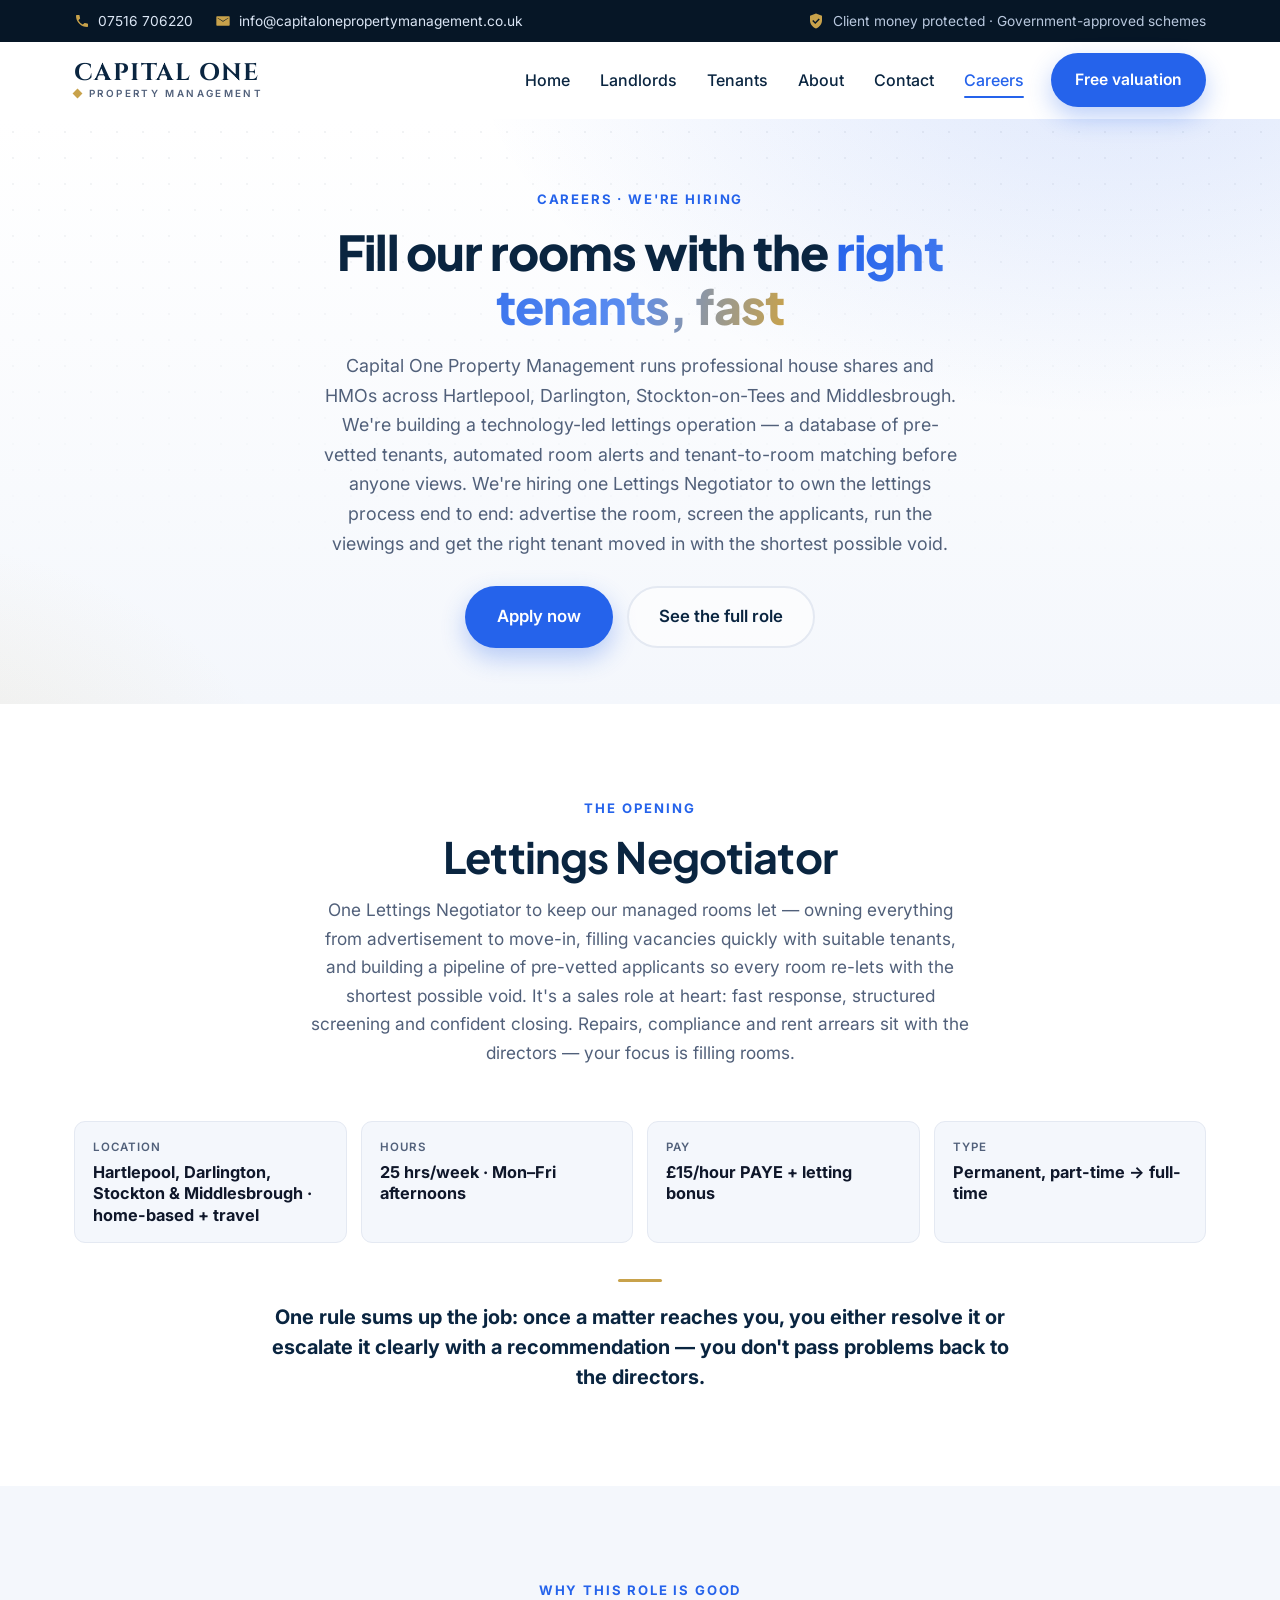
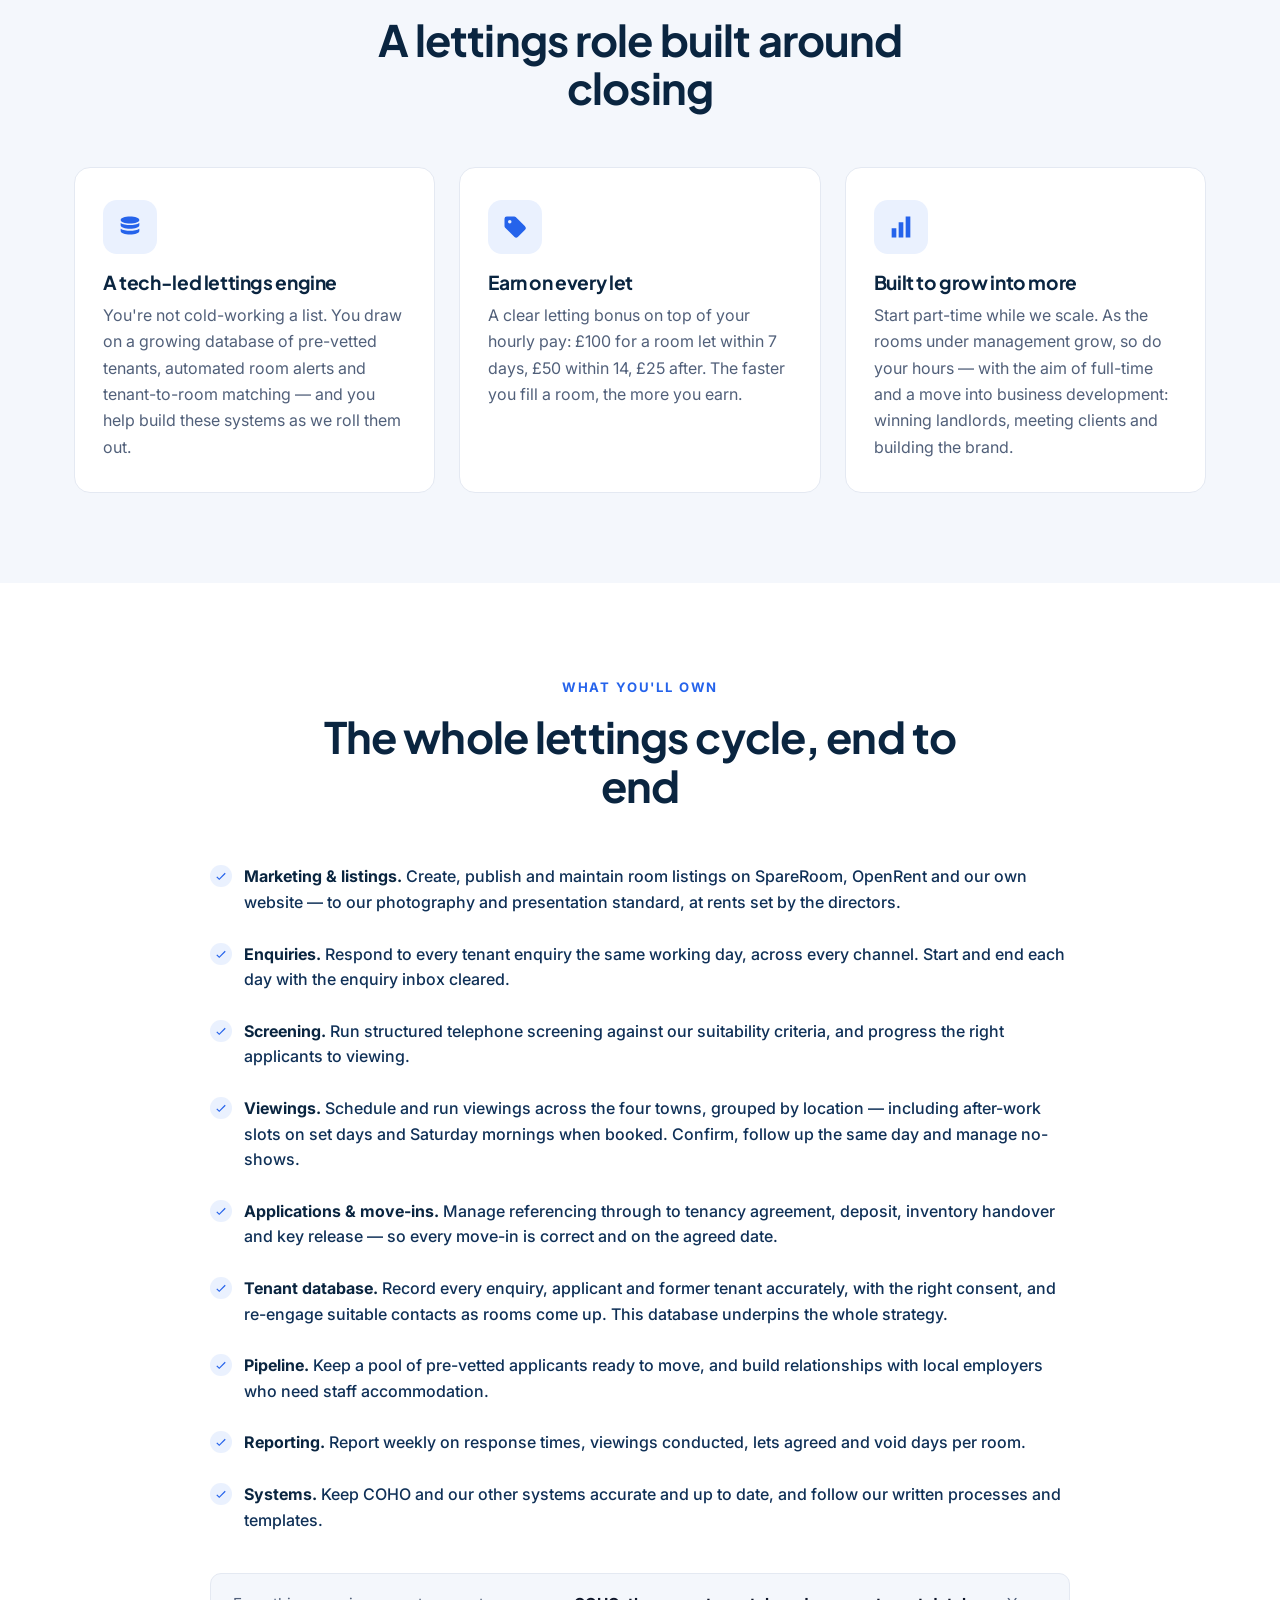
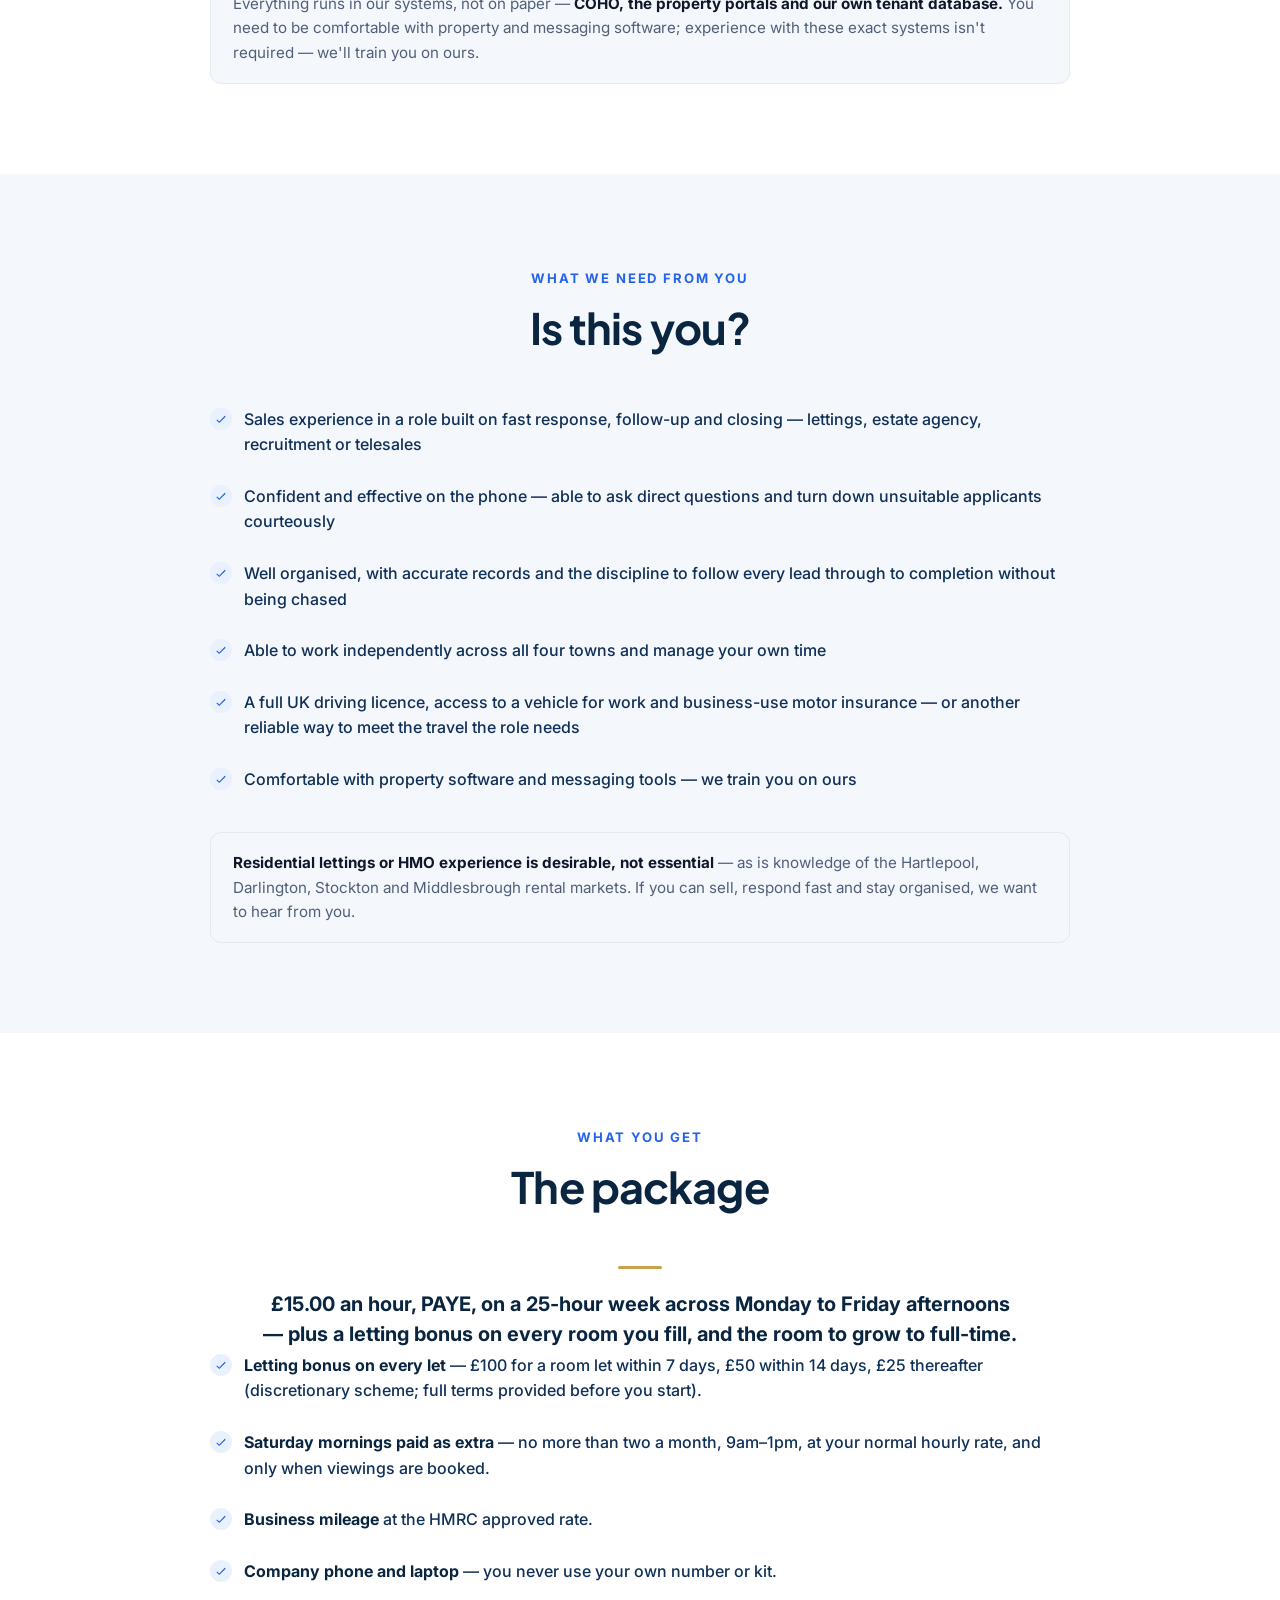
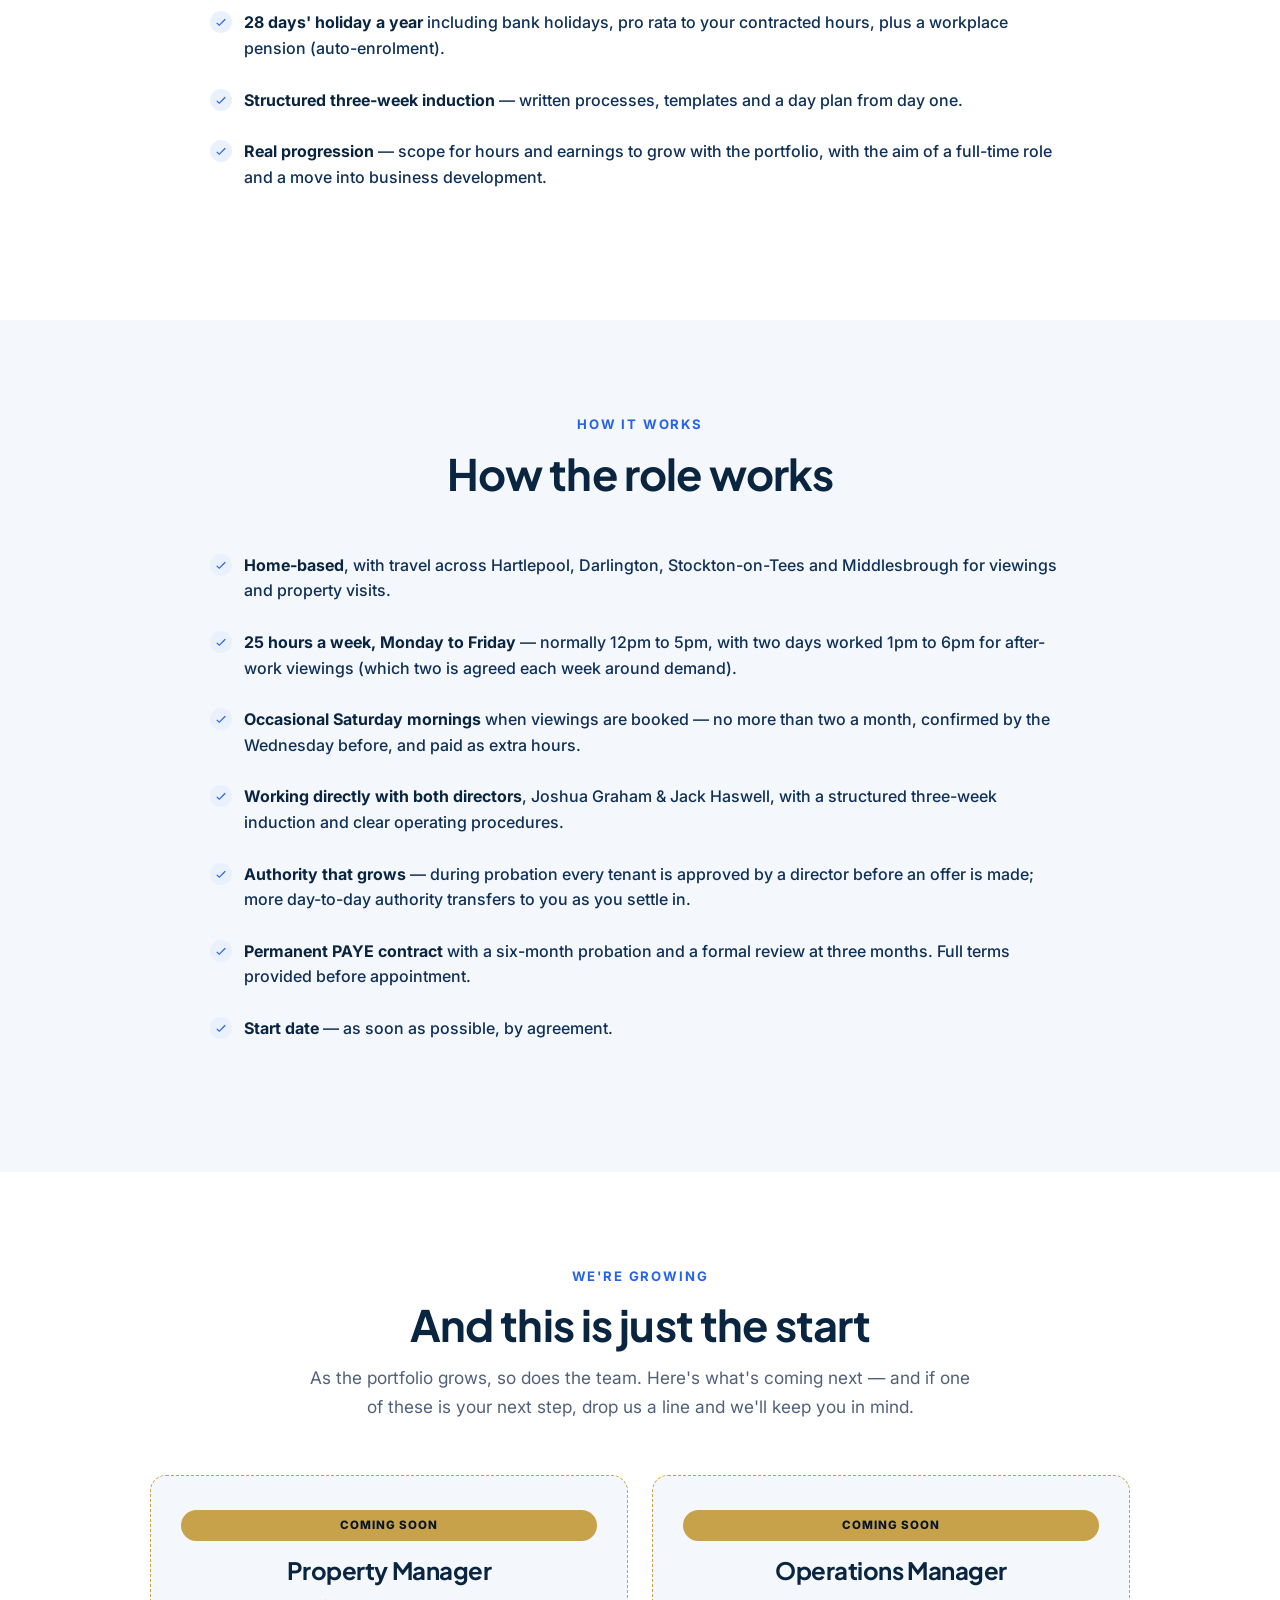
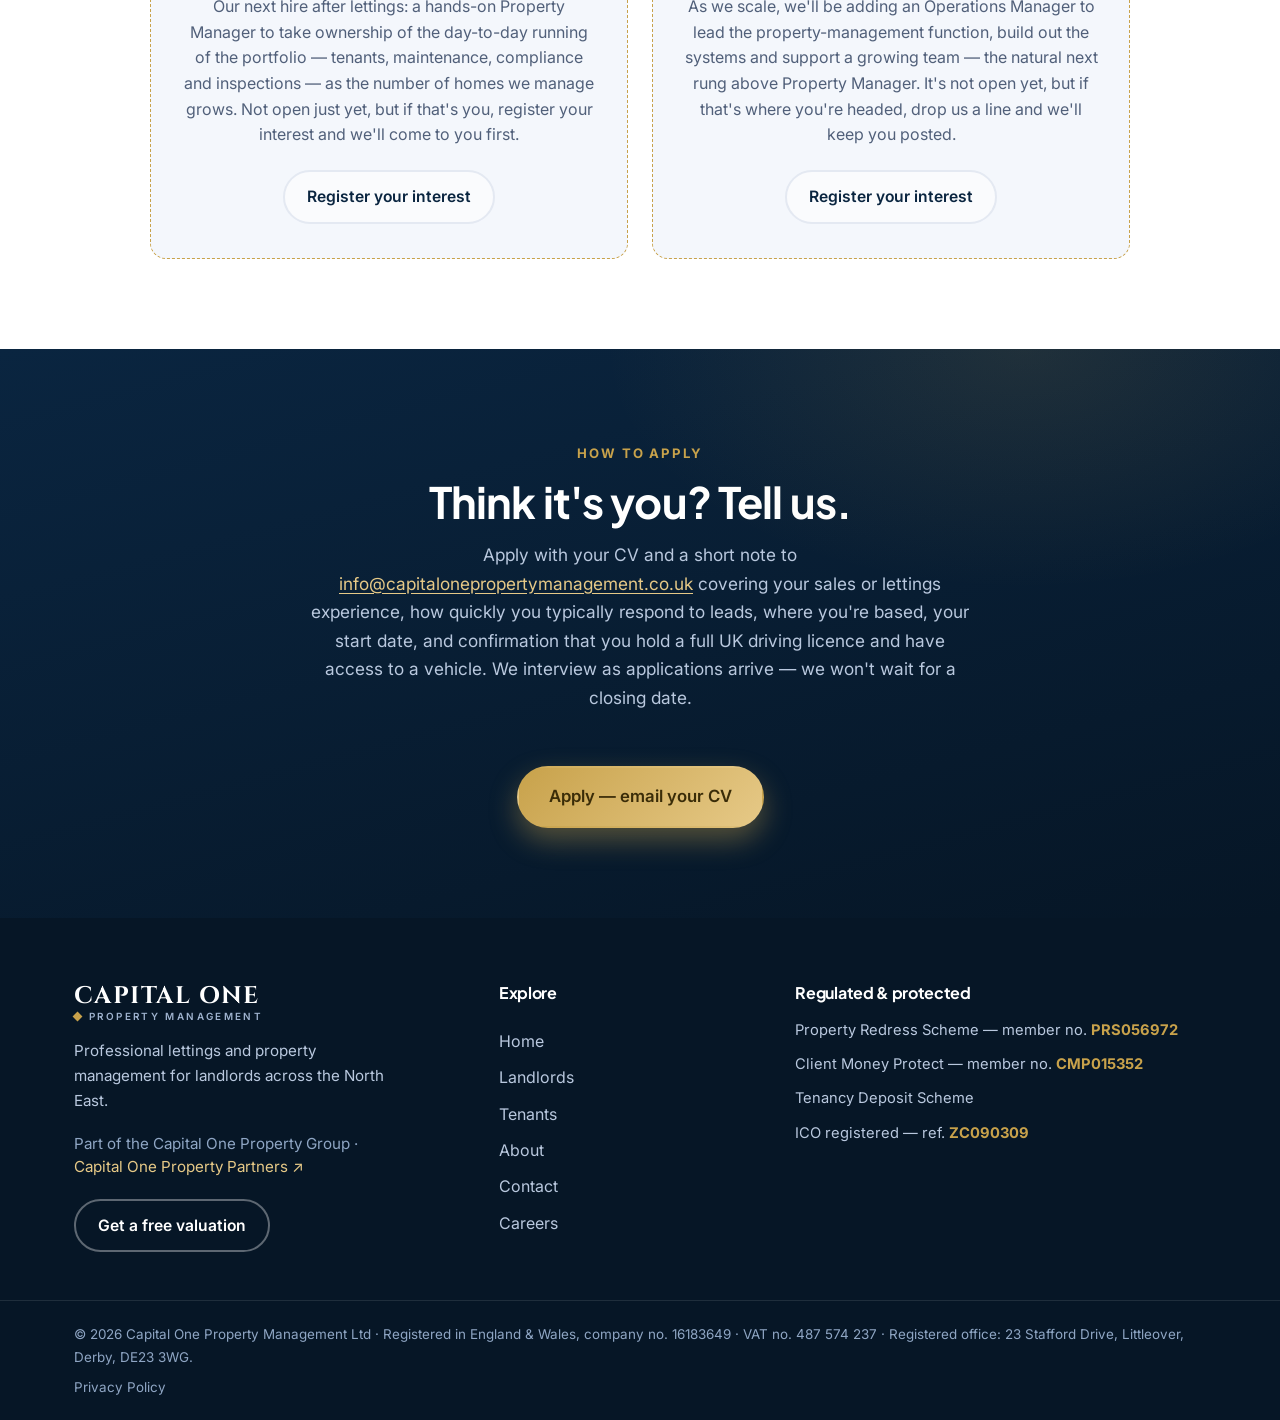
<file: careers.html>
<!DOCTYPE html>
<html lang="en-GB">
<head>
  <meta charset="UTF-8" />
  <meta name="viewport" content="width=device-width, initial-scale=1.0" />
  <title>Careers | Capital One Property Management</title>
  <meta name="description" content="We're hiring a Lettings Negotiator to keep our rooms let across Hartlepool, Darlington, Stockton-on-Tees and Middlesbrough. £15/hour PAYE plus a letting bonus on every let, 25 hours a week, home-based with local travel. Apply today." />
  <meta property="og:title" content="Careers — Lettings Negotiator | Capital One Property Management" />
  <meta property="og:description" content="Own our lettings end to end — advertise, screen, view and move tenants in. £15/hour PAYE plus letting bonuses, part-time growing to full-time. Hartlepool, Darlington, Stockton & Middlesbrough." />
  <meta property="og:type" content="website" />
  <meta property="og:locale" content="en_GB" />
  <link rel="icon" href="assets/img/favicon.svg" type="image/svg+xml" />
  <link rel="preconnect" href="https://fonts.googleapis.com" />
  <link rel="preconnect" href="https://fonts.gstatic.com" crossorigin />
  <link href="https://fonts.googleapis.com/css2?family=Cinzel:wght@600;700&family=Inter:wght@400;500;600;700&family=Plus+Jakarta+Sans:wght@600;700;800&display=swap" rel="stylesheet" />
  <link rel="stylesheet" href="assets/css/styles.css" />
  <style>
    /* Careers — two-up "coming soon" cards */
    .comingsoon-grid { display: grid; grid-template-columns: 1fr 1fr; gap: 24px; max-width: 980px; margin: 0 auto; align-items: stretch; }
    .comingsoon-grid .comingsoon { max-width: none; margin: 0; display: flex; flex-direction: column; }
    .comingsoon-grid .comingsoon p { margin-bottom: 22px; }
    .comingsoon-grid .comingsoon .btn { margin-top: auto; align-self: center; }
    @media (max-width: 760px) { .comingsoon-grid { grid-template-columns: 1fr; } }
  </style>
</head>
<body>
  <a class="skip-link" href="#main">Skip to content</a>
  <div class="scrollbar" id="scrollbar" aria-hidden="true"></div>

  <div class="utilbar">
    <div class="container utilbar__inner">
      <div class="utilbar__contact">
        <a href="tel:+447516706220" class="utilbar__item"><svg viewBox="0 0 24 24" aria-hidden="true"><path d="M6.6 10.8a15.1 15.1 0 0 0 6.6 6.6l2.2-2.2c.3-.3.7-.4 1-.2 1.1.4 2.4.6 3.6.6.6 0 1 .4 1 1V20c0 .6-.4 1-1 1A17 17 0 0 1 3 4c0-.6.4-1 1-1h3.5c.6 0 1 .4 1 1 0 1.3.2 2.5.6 3.6.1.4 0 .8-.3 1z"/></svg><span>07516 706220</span></a>
        <a href="mailto:info@capitalonepropertymanagement.co.uk" class="utilbar__item utilbar__item--email"><svg viewBox="0 0 24 24" aria-hidden="true"><path d="M3 5h18a1 1 0 0 1 1 1v12a1 1 0 0 1-1 1H3a1 1 0 0 1-1-1V6a1 1 0 0 1 1-1zm9 7L4 7v1l8 5 8-5V7z"/></svg><span>info@capitalonepropertymanagement.co.uk</span></a>
      </div>
      <div class="utilbar__badge"><svg viewBox="0 0 24 24" aria-hidden="true"><path d="M12 2 4 5v6c0 5 3.4 9.4 8 11 4.6-1.6 8-6 8-11V5l-8-3zm-1 14-4-4 1.4-1.4L11 13.2l4.6-4.6L17 10l-6 6z"/></svg><span>Client money protected &middot; Government-approved schemes</span></div>
    </div>
  </div>

  <header class="header" id="header">
    <div class="container header__inner">
      <a href="index.html" class="brand" aria-label="Capital One Property Management home">
        <span class="brand__name">Capital One</span>
        <span class="brand__sub"><i class="brand__diamond" aria-hidden="true"></i>Property Management</span>
      </a>
      <nav class="nav" id="nav" aria-label="Primary">
        <a href="index.html" class="nav__link">Home</a>
        <a href="landlords.html" class="nav__link">Landlords</a>
        <a href="tenants.html" class="nav__link">Tenants</a>
        <a href="about.html" class="nav__link">About</a>
        <a href="contact.html" class="nav__link">Contact</a>
        <a href="careers.html" class="nav__link is-active" aria-current="page">Careers</a>
        <a href="contact.html" class="btn btn--primary nav__cta">Free valuation</a>
      </nav>
      <button class="nav-toggle" id="navToggle" aria-label="Open menu" aria-expanded="false" aria-controls="nav"><span></span><span></span><span></span></button>
    </div>
  </header>

  <main id="main">
    <!-- PAGE HERO -->
    <section class="pagehero">
      <div class="hero__bg" aria-hidden="true"></div>
      <div class="container pagehero__inner reveal">
        <span class="eyebrow">Careers &middot; We're hiring</span>
        <h1>Fill our rooms with the <span class="grad-text">right tenants, fast</span></h1>
        <p>Capital One Property Management runs professional house shares and HMOs across Hartlepool, Darlington, Stockton-on-Tees and Middlesbrough. We're building a technology-led lettings operation — a database of pre-vetted tenants, automated room alerts and tenant-to-room matching before anyone views. We're hiring one Lettings Negotiator to own the lettings process end to end: advertise the room, screen the applicants, run the viewings and get the right tenant moved in with the shortest possible void.</p>
        <div class="pagehero__cta">
          <a href="#apply" class="btn btn--primary btn--lg">Apply now</a>
          <a href="#role" class="btn btn--ghost btn--lg">See the full role</a>
        </div>
      </div>
    </section>

    <!-- ROLE OVERVIEW -->
    <section class="section" id="role">
      <div class="container">
        <div class="section__head reveal">
          <span class="eyebrow">The opening</span>
          <h2>Lettings Negotiator</h2>
          <p>One Lettings Negotiator to keep our managed rooms let — owning everything from advertisement to move-in, filling vacancies quickly with suitable tenants, and building a pipeline of pre-vetted applicants so every room re-lets with the shortest possible void. It's a sales role at heart: fast response, structured screening and confident closing. Repairs, compliance and rent arrears sit with the directors — your focus is filling rooms.</p>
        </div>
        <dl class="jobfacts reveal">
          <div><dt>Location</dt><dd>Hartlepool, Darlington, Stockton &amp; Middlesbrough · home-based + travel</dd></div>
          <div><dt>Hours</dt><dd>25 hrs/week · Mon–Fri afternoons</dd></div>
          <div><dt>Pay</dt><dd>£15/hour PAYE + letting bonus</dd></div>
          <div><dt>Type</dt><dd>Permanent, part-time → full-time</dd></div>
        </dl>
        <div class="jobcallout reveal"><p>One rule sums up the job: once a matter reaches you, you either resolve it or escalate it clearly with a recommendation — you don't pass problems back to the directors.</p></div>
      </div>
    </section>

    <!-- WHY THIS ROLE -->
    <section class="section section--alt" id="why">
      <div class="container">
        <div class="section__head reveal">
          <span class="eyebrow">Why this role is good</span>
          <h2>A lettings role built around closing</h2>
        </div>
        <div class="features">
          <div class="feature reveal"><div class="feature__icon"><svg viewBox="0 0 24 24"><path d="M12 3c4.4 0 8 1.3 8 3s-3.6 3-8 3-8-1.3-8-3 3.6-3 8-3zm8 5.5v2c0 1.7-3.6 3-8 3s-8-1.3-8-3v-2c1.8 1.2 5 1.8 8 1.8s6.2-.6 8-1.8zm0 5v2c0 1.7-3.6 3-8 3s-8-1.3-8-3v-2c1.8 1.2 5 1.8 8 1.8s6.2-.6 8-1.8z"/></svg></div><h3>A tech-led lettings engine</h3><p>You're not cold-working a list. You draw on a growing database of pre-vetted tenants, automated room alerts and tenant-to-room matching — and you help build these systems as we roll them out.</p></div>
          <div class="feature reveal"><div class="feature__icon"><svg viewBox="0 0 24 24"><path fill-rule="evenodd" d="M20.6 11.4 12.6 3.4A2 2 0 0 0 11.2 3H5a2 2 0 0 0-2 2v6.2a2 2 0 0 0 .6 1.4l8 8a2 2 0 0 0 2.8 0l6.2-6.2a2 2 0 0 0 0-2.8zM7.5 9A1.5 1.5 0 1 1 7.5 6a1.5 1.5 0 0 1 0 3z"/></svg></div><h3>Earn on every let</h3><p>A clear letting bonus on top of your hourly pay: £100 for a room let within 7 days, £50 within 14, £25 after. The faster you fill a room, the more you earn.</p></div>
          <div class="feature reveal"><div class="feature__icon"><svg viewBox="0 0 24 24"><path d="M4 13h4v8H4v-8zm6-5h4v13h-4V8zm6-5h4v18h-4V3z"/></svg></div><h3>Built to grow into more</h3><p>Start part-time while we scale. As the rooms under management grow, so do your hours — with the aim of full-time and a move into business development: winning landlords, meeting clients and building the brand.</p></div>
        </div>
      </div>
    </section>

    <!-- WHAT YOU OWN -->
    <section class="section" id="own">
      <div class="container">
        <div class="section__head reveal">
          <span class="eyebrow">What you'll own</span>
          <h2>The whole lettings cycle, end to end</h2>
        </div>
        <ul class="ticklist joblist reveal">
          <li><strong>Marketing &amp; listings.</strong> Create, publish and maintain room listings on SpareRoom, OpenRent and our own website — to our photography and presentation standard, at rents set by the directors.</li>
          <li><strong>Enquiries.</strong> Respond to every tenant enquiry the same working day, across every channel. Start and end each day with the enquiry inbox cleared.</li>
          <li><strong>Screening.</strong> Run structured telephone screening against our suitability criteria, and progress the right applicants to viewing.</li>
          <li><strong>Viewings.</strong> Schedule and run viewings across the four towns, grouped by location — including after-work slots on set days and Saturday mornings when booked. Confirm, follow up the same day and manage no-shows.</li>
          <li><strong>Applications &amp; move-ins.</strong> Manage referencing through to tenancy agreement, deposit, inventory handover and key release — so every move-in is correct and on the agreed date.</li>
          <li><strong>Tenant database.</strong> Record every enquiry, applicant and former tenant accurately, with the right consent, and re-engage suitable contacts as rooms come up. This database underpins the whole strategy.</li>
          <li><strong>Pipeline.</strong> Keep a pool of pre-vetted applicants ready to move, and build relationships with local employers who need staff accommodation.</li>
          <li><strong>Reporting.</strong> Report weekly on response times, viewings conducted, lets agreed and void days per room.</li>
          <li><strong>Systems.</strong> Keep COHO and our other systems accurate and up to date, and follow our written processes and templates.</li>
        </ul>
        <div class="jobnote reveal">Everything runs in our systems, not on paper — <strong>COHO, the property portals and our own tenant database.</strong> You need to be comfortable with property and messaging software; experience with these exact systems isn't required — we'll train you on ours.</div>
      </div>
    </section>

    <!-- WHAT WE NEED -->
    <section class="section section--alt" id="need">
      <div class="container">
        <div class="section__head reveal">
          <span class="eyebrow">What we need from you</span>
          <h2>Is this you?</h2>
        </div>
        <ul class="ticklist joblist reveal">
          <li>Sales experience in a role built on fast response, follow-up and closing — lettings, estate agency, recruitment or telesales</li>
          <li>Confident and effective on the phone — able to ask direct questions and turn down unsuitable applicants courteously</li>
          <li>Well organised, with accurate records and the discipline to follow every lead through to completion without being chased</li>
          <li>Able to work independently across all four towns and manage your own time</li>
          <li>A full UK driving licence, access to a vehicle for work and business-use motor insurance — or another reliable way to meet the travel the role needs</li>
          <li>Comfortable with property software and messaging tools — we train you on ours</li>
        </ul>
        <div class="jobnote reveal"><strong>Residential lettings or HMO experience is desirable, not essential</strong> — as is knowledge of the Hartlepool, Darlington, Stockton and Middlesbrough rental markets. If you can sell, respond fast and stay organised, we want to hear from you.</div>
      </div>
    </section>

    <!-- WHAT YOU GET -->
    <section class="section" id="package">
      <div class="container">
        <div class="section__head reveal">
          <span class="eyebrow">What you get</span>
          <h2>The package</h2>
        </div>
        <div class="jobcallout reveal"><p>£15.00 an hour, PAYE, on a 25-hour week across Monday to Friday afternoons — plus a letting bonus on every room you fill, and the room to grow to full-time.</p></div>
        <ul class="ticklist joblist reveal">
          <li><strong>Letting bonus on every let</strong> — £100 for a room let within 7 days, £50 within 14 days, £25 thereafter (discretionary scheme; full terms provided before you start).</li>
          <li><strong>Saturday mornings paid as extra</strong> — no more than two a month, 9am–1pm, at your normal hourly rate, and only when viewings are booked.</li>
          <li><strong>Business mileage</strong> at the HMRC approved rate.</li>
          <li><strong>Company phone and laptop</strong> — you never use your own number or kit.</li>
          <li><strong>28 days' holiday a year</strong> including bank holidays, pro rata to your contracted hours, plus a workplace pension (auto-enrolment).</li>
          <li><strong>Structured three-week induction</strong> — written processes, templates and a day plan from day one.</li>
          <li><strong>Real progression</strong> — scope for hours and earnings to grow with the portfolio, with the aim of a full-time role and a move into business development.</li>
        </ul>
      </div>
    </section>

    <!-- PRACTICAL BITS -->
    <section class="section section--alt" id="practical">
      <div class="container">
        <div class="section__head reveal">
          <span class="eyebrow">How it works</span>
          <h2>How the role works</h2>
        </div>
        <ul class="ticklist joblist reveal">
          <li><strong>Home-based</strong>, with travel across Hartlepool, Darlington, Stockton-on-Tees and Middlesbrough for viewings and property visits.</li>
          <li><strong>25 hours a week, Monday to Friday</strong> — normally 12pm to 5pm, with two days worked 1pm to 6pm for after-work viewings (which two is agreed each week around demand).</li>
          <li><strong>Occasional Saturday mornings</strong> when viewings are booked — no more than two a month, confirmed by the Wednesday before, and paid as extra hours.</li>
          <li><strong>Working directly with both directors</strong>, Joshua Graham &amp; Jack Haswell, with a structured three-week induction and clear operating procedures.</li>
          <li><strong>Authority that grows</strong> — during probation every tenant is approved by a director before an offer is made; more day-to-day authority transfers to you as you settle in.</li>
          <li><strong>Permanent PAYE contract</strong> with a six-month probation and a formal review at three months. Full terms provided before appointment.</li>
          <li><strong>Start date</strong> — as soon as possible, by agreement.</li>
        </ul>
      </div>
    </section>

    <!-- WE'RE GROWING -->
    <section class="section" id="growing">
      <div class="container">
        <div class="section__head reveal">
          <span class="eyebrow">We're growing</span>
          <h2>And this is just the start</h2>
          <p>As the portfolio grows, so does the team. Here's what's coming next — and if one of these is your next step, drop us a line and we'll keep you in mind.</p>
        </div>
        <div class="comingsoon-grid reveal">
          <div class="comingsoon">
            <span class="comingsoon__flag">Coming soon</span>
            <h3>Property Manager</h3>
            <p>Our next hire after lettings: a hands-on Property Manager to take ownership of the day-to-day running of the portfolio — tenants, maintenance, compliance and inspections — as the number of homes we manage grows. Not open just yet, but if that's you, register your interest and we'll come to you first.</p>
            <a href="mailto:info@capitalonepropertymanagement.co.uk?subject=Property%20Manager%20%E2%80%94%20register%20interest" class="btn btn--ghost">Register your interest</a>
          </div>
          <div class="comingsoon">
            <span class="comingsoon__flag">Coming soon</span>
            <h3>Operations Manager</h3>
            <p>As we scale, we'll be adding an Operations Manager to lead the property-management function, build out the systems and support a growing team — the natural next rung above Property Manager. It's not open yet, but if that's where you're headed, drop us a line and we'll keep you posted.</p>
            <a href="mailto:info@capitalonepropertymanagement.co.uk?subject=Operations%20Manager%20%E2%80%94%20register%20interest" class="btn btn--ghost">Register your interest</a>
          </div>
        </div>
      </div>
    </section>

    <!-- HOW TO APPLY -->
    <section class="section section--dark" id="apply">
      <div class="container">
        <div class="section__head section__head--light reveal">
          <span class="eyebrow eyebrow--gold">How to apply</span>
          <h2>Think it's you? Tell us.</h2>
          <p>Apply with your CV and a short note to <a href="mailto:info@capitalonepropertymanagement.co.uk?subject=Lettings%20Negotiator%20application">info@capitalonepropertymanagement.co.uk</a> covering your sales or lettings experience, how quickly you typically respond to leads, where you're based, your start date, and confirmation that you hold a full UK driving licence and have access to a vehicle. We interview as applications arrive — we won't wait for a closing date.</p>
        </div>
        <div class="section__cta reveal">
          <a href="mailto:info@capitalonepropertymanagement.co.uk?subject=Lettings%20Negotiator%20application" class="btn btn--gold btn--lg">Apply — email your CV</a>
        </div>
      </div>
    </section>
  </main>

  <footer class="footer">
    <div class="container footer__inner">
      <div class="footer__brand">
        <a href="index.html" class="brand brand--light"><span class="brand__name">Capital One</span><span class="brand__sub"><i class="brand__diamond" aria-hidden="true"></i>Property Management</span></a>
        <p>Professional lettings and property management for landlords across the North East.</p>
        <p class="footer__group">Part of the Capital One Property Group &middot; <a href="https://capitalonepropertypartners.com" target="_blank" rel="noopener">Capital One Property Partners ↗</a></p>
        <a href="contact.html" class="btn btn--ghost btn--light">Get a free valuation</a>
      </div>
      <nav class="footer__nav" aria-label="Footer">
        <h4>Explore</h4>
        <a href="index.html">Home</a><a href="landlords.html">Landlords</a><a href="tenants.html">Tenants</a><a href="about.html">About</a><a href="contact.html">Contact</a><a href="careers.html">Careers</a>
      </nav>
      <div class="footer__legal-block">
        <h4>Regulated &amp; protected</h4>
        <ul>
          <li>Property Redress Scheme — member no. <strong>PRS056972</strong></li>
          <li>Client Money Protect — member no. <strong>CMP015352</strong></li>
          <li>Tenancy Deposit Scheme</li>
          <li>ICO registered — ref. <strong>ZC090309</strong></li>
        </ul>
      </div>
    </div>
    <div class="footer__bar">
      <div class="container footer__bar-inner">
        <p>&copy; <span id="year">2026</span> Capital One Property Management Ltd &middot; Registered in England &amp; Wales, company no. 16183649 &middot; VAT no. 487 574 237 &middot; Registered office: 23 Stafford Drive, Littleover, Derby, DE23 3WG.</p>
        <a class="footer__bar-link" href="privacy.html">Privacy Policy</a>
      </div>
    </div>
  </footer>

  <button class="totop" id="toTop" aria-label="Back to top"><svg viewBox="0 0 24 24"><path d="M12 8l-6 6 1.4 1.4L12 10.8l4.6 4.6L18 14z"/></svg></button>
  <a href="#apply" class="floatcta" aria-label="Apply for the Lettings Negotiator role">Apply now</a>
  <script src="assets/js/script.js" defer></script>
  <!-- Cloudflare Web Analytics --><script type='module' src='https://static.cloudflareinsights.com/beacon.min.js' data-cf-beacon='{"token": "6f27f453384b4929b04c7656e45aa6ba"}'></script><!-- End Cloudflare Web Analytics -->
</body>
</html>
</file>
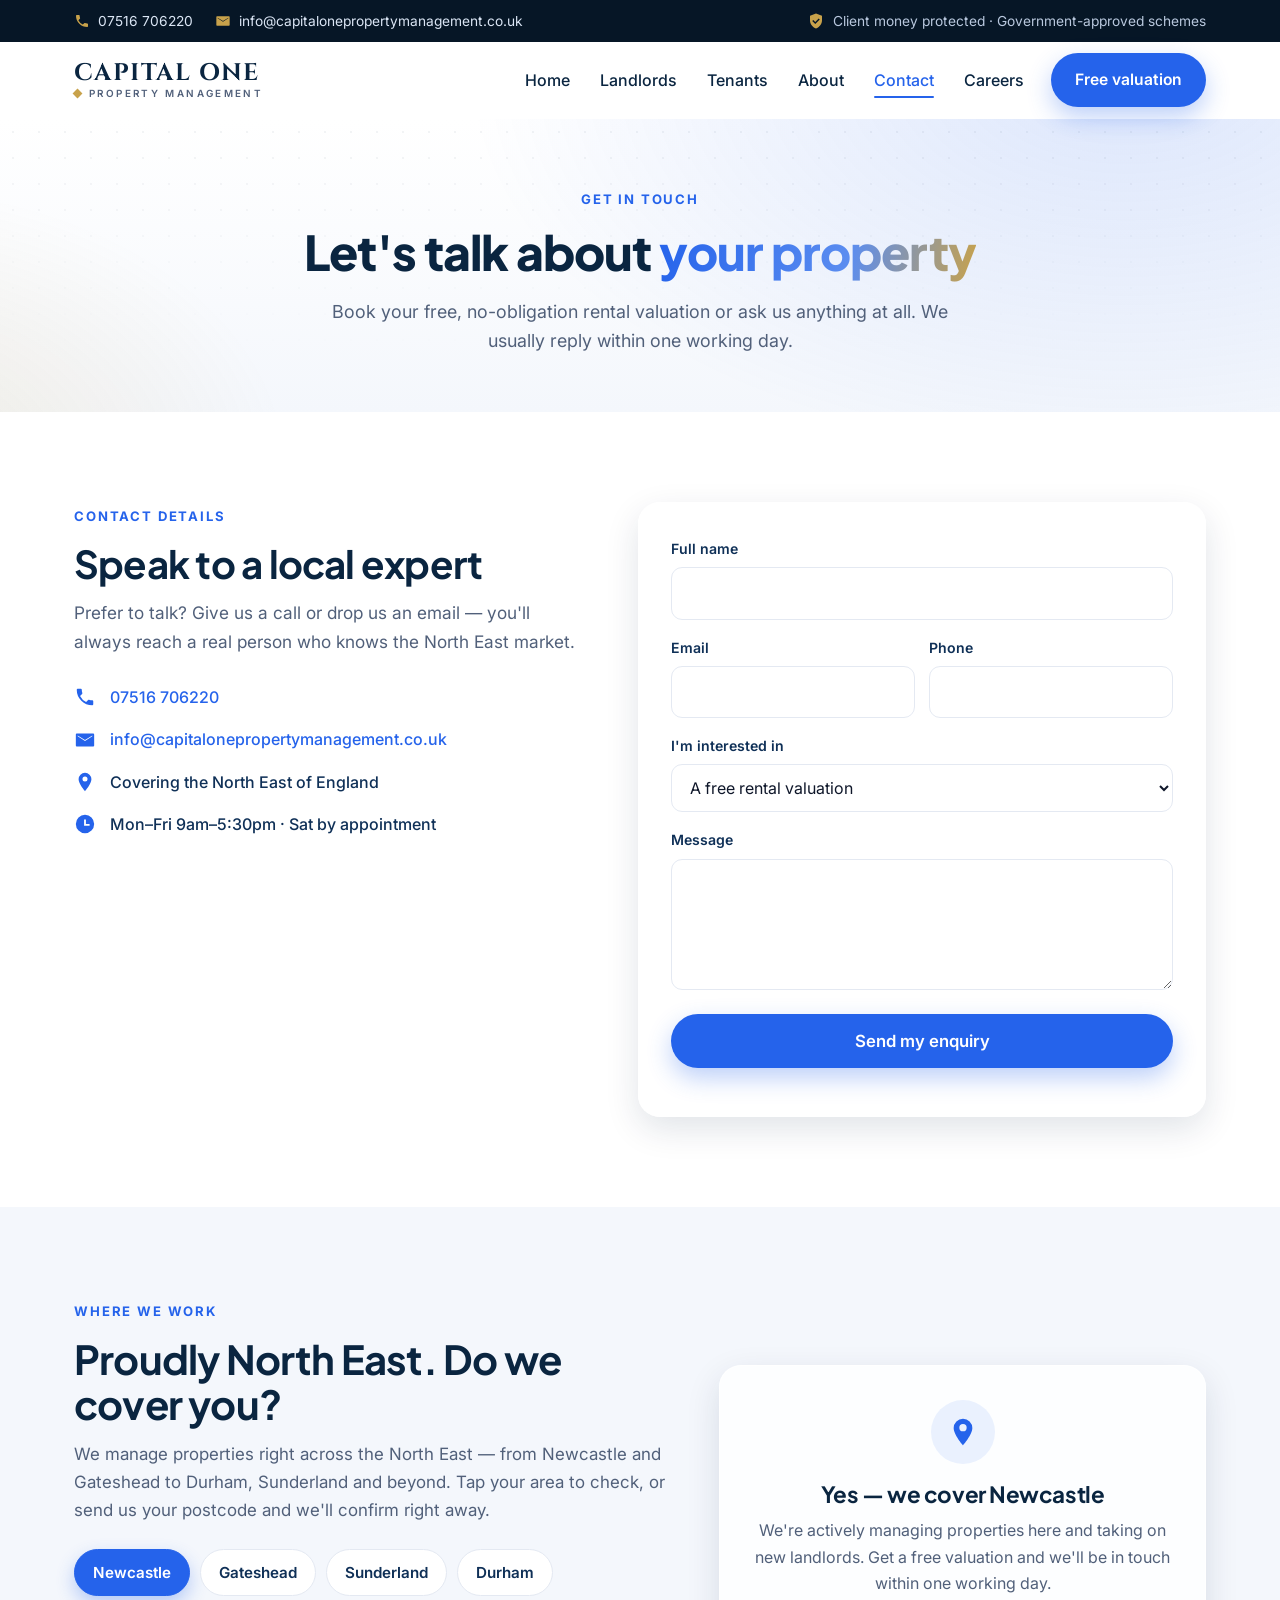
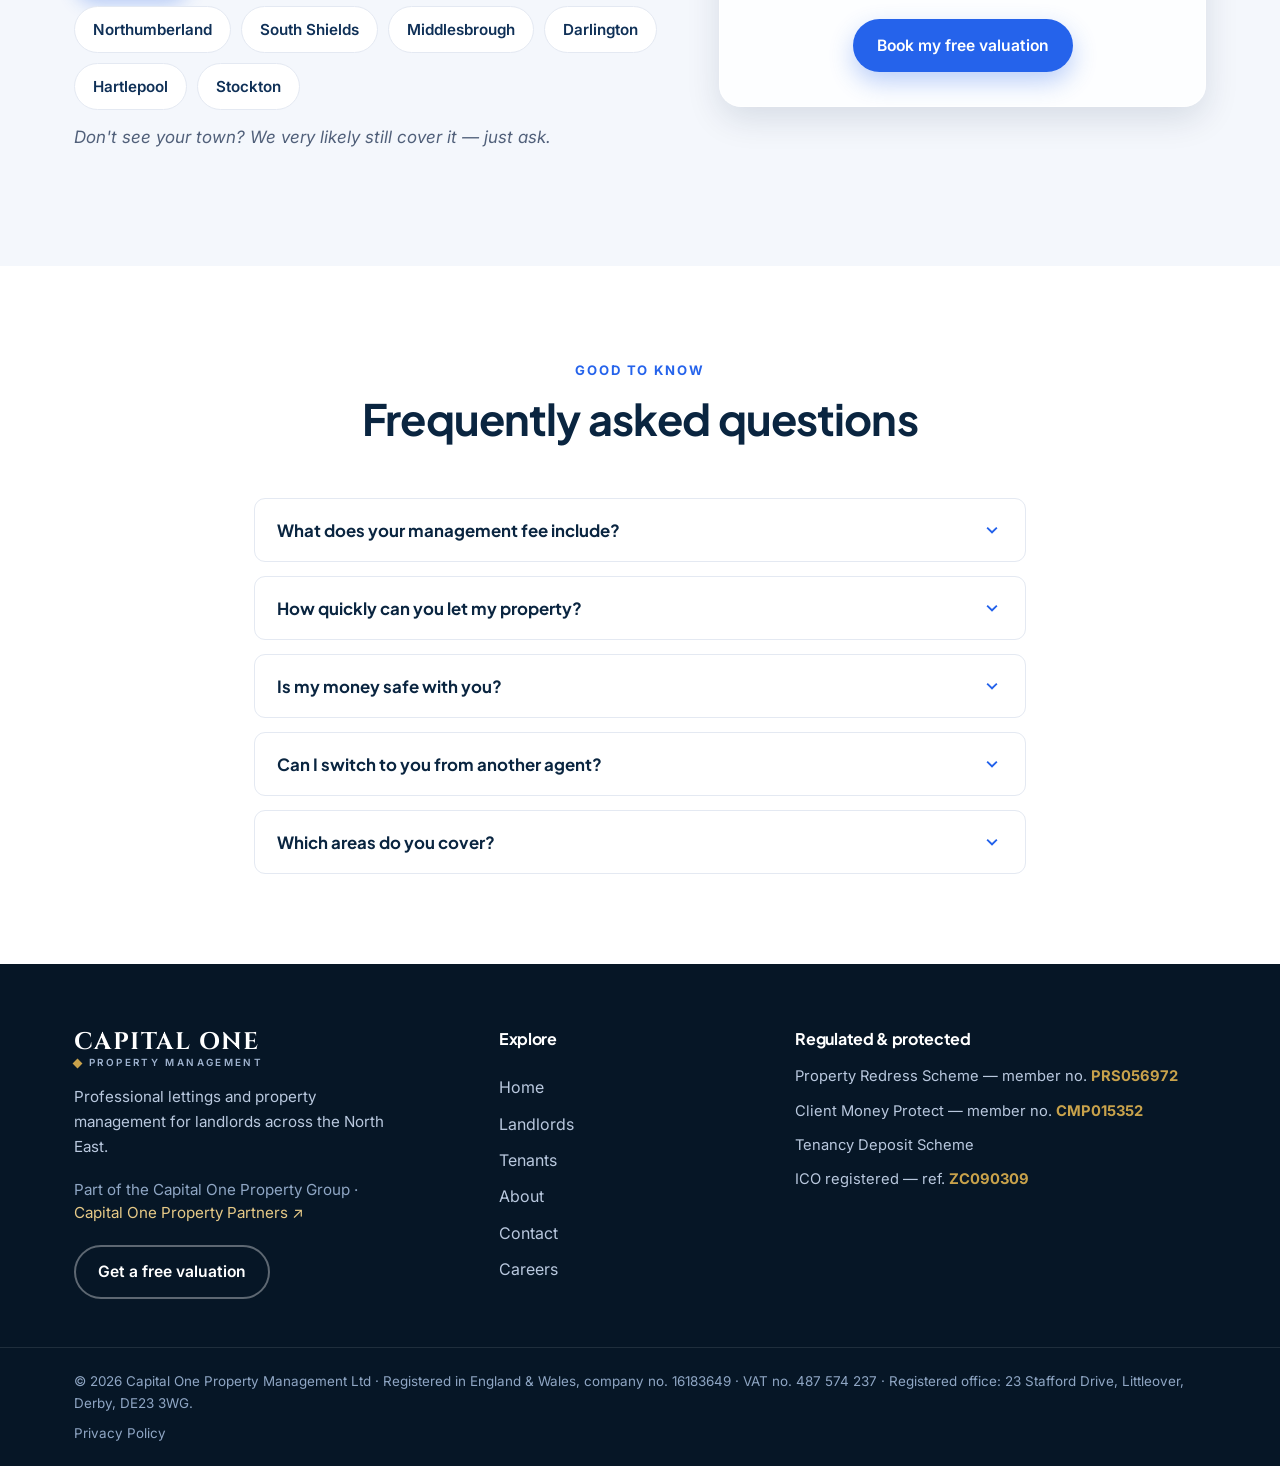
<file: contact.html>
<!DOCTYPE html>
<html lang="en-GB">
<head>
  <meta charset="UTF-8" />
  <meta name="viewport" content="width=device-width, initial-scale=1.0" />
  <title>Contact Us | Capital One Property Management</title>
  <meta name="description" content="Get in touch with Capital One Property Management. Book a free rental valuation or ask us anything — covering landlords across the North East. Call 07516 706220 or email info@capitalonepropertymanagement.co.uk." />
  <meta property="og:title" content="Contact | Capital One Property Management" />
  <meta property="og:description" content="Book your free rental valuation or ask us anything. Covering the North East." />
  <meta property="og:type" content="website" />
  <meta property="og:locale" content="en_GB" />
  <link rel="icon" href="assets/img/favicon.svg" type="image/svg+xml" />
  <link rel="preconnect" href="https://fonts.googleapis.com" />
  <link rel="preconnect" href="https://fonts.gstatic.com" crossorigin />
  <link href="https://fonts.googleapis.com/css2?family=Cinzel:wght@600;700&family=Inter:wght@400;500;600;700&family=Plus+Jakarta+Sans:wght@600;700;800&display=swap" rel="stylesheet" />
  <link rel="stylesheet" href="assets/css/styles.css" />
</head>
<body>
  <a class="skip-link" href="#main">Skip to content</a>
  <div class="scrollbar" id="scrollbar" aria-hidden="true"></div>

  <div class="utilbar">
    <div class="container utilbar__inner">
      <div class="utilbar__contact">
        <a href="tel:+447516706220" class="utilbar__item"><svg viewBox="0 0 24 24" aria-hidden="true"><path d="M6.6 10.8a15.1 15.1 0 0 0 6.6 6.6l2.2-2.2c.3-.3.7-.4 1-.2 1.1.4 2.4.6 3.6.6.6 0 1 .4 1 1V20c0 .6-.4 1-1 1A17 17 0 0 1 3 4c0-.6.4-1 1-1h3.5c.6 0 1 .4 1 1 0 1.3.2 2.5.6 3.6.1.4 0 .8-.3 1z"/></svg><span>07516 706220</span></a>
        <a href="mailto:info@capitalonepropertymanagement.co.uk" class="utilbar__item utilbar__item--email"><svg viewBox="0 0 24 24" aria-hidden="true"><path d="M3 5h18a1 1 0 0 1 1 1v12a1 1 0 0 1-1 1H3a1 1 0 0 1-1-1V6a1 1 0 0 1 1-1zm9 7L4 7v1l8 5 8-5V7z"/></svg><span>info@capitalonepropertymanagement.co.uk</span></a>
      </div>
      <div class="utilbar__badge"><svg viewBox="0 0 24 24" aria-hidden="true"><path d="M12 2 4 5v6c0 5 3.4 9.4 8 11 4.6-1.6 8-6 8-11V5l-8-3zm-1 14-4-4 1.4-1.4L11 13.2l4.6-4.6L17 10l-6 6z"/></svg><span>Client money protected &middot; Government-approved schemes</span></div>
    </div>
  </div>

  <header class="header" id="header">
    <div class="container header__inner">
      <a href="index.html" class="brand" aria-label="Capital One Property Management home">
        <span class="brand__name">Capital One</span>
        <span class="brand__sub"><i class="brand__diamond" aria-hidden="true"></i>Property Management</span>
      </a>
      <nav class="nav" id="nav" aria-label="Primary">
        <a href="index.html" class="nav__link">Home</a>
        <a href="landlords.html" class="nav__link">Landlords</a>
        <a href="tenants.html" class="nav__link">Tenants</a>
        <a href="about.html" class="nav__link">About</a>
        <a href="contact.html" class="nav__link is-active" aria-current="page">Contact</a>
        <a href="careers.html" class="nav__link">Careers</a>
        <a href="#contact-form" class="btn btn--primary nav__cta">Free valuation</a>
      </nav>
      <button class="nav-toggle" id="navToggle" aria-label="Open menu" aria-expanded="false" aria-controls="nav"><span></span><span></span><span></span></button>
    </div>
  </header>

  <main id="main">
    <!-- PAGE HERO -->
    <section class="pagehero">
      <div class="hero__bg" aria-hidden="true"></div>
      <div class="container pagehero__inner reveal">
        <span class="eyebrow">Get in touch</span>
        <h1>Let's talk about <span class="grad-text">your property</span></h1>
        <p>Book your free, no-obligation rental valuation or ask us anything at all. We usually reply within one working day.</p>
      </div>
    </section>

    <!-- CONTACT -->
    <section class="section" id="contact-form">
      <div class="container">
        <div class="contact">
          <div class="contact__intro reveal">
            <span class="eyebrow">Contact details</span>
            <h2>Speak to a local expert</h2>
            <p>Prefer to talk? Give us a call or drop us an email — you'll always reach a real person who knows the North East market.</p>
            <ul class="contact__details">
              <li><svg viewBox="0 0 24 24"><path d="M6.6 10.8a15.1 15.1 0 0 0 6.6 6.6l2.2-2.2c.3-.3.7-.4 1-.2 1.1.4 2.4.6 3.6.6.6 0 1 .4 1 1V20c0 .6-.4 1-1 1A17 17 0 0 1 3 4c0-.6.4-1 1-1h3.5c.6 0 1 .4 1 1 0 1.3.2 2.5.6 3.6.1.4 0 .8-.3 1z"/></svg><a href="tel:+447516706220">07516 706220</a></li>
              <li><svg viewBox="0 0 24 24"><path d="M3 5h18a1 1 0 0 1 1 1v12a1 1 0 0 1-1 1H3a1 1 0 0 1-1-1V6a1 1 0 0 1 1-1zm9 7L4 7v1l8 5 8-5V7z"/></svg><a href="mailto:info@capitalonepropertymanagement.co.uk">info@capitalonepropertymanagement.co.uk</a></li>
              <li><svg viewBox="0 0 24 24"><path d="M12 2a7 7 0 0 0-7 7c0 5 7 13 7 13s7-8 7-13a7 7 0 0 0-7-7zm0 9.5A2.5 2.5 0 1 1 12 6a2.5 2.5 0 0 1 0 5.5z"/></svg><span>Covering the North East of England</span></li>
              <li><svg viewBox="0 0 24 24"><path d="M12 2a10 10 0 1 0 0 20 10 10 0 0 0 0-20zm1 10h4v2h-6V7h2v5z"/></svg><span>Mon–Fri 9am–5:30pm &middot; Sat by appointment</span></li>
            </ul>
          </div>
          <form class="contact__form glass" id="contactForm" name="contact" method="POST" data-netlify="true" netlify-honeypot="bot-field" novalidate>
            <input type="hidden" name="form-name" value="contact" />
            <p class="hp-field" hidden><label>Leave this empty: <input name="bot-field" tabindex="-1" autocomplete="off" /></label></p>
            <div class="field"><label for="cf-name">Full name</label><input type="text" id="cf-name" name="name" autocomplete="name" required /></div>
            <div class="field-row">
              <div class="field"><label for="cf-email">Email</label><input type="email" id="cf-email" name="email" autocomplete="email" required /></div>
              <div class="field"><label for="cf-phone">Phone</label><input type="tel" id="cf-phone" name="phone" autocomplete="tel" required /></div>
            </div>
            <div class="field"><label for="cf-interest">I'm interested in</label>
              <select id="cf-interest" name="interest">
                <option>A free rental valuation</option>
                <option>Fully Managed service</option>
                <option>Tenant-Find service</option>
                <option>Switching from my current agent</option>
                <option>Something else</option>
              </select>
            </div>
            <div class="field"><label for="cf-message">Message</label><textarea id="cf-message" name="message" rows="4"></textarea></div>
            <button type="submit" class="btn btn--primary btn--block btn--lg">Send my enquiry</button>
            <p class="quickform__note" id="formStatus" role="status"></p>
          </form>
        </div>
      </div>
    </section>

    <!-- AREAS -->
    <section class="section section--alt">
      <div class="container areas">
        <div class="areas__content reveal">
          <span class="eyebrow">Where we work</span>
          <h2>Proudly North East. Do we cover you?</h2>
          <p>We manage properties right across the North East — from Newcastle and Gateshead to Durham, Sunderland and beyond. Tap your area to check, or send us your postcode and we'll confirm right away.</p>
          <div class="areas__chips" id="areaChips">
            <button class="chip is-active" data-area="Newcastle">Newcastle</button>
            <button class="chip" data-area="Gateshead">Gateshead</button>
            <button class="chip" data-area="Sunderland">Sunderland</button>
            <button class="chip" data-area="Durham">Durham</button>
            <button class="chip" data-area="Northumberland">Northumberland</button>
            <button class="chip" data-area="South Shields">South Shields</button>
            <button class="chip" data-area="Middlesbrough">Middlesbrough</button>
            <button class="chip" data-area="Darlington">Darlington</button>
            <button class="chip" data-area="Hartlepool">Hartlepool</button>
            <button class="chip" data-area="Stockton">Stockton</button>
          </div>
          <p class="areas__caption">Don't see your town? We very likely still cover it — just ask.</p>
        </div>
        <div class="areas__panel glass reveal" id="areaPanel">
          <div class="areas__panel-icon"><svg viewBox="0 0 24 24"><path d="M12 2a7 7 0 0 0-7 7c0 5 7 13 7 13s7-8 7-13a7 7 0 0 0-7-7zm0 9.5A2.5 2.5 0 1 1 12 6a2.5 2.5 0 0 1 0 5.5z"/></svg></div>
          <h3 id="areaTitle">Yes — we cover Newcastle</h3>
          <p>We're actively managing properties here and taking on new landlords. Get a free valuation and we'll be in touch within one working day.</p>
          <a href="#contact-form" class="btn btn--primary">Book my free valuation</a>
        </div>
      </div>
    </section>

    <!-- FAQ -->
    <section class="section">
      <div class="container container--narrow">
        <div class="section__head reveal"><span class="eyebrow">Good to know</span><h2>Frequently asked questions</h2></div>
        <div class="faq">
          <div class="faq__item reveal"><button class="faq__q" aria-expanded="false"><span>What does your management fee include?</span><svg viewBox="0 0 24 24"><path d="M12 16 6 10l1.4-1.4L12 13.2l4.6-4.6L18 10z"/></svg></button><div class="faq__a"><p>Our Fully Managed service covers tenant find, rent collection, maintenance coordination, routine inspections and full legal compliance. You'll always get a clear, written breakdown of fees before you commit — with no hidden charges and no upfront costs.</p></div></div>
          <div class="faq__item reveal"><button class="faq__q" aria-expanded="false"><span>How quickly can you let my property?</span><svg viewBox="0 0 24 24"><path d="M12 16 6 10l1.4-1.4L12 13.2l4.6-4.6L18 10z"/></svg></button><div class="faq__a"><p>It depends on the property and local demand, but well-priced homes in the North East typically let quickly. After your valuation we'll give you a realistic timeframe.</p></div></div>
          <div class="faq__item reveal"><button class="faq__q" aria-expanded="false"><span>Is my money safe with you?</span><svg viewBox="0 0 24 24"><path d="M12 16 6 10l1.4-1.4L12 13.2l4.6-4.6L18 10z"/></svg></button><div class="faq__a"><p>Absolutely. We're members of Client Money Protect, a government-approved client money protection scheme, so any rent or deposit we hold on your behalf is fully insured. We're also members of the Property Redress Scheme.</p></div></div>
          <div class="faq__item reveal"><button class="faq__q" aria-expanded="false"><span>Can I switch to you from another agent?</span><svg viewBox="0 0 24 24"><path d="M12 16 6 10l1.4-1.4L12 13.2l4.6-4.6L18 10z"/></svg></button><div class="faq__a"><p>Yes, and it's easier than you'd think. We handle the handover with your current agent and tenant so the switch is seamless. Just get in touch and we'll guide you through it.</p></div></div>
          <div class="faq__item reveal"><button class="faq__q" aria-expanded="false"><span>Which areas do you cover?</span><svg viewBox="0 0 24 24"><path d="M12 16 6 10l1.4-1.4L12 13.2l4.6-4.6L18 10z"/></svg></button><div class="faq__a"><p>We cover the whole of the North East. Not sure if we cover you? Send us your postcode and we'll let you know straight away.</p></div></div>
        </div>
      </div>
    </section>
  </main>

  <footer class="footer">
    <div class="container footer__inner">
      <div class="footer__brand">
        <a href="index.html" class="brand brand--light"><span class="brand__name">Capital One</span><span class="brand__sub"><i class="brand__diamond" aria-hidden="true"></i>Property Management</span></a>
        <p>Professional lettings and property management for landlords across the North East.</p>
        <p class="footer__group">Part of the Capital One Property Group &middot; <a href="https://capitalonepropertypartners.com" target="_blank" rel="noopener">Capital One Property Partners ↗</a></p>
        <a href="#contact-form" class="btn btn--ghost btn--light">Get a free valuation</a>
      </div>
      <nav class="footer__nav" aria-label="Footer">
        <h4>Explore</h4>
        <a href="index.html">Home</a><a href="landlords.html">Landlords</a><a href="tenants.html">Tenants</a><a href="about.html">About</a><a href="contact.html">Contact</a><a href="careers.html">Careers</a>
      </nav>
      <div class="footer__legal-block">
        <h4>Regulated &amp; protected</h4>
        <ul>
          <li>Property Redress Scheme — member no. <strong>PRS056972</strong></li>
          <li>Client Money Protect — member no. <strong>CMP015352</strong></li>
          <li>Tenancy Deposit Scheme</li>
          <li>ICO registered — ref. <strong>ZC090309</strong></li>
        </ul>
      </div>
    </div>
    <div class="footer__bar">
      <div class="container footer__bar-inner">
        <p>&copy; <span id="year">2026</span> Capital One Property Management Ltd &middot; Registered in England &amp; Wales, company no. 16183649 &middot; VAT no. 487 574 237 &middot; Registered office: 23 Stafford Drive, Littleover, Derby, DE23 3WG.</p>
        <a class="footer__bar-link" href="privacy.html">Privacy Policy</a>
      </div>
    </div>
  </footer>

  <button class="totop" id="toTop" aria-label="Back to top"><svg viewBox="0 0 24 24"><path d="M12 8l-6 6 1.4 1.4L12 10.8l4.6 4.6L18 14z"/></svg></button>
  <script src="assets/js/script.js" defer></script>
  <!-- Cloudflare Web Analytics --><script type='module' src='https://static.cloudflareinsights.com/beacon.min.js' data-cf-beacon='{"token": "6f27f453384b4929b04c7656e45aa6ba"}'></script><!-- End Cloudflare Web Analytics -->
</body>
</html>
</file>
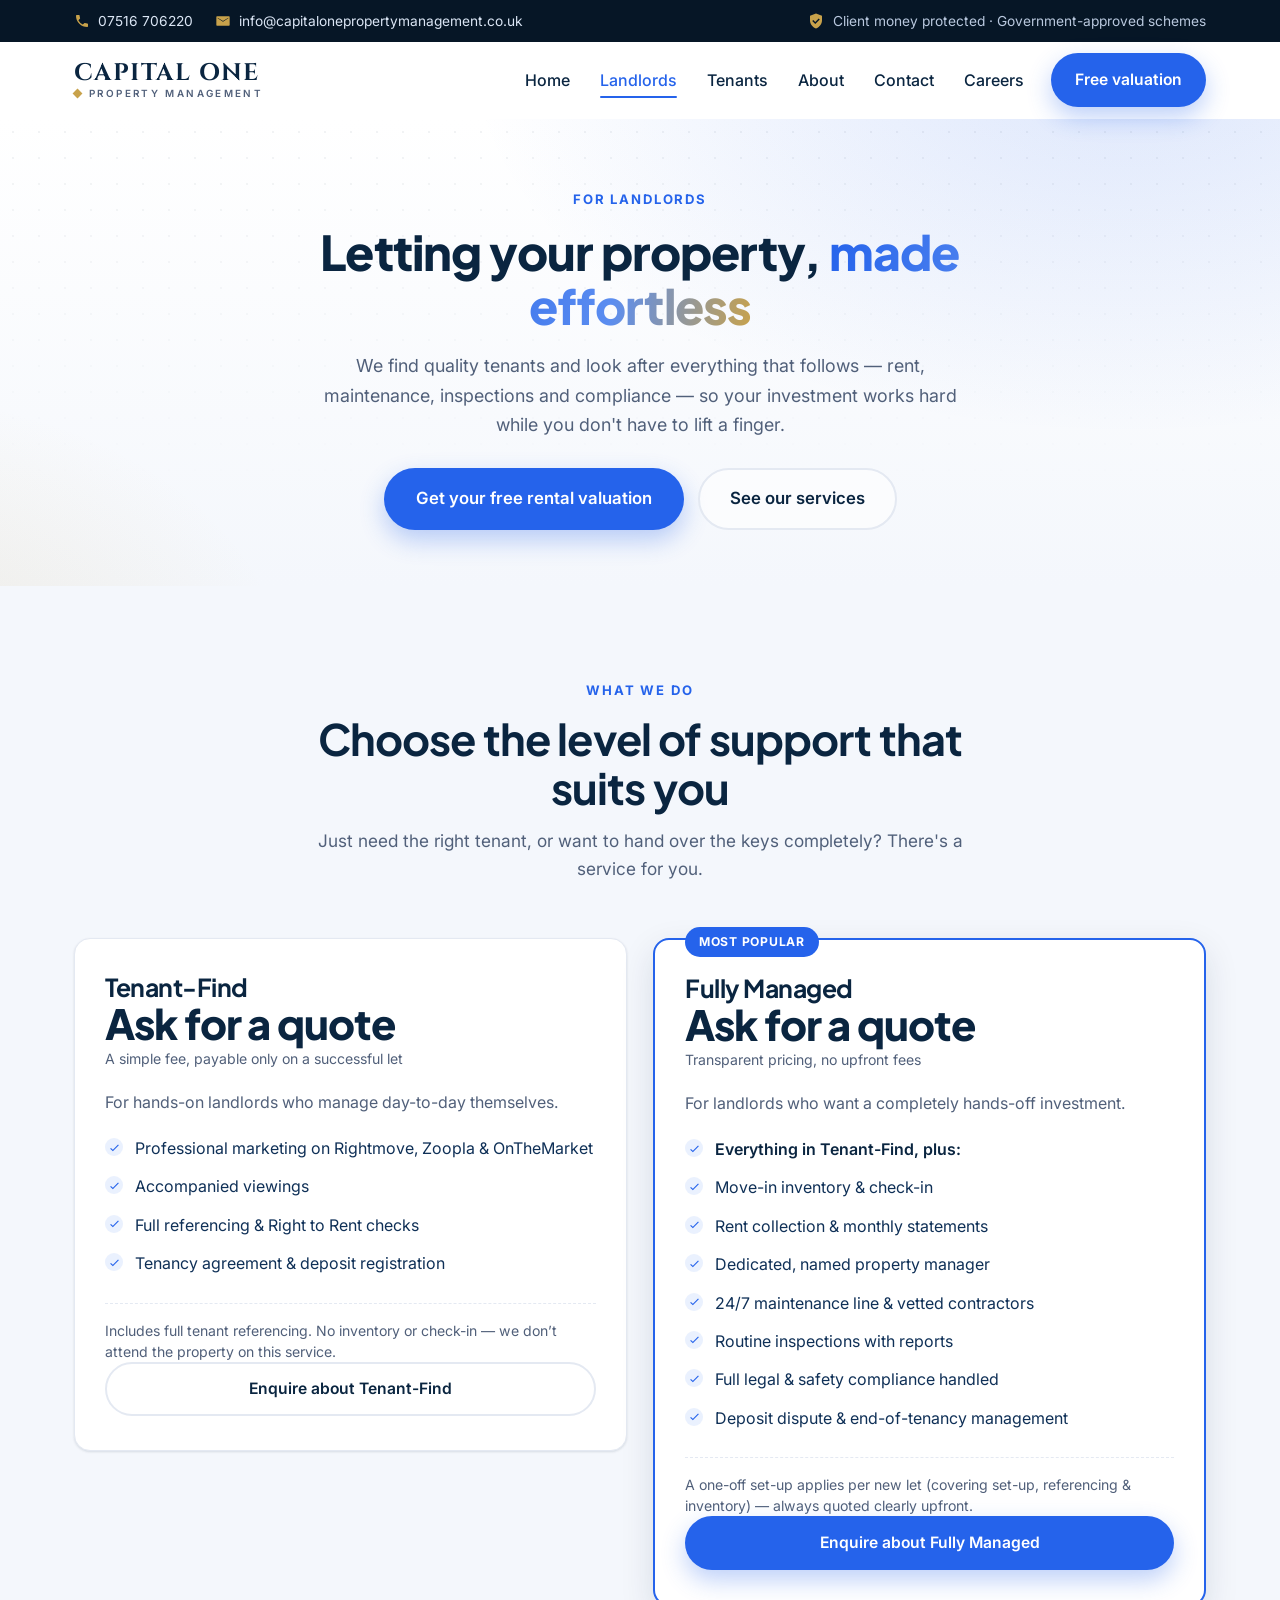
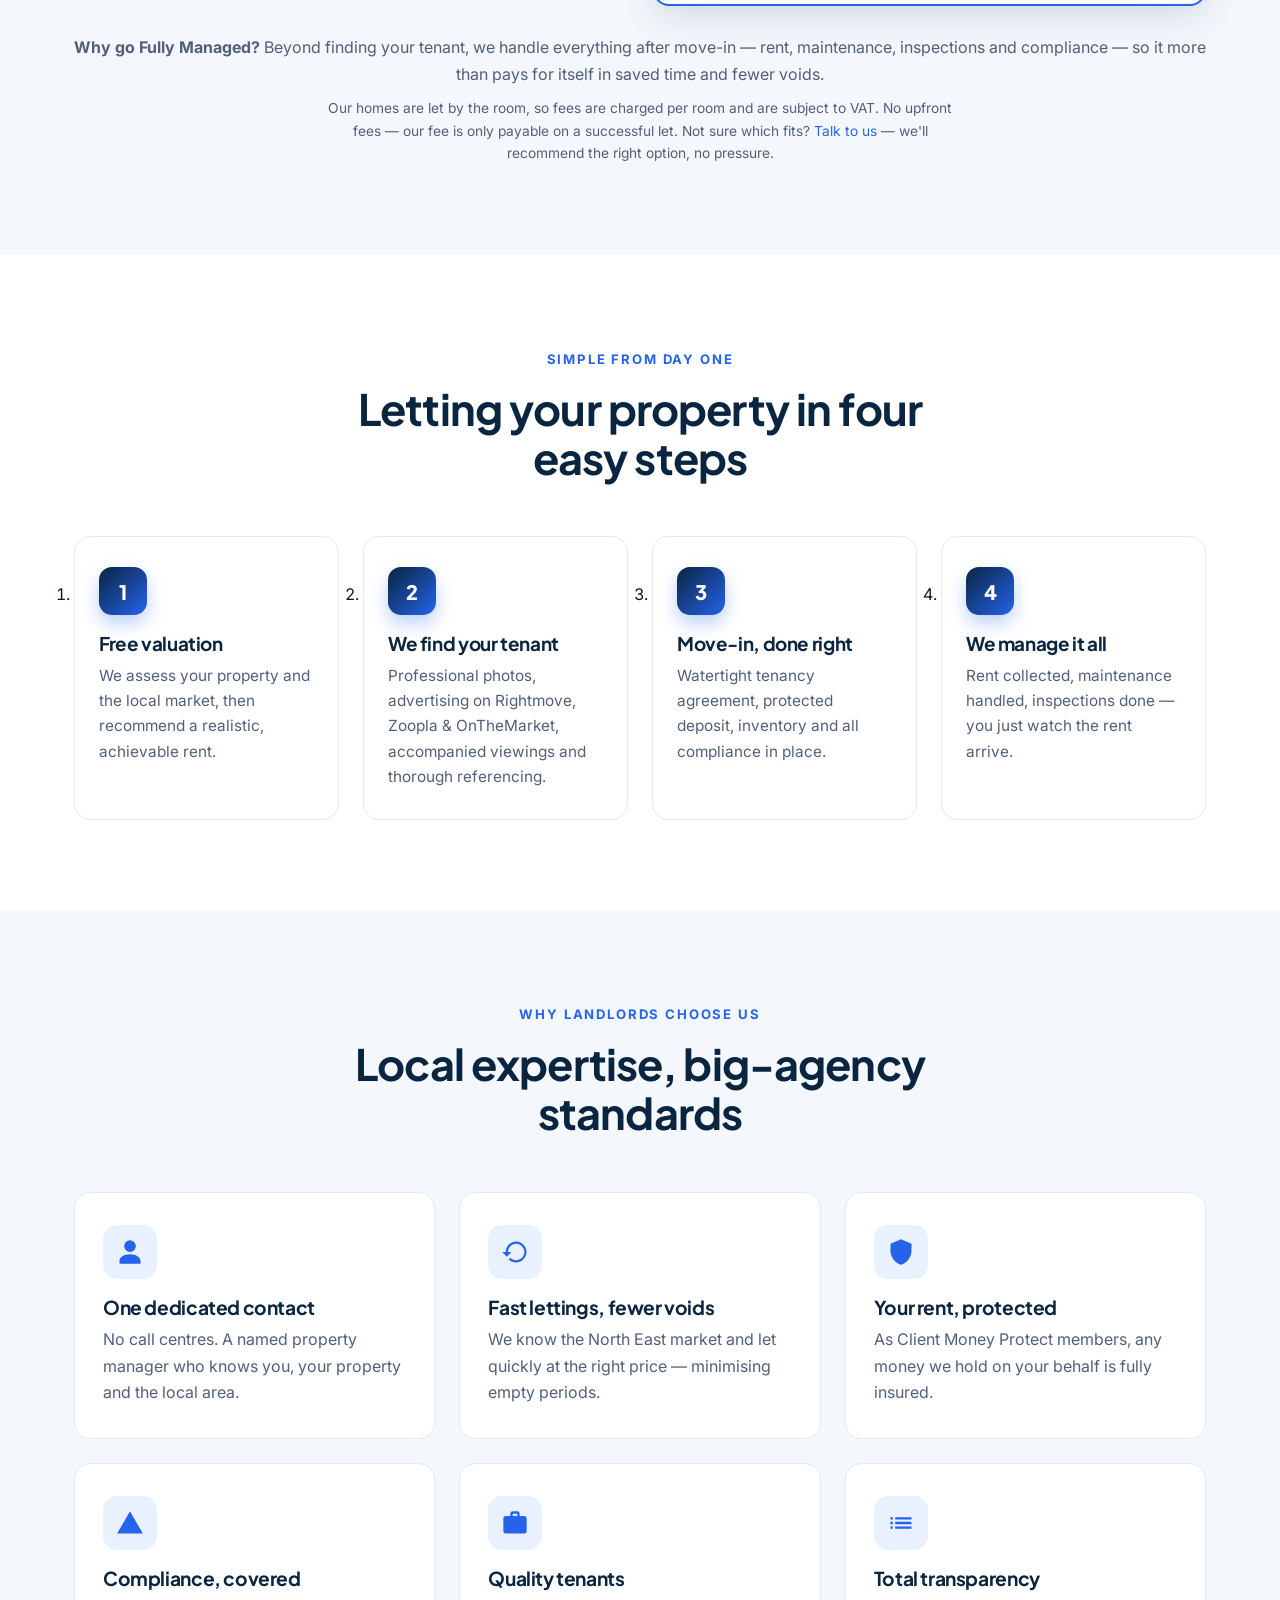
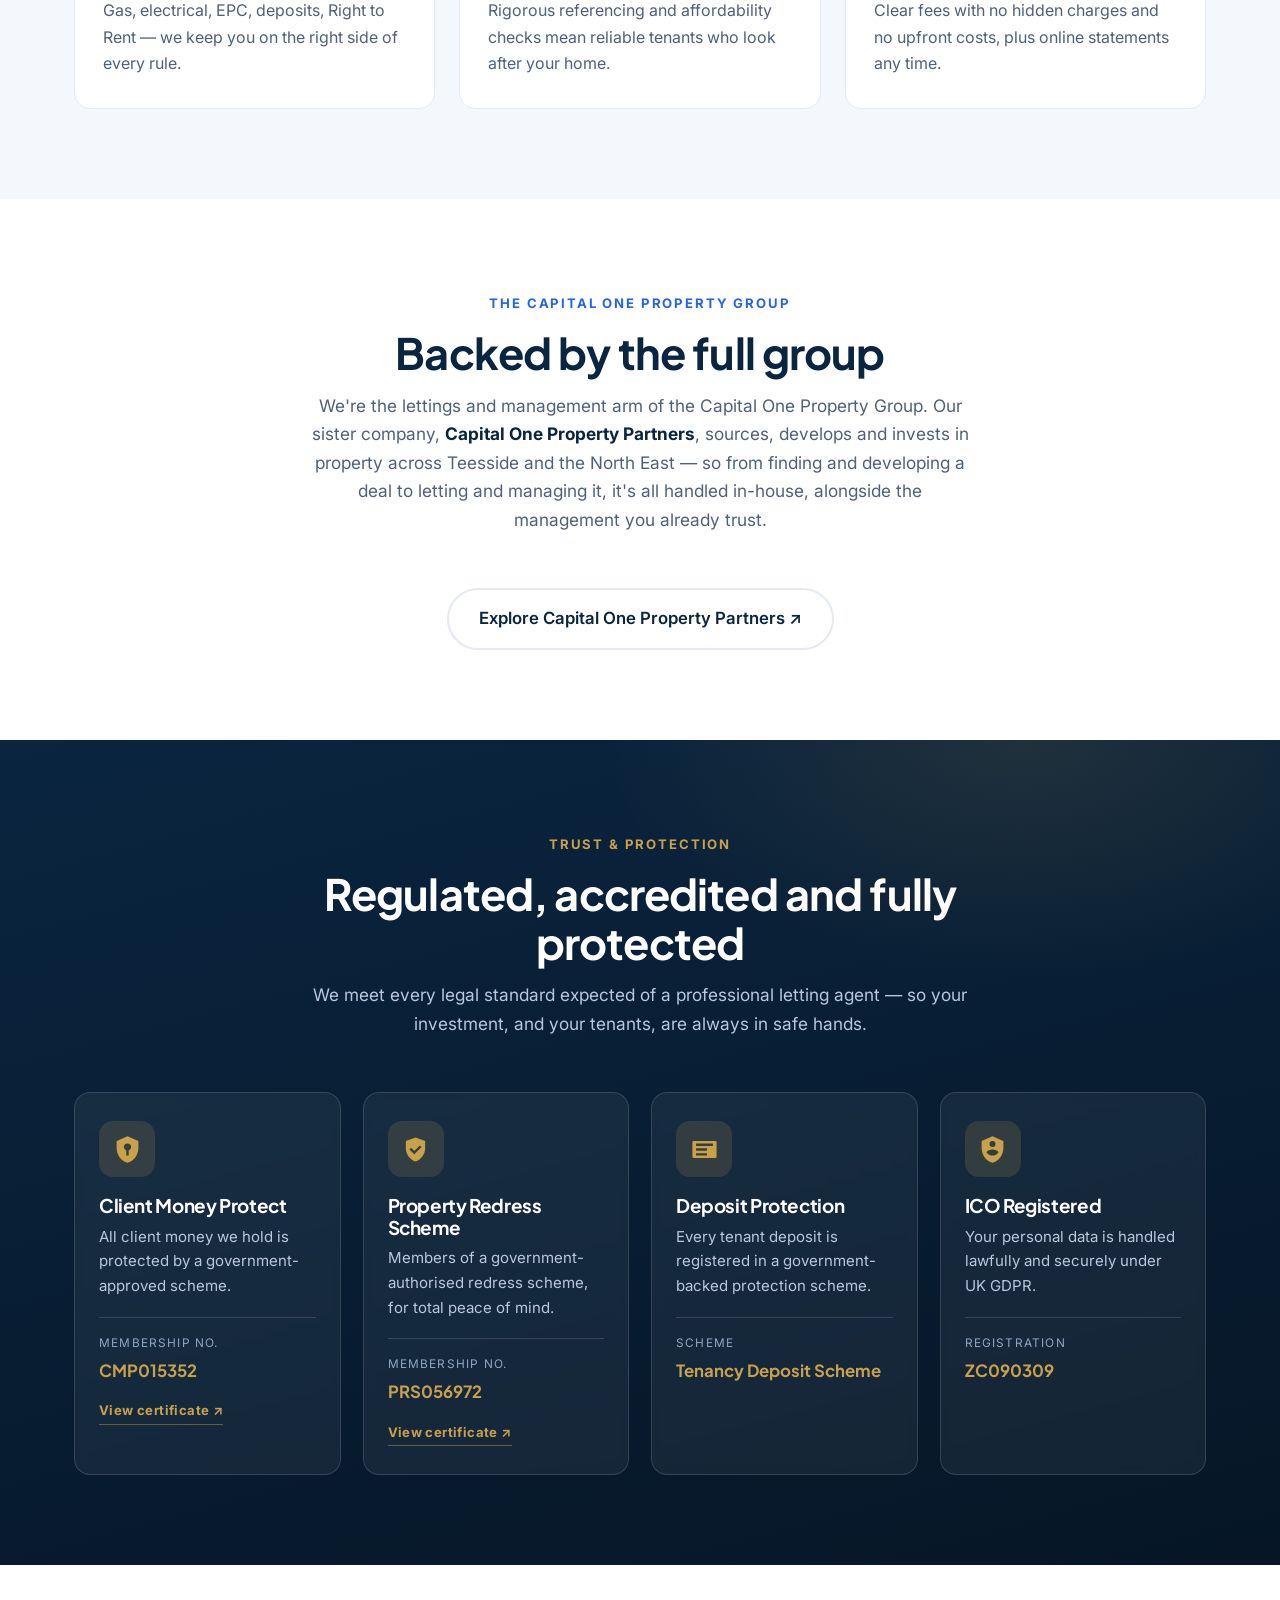
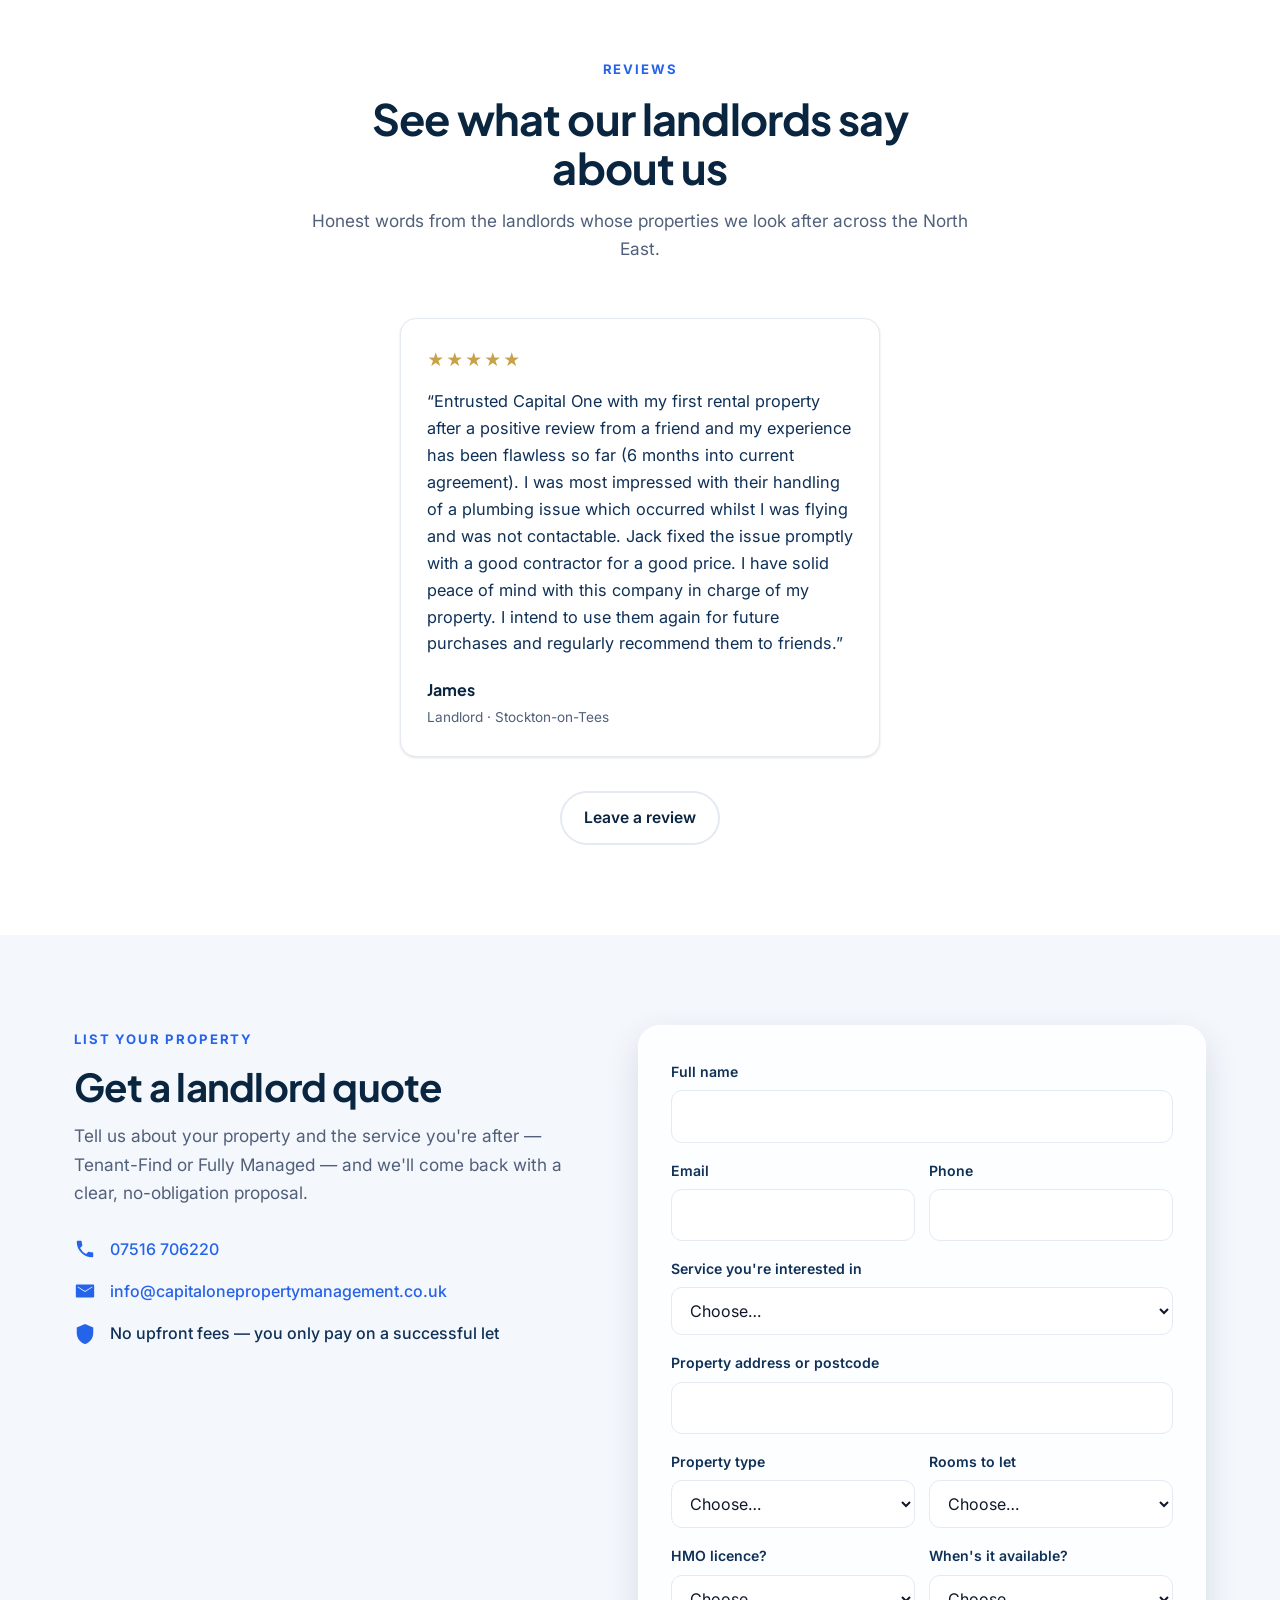
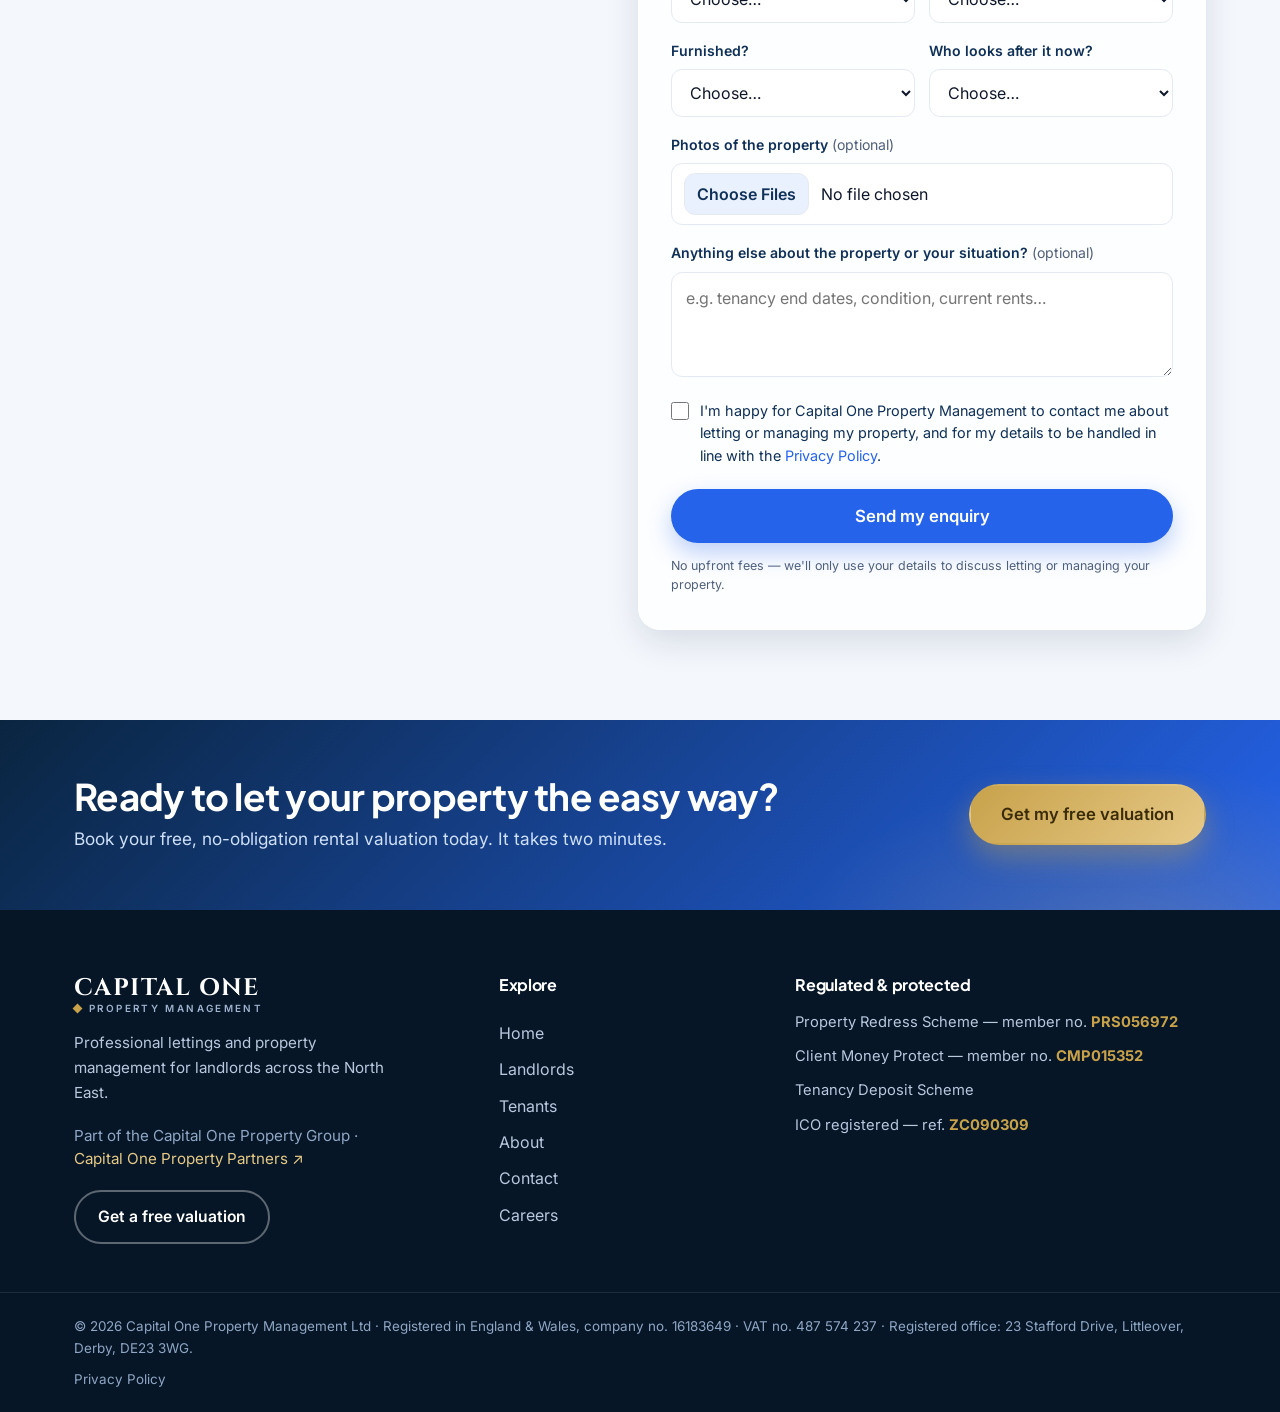
<file: landlords.html>
<!DOCTYPE html>
<html lang="en-GB">
<head>
  <meta charset="UTF-8" />
  <meta name="viewport" content="width=device-width, initial-scale=1.0" />
  <title>For Landlords | Capital One Property Management</title>
  <meta name="description" content="Lettings and full property management for North East landlords. Tenant-Find and Fully Managed services — quality tenants, rent collected, maintenance handled, full compliance and your money protected." />
  <meta property="og:title" content="For Landlords | Capital One Property Management" />
  <meta property="og:description" content="Hands-off lettings and management for North East landlords. Fully protected, fully compliant." />
  <meta property="og:type" content="website" />
  <meta property="og:locale" content="en_GB" />
  <link rel="icon" href="assets/img/favicon.svg" type="image/svg+xml" />
  <link rel="preconnect" href="https://fonts.googleapis.com" />
  <link rel="preconnect" href="https://fonts.gstatic.com" crossorigin />
  <link href="https://fonts.googleapis.com/css2?family=Cinzel:wght@600;700&family=Inter:wght@400;500;600;700&family=Plus+Jakarta+Sans:wght@600;700;800&display=swap" rel="stylesheet" />
  <link rel="stylesheet" href="assets/css/styles.css" />
</head>
<body>
  <a class="skip-link" href="#main">Skip to content</a>
  <div class="scrollbar" id="scrollbar" aria-hidden="true"></div>

  <div class="utilbar">
    <div class="container utilbar__inner">
      <div class="utilbar__contact">
        <a href="tel:+447516706220" class="utilbar__item"><svg viewBox="0 0 24 24" aria-hidden="true"><path d="M6.6 10.8a15.1 15.1 0 0 0 6.6 6.6l2.2-2.2c.3-.3.7-.4 1-.2 1.1.4 2.4.6 3.6.6.6 0 1 .4 1 1V20c0 .6-.4 1-1 1A17 17 0 0 1 3 4c0-.6.4-1 1-1h3.5c.6 0 1 .4 1 1 0 1.3.2 2.5.6 3.6.1.4 0 .8-.3 1z"/></svg><span>07516 706220</span></a>
        <a href="mailto:info@capitalonepropertymanagement.co.uk" class="utilbar__item utilbar__item--email"><svg viewBox="0 0 24 24" aria-hidden="true"><path d="M3 5h18a1 1 0 0 1 1 1v12a1 1 0 0 1-1 1H3a1 1 0 0 1-1-1V6a1 1 0 0 1 1-1zm9 7L4 7v1l8 5 8-5V7z"/></svg><span>info@capitalonepropertymanagement.co.uk</span></a>
      </div>
      <div class="utilbar__badge"><svg viewBox="0 0 24 24" aria-hidden="true"><path d="M12 2 4 5v6c0 5 3.4 9.4 8 11 4.6-1.6 8-6 8-11V5l-8-3zm-1 14-4-4 1.4-1.4L11 13.2l4.6-4.6L17 10l-6 6z"/></svg><span>Client money protected &middot; Government-approved schemes</span></div>
    </div>
  </div>

  <header class="header" id="header">
    <div class="container header__inner">
      <a href="index.html" class="brand" aria-label="Capital One Property Management home">
        <span class="brand__name">Capital One</span>
        <span class="brand__sub"><i class="brand__diamond" aria-hidden="true"></i>Property Management</span>
      </a>
      <nav class="nav" id="nav" aria-label="Primary">
        <a href="index.html" class="nav__link">Home</a>
        <a href="landlords.html" class="nav__link is-active" aria-current="page">Landlords</a>
        <a href="tenants.html" class="nav__link">Tenants</a>
        <a href="about.html" class="nav__link">About</a>
        <a href="contact.html" class="nav__link">Contact</a>
        <a href="careers.html" class="nav__link">Careers</a>
        <a href="contact.html" class="btn btn--primary nav__cta">Free valuation</a>
      </nav>
      <button class="nav-toggle" id="navToggle" aria-label="Open menu" aria-expanded="false" aria-controls="nav"><span></span><span></span><span></span></button>
    </div>
  </header>

  <main id="main">
    <!-- PAGE HERO -->
    <section class="pagehero">
      <div class="hero__bg" aria-hidden="true"></div>
      <div class="container pagehero__inner reveal">
        <span class="eyebrow">For landlords</span>
        <h1>Letting your property, <span class="grad-text">made effortless</span></h1>
        <p>We find quality tenants and look after everything that follows — rent, maintenance, inspections and compliance — so your investment works hard while you don't have to lift a finger.</p>
        <div class="pagehero__cta">
          <a href="contact.html" class="btn btn--primary btn--lg">Get your free rental valuation</a>
          <a href="#services" class="btn btn--ghost btn--lg">See our services</a>
        </div>
      </div>
    </section>

    <!-- SERVICES -->
    <section class="section section--alt" id="services">
      <div class="container">
        <div class="section__head reveal">
          <span class="eyebrow">What we do</span>
          <h2>Choose the level of support that suits you</h2>
          <p>Just need the right tenant, or want to hand over the keys completely? There's a service for you.</p>
        </div>
        <div class="packages">
          <article class="package reveal">
            <div class="package__top">
              <h3 class="package__name">Tenant-Find</h3>
              <p class="package__price">Ask for a quote</p>
              <p class="package__unit">A simple fee, payable only on a successful let</p>
              <p class="package__for">For hands-on landlords who manage day-to-day themselves.</p>
            </div>
            <ul class="package__list">
              <li>Professional marketing on Rightmove, Zoopla &amp; OnTheMarket</li>
              <li>Accompanied viewings</li>
              <li>Full referencing &amp; Right to Rent checks</li>
              <li>Tenancy agreement &amp; deposit registration</li>
            </ul>
            <p class="package__extra">Includes full tenant referencing. No inventory or check-in &mdash; we don&rsquo;t attend the property on this service.</p>
            <a href="#list-property" class="btn btn--ghost btn--block">Enquire about Tenant-Find</a>
          </article>
          <article class="package package--featured reveal">
            <span class="package__flag">Most popular</span>
            <div class="package__top">
              <h3 class="package__name">Fully Managed</h3>
              <p class="package__price">Ask for a quote</p>
              <p class="package__unit">Transparent pricing, no upfront fees</p>
              <p class="package__for">For landlords who want a completely hands-off investment.</p>
            </div>
            <ul class="package__list">
              <li><em>Everything in Tenant-Find, plus:</em></li>
              <li>Move-in inventory &amp; check-in</li>
              <li>Rent collection &amp; monthly statements</li>
              <li>Dedicated, named property manager</li>
              <li>24/7 maintenance line &amp; vetted contractors</li>
              <li>Routine inspections with reports</li>
              <li>Full legal &amp; safety compliance handled</li>
              <li>Deposit dispute &amp; end-of-tenancy management</li>
            </ul>
            <p class="package__extra">A one-off set-up applies per new let (covering set-up, referencing &amp; inventory) &mdash; always quoted clearly upfront.</p>
            <a href="#list-property" class="btn btn--primary btn--block">Enquire about Fully Managed</a>
          </article>
        </div>
        <p class="packages__note reveal"><strong>Why go Fully Managed?</strong> Beyond finding your tenant, we handle everything after move-in — rent, maintenance, inspections and compliance — so it more than pays for itself in saved time and fewer voids.</p>
        <p class="packages__note packages__note--fine reveal">Our homes are let by the room, so fees are charged per room and are subject to VAT. No upfront fees — our fee is only payable on a successful let. Not sure which fits? <a href="contact.html">Talk to us</a> — we'll recommend the right option, no pressure.</p>
      </div>
    </section>

    <!-- HOW IT WORKS -->
    <section class="section" id="how">
      <div class="container">
        <div class="section__head reveal">
          <span class="eyebrow">Simple from day one</span>
          <h2>Letting your property in four easy steps</h2>
        </div>
        <ol class="steps">
          <li class="step reveal"><span class="step__num">1</span><h3>Free valuation</h3><p>We assess your property and the local market, then recommend a realistic, achievable rent.</p></li>
          <li class="step reveal"><span class="step__num">2</span><h3>We find your tenant</h3><p>Professional photos, advertising on Rightmove, Zoopla &amp; OnTheMarket, accompanied viewings and thorough referencing.</p></li>
          <li class="step reveal"><span class="step__num">3</span><h3>Move-in, done right</h3><p>Watertight tenancy agreement, protected deposit, inventory and all compliance in place.</p></li>
          <li class="step reveal"><span class="step__num">4</span><h3>We manage it all</h3><p>Rent collected, maintenance handled, inspections done — you just watch the rent arrive.</p></li>
        </ol>
      </div>
    </section>

    <!-- WHY US -->
    <section class="section section--alt" id="why">
      <div class="container">
        <div class="section__head reveal">
          <span class="eyebrow">Why landlords choose us</span>
          <h2>Local expertise, big-agency standards</h2>
        </div>
        <div class="features">
          <div class="feature reveal"><div class="feature__icon"><svg viewBox="0 0 24 24"><path d="M12 12a5 5 0 1 0 0-10 5 5 0 0 0 0 10zm0 2c-5 0-9 2.5-9 5.5V22h18v-2.5c0-3-4-5.5-9-5.5z"/></svg></div><h3>One dedicated contact</h3><p>No call centres. A named property manager who knows you, your property and the local area.</p></div>
          <div class="feature reveal"><div class="feature__icon"><svg viewBox="0 0 24 24"><path d="M13 3a9 9 0 0 0-9 9H1l4 4 4-4H6a7 7 0 1 1 2 4.9l-1.5 1.5A9 9 0 1 0 13 3z"/></svg></div><h3>Fast lettings, fewer voids</h3><p>We know the North East market and let quickly at the right price — minimising empty periods.</p></div>
          <div class="feature reveal"><div class="feature__icon"><svg viewBox="0 0 24 24"><path d="M12 1 3 5v6c0 5.5 3.8 10.7 9 12 5.2-1.3 9-6.5 9-12V5l-9-4z"/></svg></div><h3>Your rent, protected</h3><p>As Client Money Protect members, any money we hold on your behalf is fully insured.</p></div>
          <div class="feature reveal"><div class="feature__icon"><svg viewBox="0 0 24 24"><path d="M12 2 1 21h22L12 2zm1 14h-2v2h2v-2zm0-6h-2v4h2v-4z"/></svg></div><h3>Compliance, covered</h3><p>Gas, electrical, EPC, deposits, Right to Rent — we keep you on the right side of every rule.</p></div>
          <div class="feature reveal"><div class="feature__icon"><svg viewBox="0 0 24 24"><path d="M20 6h-4V4a2 2 0 0 0-2-2h-4a2 2 0 0 0-2 2v2H4a2 2 0 0 0-2 2v11a2 2 0 0 0 2 2h16a2 2 0 0 0 2-2V8a2 2 0 0 0-2-2zm-6 0h-4V4h4v2z"/></svg></div><h3>Quality tenants</h3><p>Rigorous referencing and affordability checks mean reliable tenants who look after your home.</p></div>
          <div class="feature reveal"><div class="feature__icon"><svg viewBox="0 0 24 24"><path d="M3 13h2v-2H3v2zm0 4h2v-2H3v2zm0-8h2V7H3v2zm4 4h14v-2H7v2zm0 4h14v-2H7v2zM7 7v2h14V7H7z"/></svg></div><h3>Total transparency</h3><p>Clear fees with no hidden charges and no upfront costs, plus online statements any time.</p></div>
        </div>
      </div>
    </section>

    <!-- CAPITAL ONE GROUP -->
    <section class="section" id="group">
      <div class="container">
        <div class="section__head reveal">
          <span class="eyebrow">The Capital One Property Group</span>
          <h2>Backed by the full group</h2>
          <p>We're the lettings and management arm of the Capital One Property Group. Our sister company, <strong>Capital One Property Partners</strong>, sources, develops and invests in property across Teesside and the North East — so from finding and developing a deal to letting and managing it, it's all handled in-house, alongside the management you already trust.</p>
        </div>
        <div class="section__cta reveal">
          <a href="https://capitalonepropertypartners.com" target="_blank" rel="noopener" class="btn btn--ghost btn--lg">Explore Capital One Property Partners ↗</a>
        </div>
      </div>
    </section>

    <!-- PROTECTION -->
    <section class="section section--dark">
      <div class="container">
        <div class="section__head section__head--light reveal">
          <span class="eyebrow eyebrow--gold">Trust &amp; protection</span>
          <h2>Regulated, accredited and fully protected</h2>
          <p>We meet every legal standard expected of a professional letting agent — so your investment, and your tenants, are always in safe hands.</p>
        </div>
        <div class="protection">
          <article class="protcard reveal"><div class="protcard__icon"><svg viewBox="0 0 24 24"><path d="M12 1 3 5v6c0 5.5 3.8 10.7 9 12 5.2-1.3 9-6.5 9-12V5l-9-4zm0 6a3 3 0 0 1 3 3c0 1.3-.8 2.4-2 2.8V17h-2v-4.2A3 3 0 0 1 9 10a3 3 0 0 1 3-3z"/></svg></div><h3>Client Money Protect</h3><p>All client money we hold is protected by a government-approved scheme.</p><dl class="protcard__meta"><dt>Membership no.</dt><dd>CMP015352</dd></dl><a class="protcard__cert" href="/assets/docs/client-money-protect-certificate.pdf" target="_blank" rel="noopener">View certificate ↗</a></article>
          <article class="protcard reveal"><div class="protcard__icon"><svg viewBox="0 0 24 24"><path d="M12 2 4 5v6c0 5 3.4 9.4 8 11 4.6-1.6 8-6 8-11V5l-8-3zm-1 14-4-4 1.4-1.4L11 13.2l4.6-4.6L17 10l-6 6z"/></svg></div><h3>Property Redress Scheme</h3><p>Members of a government-authorised redress scheme, for total peace of mind.</p><dl class="protcard__meta"><dt>Membership no.</dt><dd>PRS056972</dd></dl><a class="protcard__cert" href="/assets/docs/property-redress-scheme-certificate.pdf" target="_blank" rel="noopener">View certificate ↗</a></article>
          <article class="protcard reveal"><div class="protcard__icon"><svg viewBox="0 0 24 24"><path d="M3 5h18a1 1 0 0 1 1 1v12a1 1 0 0 1-1 1H3a1 1 0 0 1-1-1V6a1 1 0 0 1 1-1zm2 2v2h14V7H5zm0 4v2h9v-2H5zm0 4v2h9v-2H5z"/></svg></div><h3>Deposit Protection</h3><p>Every tenant deposit is registered in a government-backed protection scheme.</p><dl class="protcard__meta"><dt>Scheme</dt><dd>Tenancy Deposit Scheme</dd></dl></article>
          <article class="protcard reveal"><div class="protcard__icon"><svg viewBox="0 0 24 24"><path d="M12 1 3 5v6c0 5.5 3.8 10.7 9 12 5.2-1.3 9-6.5 9-12V5l-9-4zm0 4a2.5 2.5 0 1 1 0 5 2.5 2.5 0 0 1 0-5zm0 12c-2 0-3.8-1-4.9-2.6.1-1.6 3.3-2.4 4.9-2.4s4.8.8 4.9 2.4A5.9 5.9 0 0 1 12 17z"/></svg></div><h3>ICO Registered</h3><p>Your personal data is handled lawfully and securely under UK GDPR.</p><dl class="protcard__meta"><dt>Registration</dt><dd>ZC090309</dd></dl></article>
        </div>
      </div>
    </section>

    <!-- REVIEWS -->
    <section class="section" id="reviews">
      <div class="container">
        <div class="section__head reveal">
          <span class="eyebrow">Reviews</span>
          <h2>See what our landlords say about us</h2>
          <p>Honest words from the landlords whose properties we look after across the North East.</p>
        </div>
        <div class="reviews">
          <figure class="review reveal">
            <div class="review__stars" aria-label="5 out of 5 stars">★★★★★</div>
            <blockquote class="review__text">&ldquo;Entrusted Capital One with my first rental property after a positive review from a friend and my experience has been flawless so far (6 months into current agreement). I was most impressed with their handling of a plumbing issue which occurred whilst I was flying and was not contactable. Jack fixed the issue promptly with a good contractor for a good price. I have solid peace of mind with this company in charge of my property. I intend to use them again for future purchases and regularly recommend them to friends.&rdquo;</blockquote>
            <figcaption class="review__by">
              <span class="review__name">James</span>
              <span class="review__meta">Landlord · Stockton-on-Tees</span>
            </figcaption>
          </figure>
        </div>
        <div class="reviews__cta reveal">
          <a href="review.html?type=landlord" class="btn btn--ghost">Leave a review</a>
        </div>
      </div>
    </section>

    <!-- LIST A PROPERTY -->
    <section class="section section--alt" id="list-property">
      <div class="container">
        <div class="contact">
          <div class="contact__intro reveal">
            <span class="eyebrow">List your property</span>
            <h2>Get a landlord quote</h2>
            <p>Tell us about your property and the service you're after — Tenant-Find or Fully Managed — and we'll come back with a clear, no-obligation proposal.</p>
            <ul class="contact__details">
              <li><svg viewBox="0 0 24 24"><path d="M6.6 10.8a15.1 15.1 0 0 0 6.6 6.6l2.2-2.2c.3-.3.7-.4 1-.2 1.1.4 2.4.6 3.6.6.6 0 1 .4 1 1V20c0 .6-.4 1-1 1A17 17 0 0 1 3 4c0-.6.4-1 1-1h3.5c.6 0 1 .4 1 1 0 1.3.2 2.5.6 3.6.1.4 0 .8-.3 1z"/></svg><a href="tel:+447516706220">07516 706220</a></li>
              <li><svg viewBox="0 0 24 24"><path d="M3 5h18a1 1 0 0 1 1 1v12a1 1 0 0 1-1 1H3a1 1 0 0 1-1-1V6a1 1 0 0 1 1-1zm9 7L4 7v1l8 5 8-5V7z"/></svg><a href="mailto:info@capitalonepropertymanagement.co.uk">info@capitalonepropertymanagement.co.uk</a></li>
              <li><svg viewBox="0 0 24 24"><path d="M12 1 3 5v6c0 5.5 3.8 10.7 9 12 5.2-1.3 9-6.5 9-12V5l-9-4z"/></svg><span>No upfront fees — you only pay on a successful let</span></li>
            </ul>
          </div>
          <form class="contact__form glass" id="landlordForm" novalidate
                data-supabase="landlord_enquiries"
                data-ok="Thank you — we've got your property details and will be in touch within one working day with a proposal."
                data-sent="✓ Enquiry sent">
            <input type="text" name="_honey" class="hp-field" tabindex="-1" autocomplete="off" aria-hidden="true" />
            <div class="field"><label for="ll-name">Full name</label><input type="text" id="ll-name" name="full_name" autocomplete="name" required /></div>
            <div class="field-row">
              <div class="field"><label for="ll-email">Email</label><input type="email" id="ll-email" name="email" autocomplete="email" required /></div>
              <div class="field"><label for="ll-phone">Phone</label><input type="tel" id="ll-phone" name="phone" autocomplete="tel" required /></div>
            </div>
            <div class="field"><label for="ll-service">Service you're interested in</label><select id="ll-service" name="service" required><option value="" disabled selected>Choose…</option><option>Fully Managed</option><option>Tenant-Find</option><option>Not sure — recommend one</option></select></div>
            <div class="field"><label for="ll-address">Property address or postcode</label><input type="text" id="ll-address" name="address" autocomplete="street-address" required /></div>
            <div class="field-row">
              <div class="field"><label for="ll-type">Property type</label><select id="ll-type" name="property_type" required><option value="" disabled selected>Choose…</option><option>HMO / house share</option><option>Whole house</option><option>Flat</option><option>Studio</option><option>Other</option></select></div>
              <div class="field"><label for="ll-rooms">Rooms to let</label><select id="ll-rooms" name="rooms_count" required><option value="" disabled selected>Choose…</option><option>1</option><option>2</option><option>3</option><option>4</option><option>5</option><option>6+</option></select></div>
            </div>
            <div id="roomRents"></div>
            <div class="field-row">
              <div class="field"><label for="ll-hmo">HMO licence?</label><select id="ll-hmo" name="hmo_licence" required><option value="" disabled selected>Choose…</option><option>Yes</option><option>No</option><option>Not sure</option><option>Not an HMO</option></select></div>
              <div class="field"><label for="ll-avail">When's it available?</label><select id="ll-avail" name="availability" required><option value="" disabled selected>Choose…</option><option>Now</option><option>Within 1 month</option><option>1–3 months</option><option>Already let</option></select></div>
            </div>
            <div class="field-row">
              <div class="field"><label for="ll-furn">Furnished?</label><select id="ll-furn" name="furnished" required><option value="" disabled selected>Choose…</option><option>Furnished</option><option>Unfurnished</option><option>Part-furnished</option></select></div>
              <div class="field"><label for="ll-mgmt">Who looks after it now?</label><select id="ll-mgmt" name="current_mgmt" required><option value="" disabled selected>Choose…</option><option>I manage it myself</option><option>Another agent</option><option>Newly purchased</option></select></div>
            </div>
            <div class="field"><label for="ll-photos">Photos of the property <span class="field__opt">(optional)</span></label><input type="file" id="ll-photos" name="photos" accept="image/jpeg,image/png,image/webp" multiple /></div>
            <div class="field"><label for="ll-notes">Anything else about the property or your situation? <span class="field__opt">(optional)</span></label><textarea id="ll-notes" name="notes" rows="3" placeholder="e.g. tenancy end dates, condition, current rents…"></textarea></div>
            <label class="field-check"><input type="checkbox" name="consent" required /><span>I'm happy for Capital One Property Management to contact me about letting or managing my property, and for my details to be handled in line with the <a href="privacy.html">Privacy Policy</a>.</span></label>
            <button type="submit" class="btn btn--primary btn--block btn--lg">Send my enquiry</button>
            <p class="quickform__note" id="formStatus" role="status"></p>
            <p class="quickform__note">No upfront fees — we'll only use your details to discuss letting or managing your property.</p>
          </form>
        </div>
      </div>
    </section>

    <!-- CTA BAND -->
    <section class="ctaband">
      <div class="container ctaband__inner reveal">
        <div>
          <h2>Ready to let your property the easy way?</h2>
          <p>Book your free, no-obligation rental valuation today. It takes two minutes.</p>
        </div>
        <a href="contact.html" class="btn btn--gold btn--lg">Get my free valuation</a>
      </div>
    </section>
  </main>

  <footer class="footer">
    <div class="container footer__inner">
      <div class="footer__brand">
        <a href="index.html" class="brand brand--light"><span class="brand__name">Capital One</span><span class="brand__sub"><i class="brand__diamond" aria-hidden="true"></i>Property Management</span></a>
        <p>Professional lettings and property management for landlords across the North East.</p>
        <p class="footer__group">Part of the Capital One Property Group &middot; <a href="https://capitalonepropertypartners.com" target="_blank" rel="noopener">Capital One Property Partners ↗</a></p>
        <a href="contact.html" class="btn btn--ghost btn--light">Get a free valuation</a>
      </div>
      <nav class="footer__nav" aria-label="Footer">
        <h4>Explore</h4>
        <a href="index.html">Home</a><a href="landlords.html">Landlords</a><a href="tenants.html">Tenants</a><a href="about.html">About</a><a href="contact.html">Contact</a><a href="careers.html">Careers</a>
      </nav>
      <div class="footer__legal-block">
        <h4>Regulated &amp; protected</h4>
        <ul>
          <li>Property Redress Scheme — member no. <strong>PRS056972</strong></li>
          <li>Client Money Protect — member no. <strong>CMP015352</strong></li>
          <li>Tenancy Deposit Scheme</li>
          <li>ICO registered — ref. <strong>ZC090309</strong></li>
        </ul>
      </div>
    </div>
    <div class="footer__bar">
      <div class="container footer__bar-inner">
        <p>&copy; <span id="year">2026</span> Capital One Property Management Ltd &middot; Registered in England &amp; Wales, company no. 16183649 &middot; VAT no. 487 574 237 &middot; Registered office: 23 Stafford Drive, Littleover, Derby, DE23 3WG.</p>
        <a class="footer__bar-link" href="privacy.html">Privacy Policy</a>
      </div>
    </div>
  </footer>

  <button class="totop" id="toTop" aria-label="Back to top"><svg viewBox="0 0 24 24"><path d="M12 8l-6 6 1.4 1.4L12 10.8l4.6 4.6L18 14z"/></svg></button>
  <a href="contact.html" class="floatcta" aria-label="Get a free valuation">Free valuation</a>
  <script src="assets/js/script.js" defer></script>
  <!-- Cloudflare Web Analytics --><script type='module' src='https://static.cloudflareinsights.com/beacon.min.js' data-cf-beacon='{"token": "6f27f453384b4929b04c7656e45aa6ba"}'></script><!-- End Cloudflare Web Analytics -->
</body>
</html>
</file>
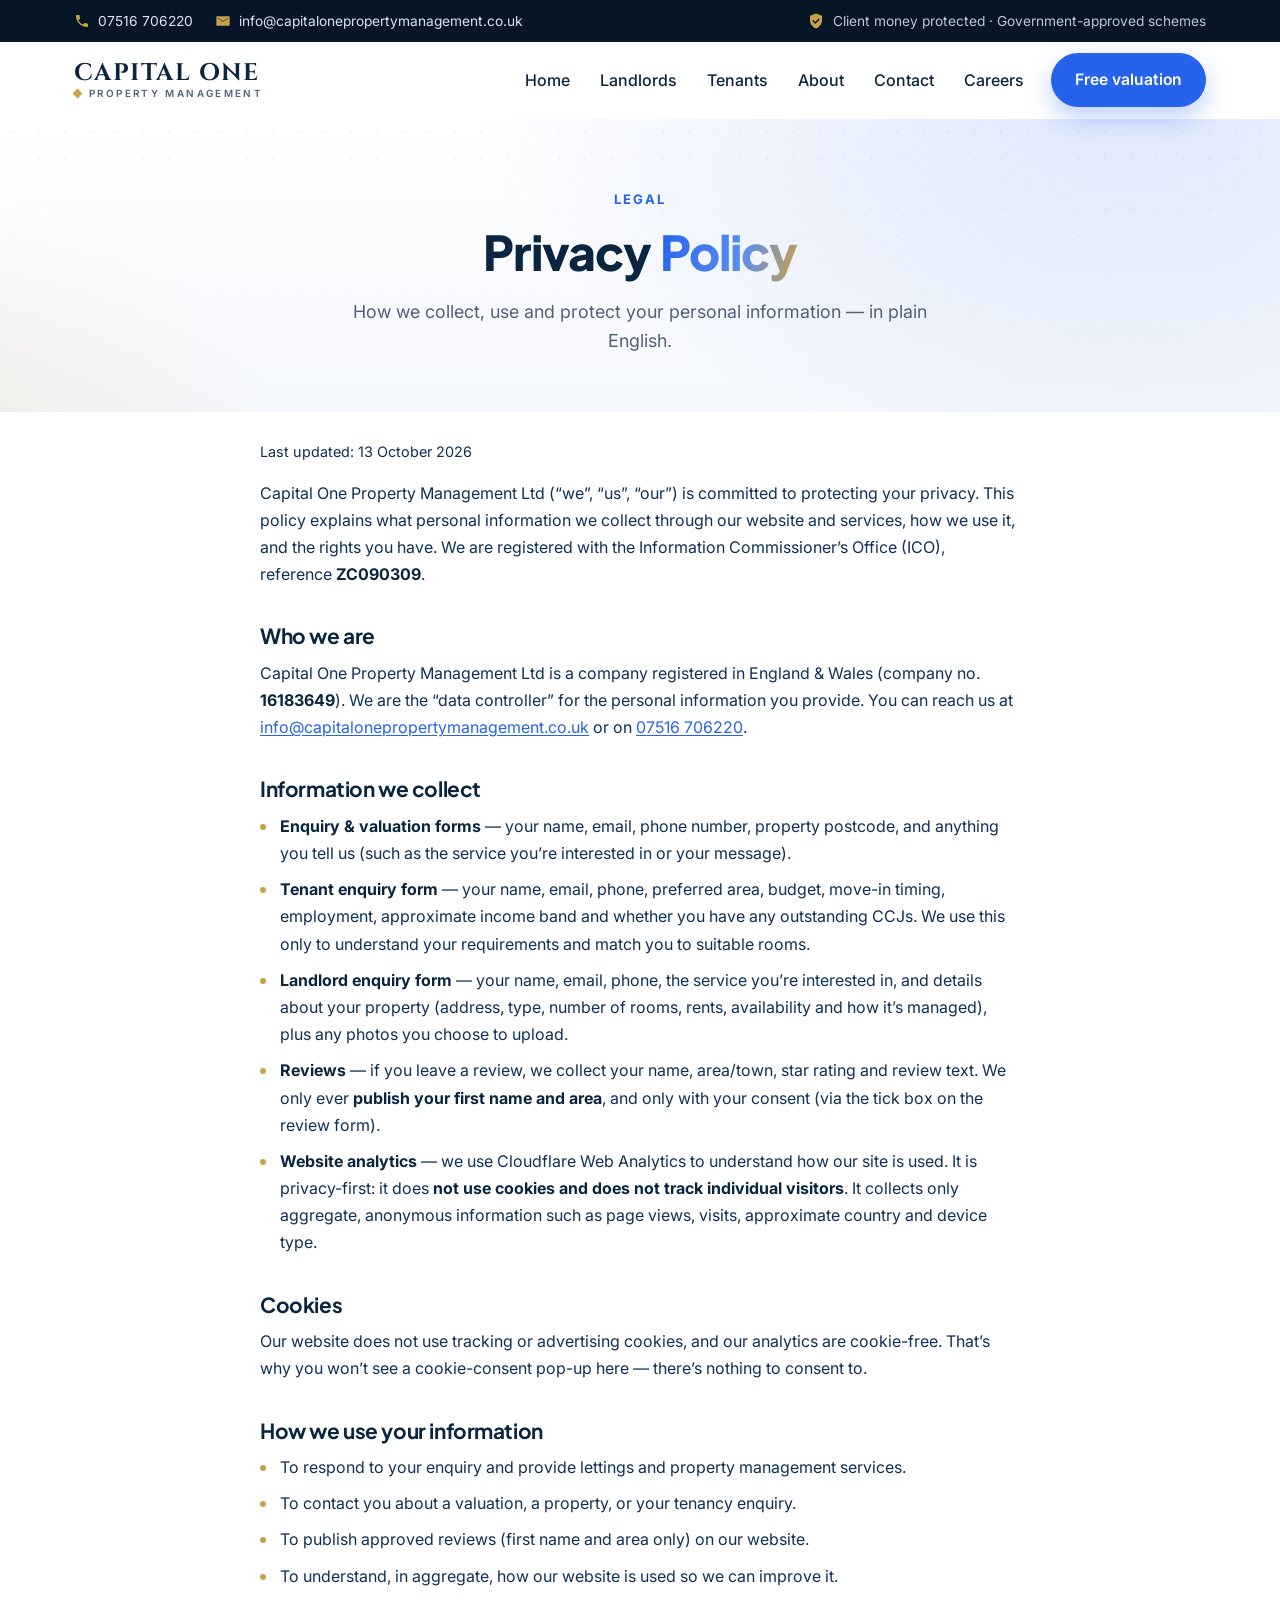
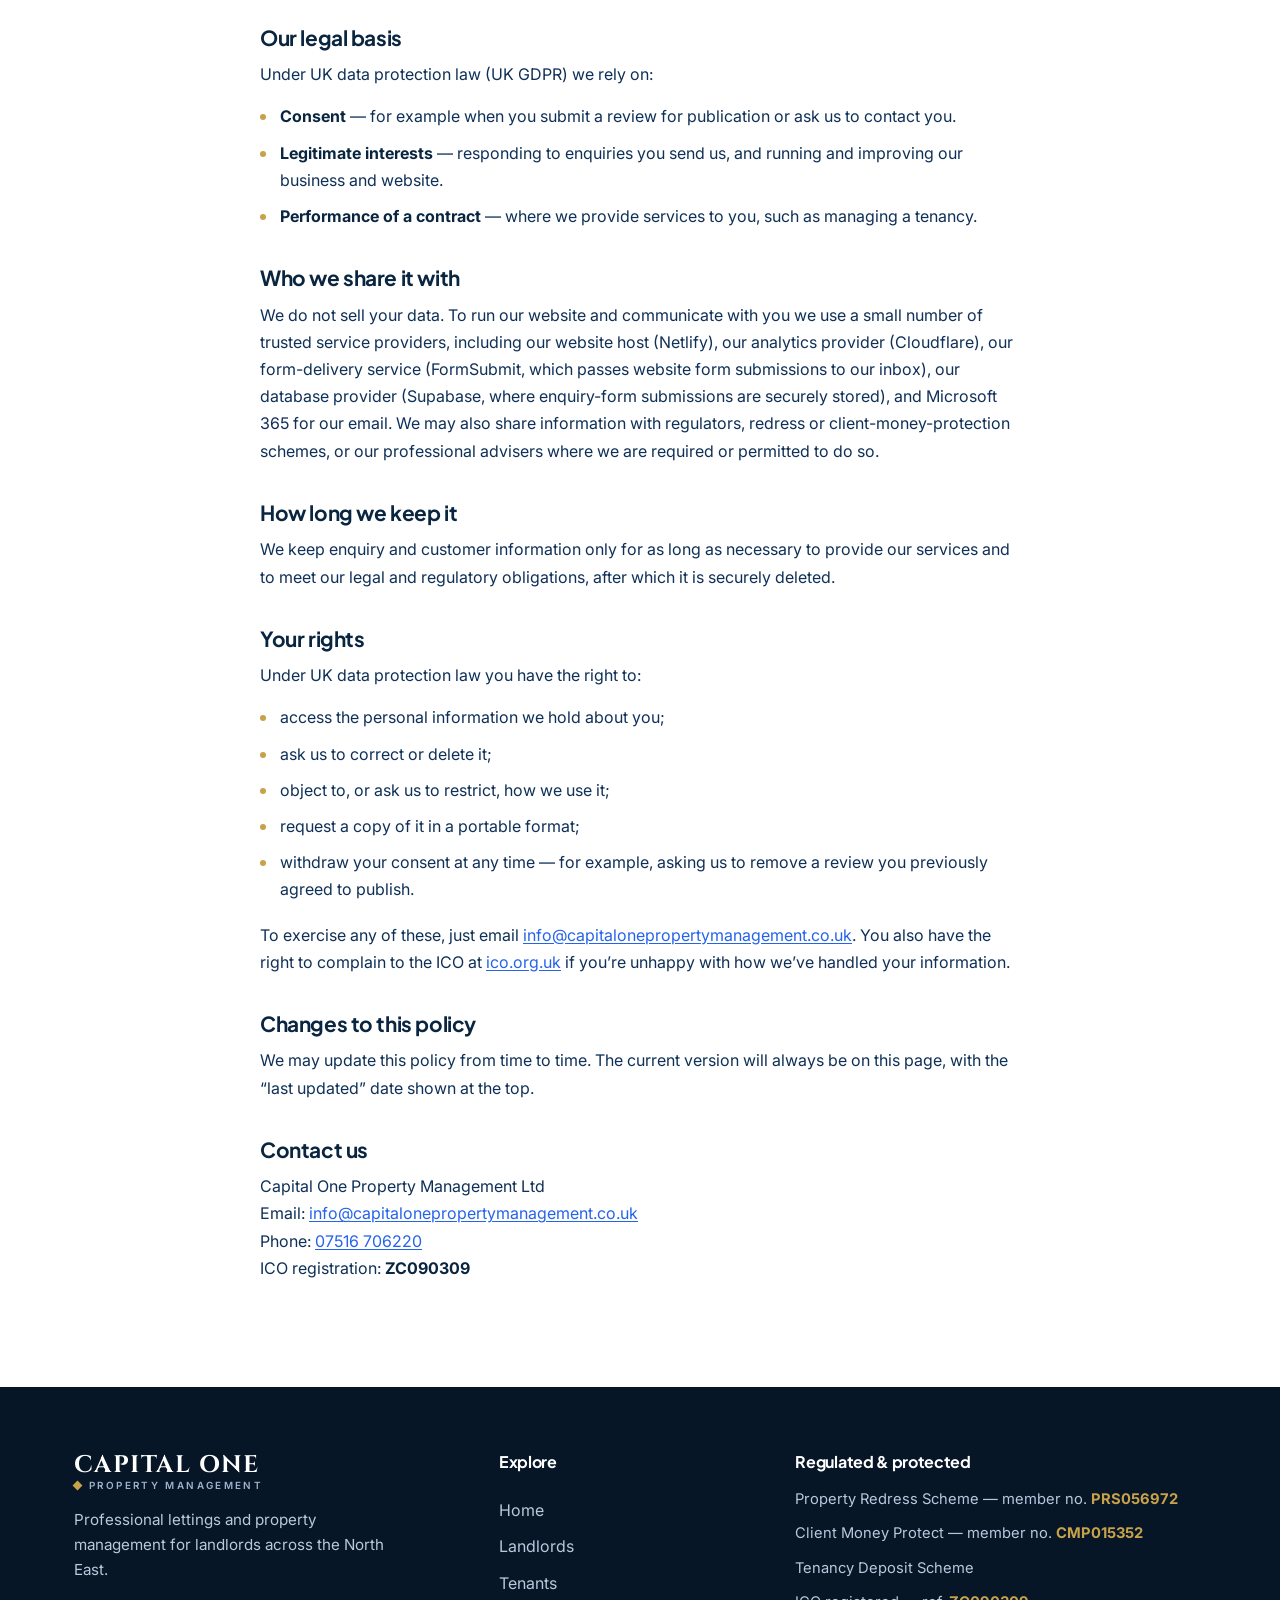
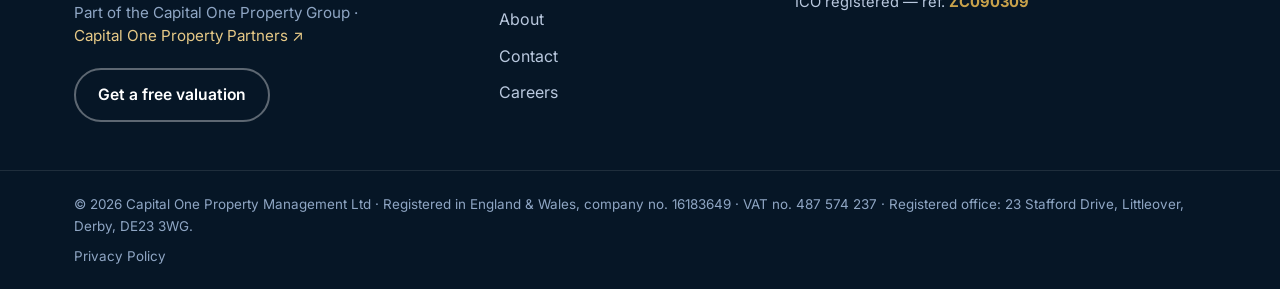
<file: privacy.html>
<!DOCTYPE html>
<html lang="en-GB">
<head>
  <meta charset="UTF-8" />
  <meta name="viewport" content="width=device-width, initial-scale=1.0" />
  <title>Privacy Policy | Capital One Property Management</title>
  <meta name="description" content="How Capital One Property Management collects, uses and protects your personal information. We use cookie-free analytics and never sell your data." />
  <meta property="og:title" content="Privacy Policy | Capital One Property Management" />
  <meta property="og:description" content="How we handle your personal information." />
  <meta property="og:type" content="website" />
  <meta property="og:locale" content="en_GB" />
  <link rel="icon" href="assets/img/favicon.svg" type="image/svg+xml" />
  <link rel="preconnect" href="https://fonts.googleapis.com" />
  <link rel="preconnect" href="https://fonts.gstatic.com" crossorigin />
  <link href="https://fonts.googleapis.com/css2?family=Cinzel:wght@600;700&family=Inter:wght@400;500;600;700&family=Plus+Jakarta+Sans:wght@600;700;800&display=swap" rel="stylesheet" />
  <link rel="stylesheet" href="assets/css/styles.css" />
</head>
<body>
  <a class="skip-link" href="#main">Skip to content</a>
  <div class="scrollbar" id="scrollbar" aria-hidden="true"></div>

  <div class="utilbar">
    <div class="container utilbar__inner">
      <div class="utilbar__contact">
        <a href="tel:+447516706220" class="utilbar__item"><svg viewBox="0 0 24 24" aria-hidden="true"><path d="M6.6 10.8a15.1 15.1 0 0 0 6.6 6.6l2.2-2.2c.3-.3.7-.4 1-.2 1.1.4 2.4.6 3.6.6.6 0 1 .4 1 1V20c0 .6-.4 1-1 1A17 17 0 0 1 3 4c0-.6.4-1 1-1h3.5c.6 0 1 .4 1 1 0 1.3.2 2.5.6 3.6.1.4 0 .8-.3 1z"/></svg><span>07516 706220</span></a>
        <a href="mailto:info@capitalonepropertymanagement.co.uk" class="utilbar__item utilbar__item--email"><svg viewBox="0 0 24 24" aria-hidden="true"><path d="M3 5h18a1 1 0 0 1 1 1v12a1 1 0 0 1-1 1H3a1 1 0 0 1-1-1V6a1 1 0 0 1 1-1zm9 7L4 7v1l8 5 8-5V7z"/></svg><span>info@capitalonepropertymanagement.co.uk</span></a>
      </div>
      <div class="utilbar__badge"><svg viewBox="0 0 24 24" aria-hidden="true"><path d="M12 2 4 5v6c0 5 3.4 9.4 8 11 4.6-1.6 8-6 8-11V5l-8-3zm-1 14-4-4 1.4-1.4L11 13.2l4.6-4.6L17 10l-6 6z"/></svg><span>Client money protected &middot; Government-approved schemes</span></div>
    </div>
  </div>

  <header class="header" id="header">
    <div class="container header__inner">
      <a href="index.html" class="brand" aria-label="Capital One Property Management home">
        <span class="brand__name">Capital One</span>
        <span class="brand__sub"><i class="brand__diamond" aria-hidden="true"></i>Property Management</span>
      </a>
      <nav class="nav" id="nav" aria-label="Primary">
        <a href="index.html" class="nav__link">Home</a>
        <a href="landlords.html" class="nav__link">Landlords</a>
        <a href="tenants.html" class="nav__link">Tenants</a>
        <a href="about.html" class="nav__link">About</a>
        <a href="contact.html" class="nav__link">Contact</a>
        <a href="careers.html" class="nav__link">Careers</a>
        <a href="contact.html" class="btn btn--primary nav__cta">Free valuation</a>
      </nav>
      <button class="nav-toggle" id="navToggle" aria-label="Open menu" aria-expanded="false" aria-controls="nav"><span></span><span></span><span></span></button>
    </div>
  </header>

  <main id="main">
    <!-- PAGE HERO -->
    <section class="pagehero">
      <div class="hero__bg" aria-hidden="true"></div>
      <div class="container pagehero__inner reveal">
        <span class="eyebrow">Legal</span>
        <h1>Privacy <span class="grad-text">Policy</span></h1>
        <p>How we collect, use and protect your personal information — in plain English.</p>
      </div>
    </section>

    <!-- POLICY -->
    <section class="section" style="padding-top:28px">
      <div class="container container--narrow">
        <div class="legal reveal">
          <p class="legal__updated">Last updated: 13 October 2026</p>

          <p>Capital One Property Management Ltd (&ldquo;we&rdquo;, &ldquo;us&rdquo;, &ldquo;our&rdquo;) is committed to protecting your privacy. This policy explains what personal information we collect through our website and services, how we use it, and the rights you have. We are registered with the Information Commissioner&rsquo;s Office (ICO), reference <strong>ZC090309</strong>.</p>

          <h2>Who we are</h2>
          <p>Capital One Property Management Ltd is a company registered in England &amp; Wales (company no. <strong>16183649</strong>). We are the &ldquo;data controller&rdquo; for the personal information you provide. You can reach us at <a href="mailto:info@capitalonepropertymanagement.co.uk">info@capitalonepropertymanagement.co.uk</a> or on <a href="tel:+447516706220">07516 706220</a>.</p>

          <h2>Information we collect</h2>
          <ul>
            <li><strong>Enquiry &amp; valuation forms</strong> — your name, email, phone number, property postcode, and anything you tell us (such as the service you&rsquo;re interested in or your message).</li>
            <li><strong>Tenant enquiry form</strong> — your name, email, phone, preferred area, budget, move-in timing, employment, approximate income band and whether you have any outstanding CCJs. We use this only to understand your requirements and match you to suitable rooms.</li>
            <li><strong>Landlord enquiry form</strong> — your name, email, phone, the service you&rsquo;re interested in, and details about your property (address, type, number of rooms, rents, availability and how it&rsquo;s managed), plus any photos you choose to upload.</li>
            <li><strong>Reviews</strong> — if you leave a review, we collect your name, area/town, star rating and review text. We only ever <strong>publish your first name and area</strong>, and only with your consent (via the tick box on the review form).</li>
            <li><strong>Website analytics</strong> — we use Cloudflare Web Analytics to understand how our site is used. It is privacy-first: it does <strong>not use cookies and does not track individual visitors</strong>. It collects only aggregate, anonymous information such as page views, visits, approximate country and device type.</li>
          </ul>

          <h2>Cookies</h2>
          <p>Our website does not use tracking or advertising cookies, and our analytics are cookie-free. That&rsquo;s why you won&rsquo;t see a cookie-consent pop-up here — there&rsquo;s nothing to consent to.</p>

          <h2>How we use your information</h2>
          <ul>
            <li>To respond to your enquiry and provide lettings and property management services.</li>
            <li>To contact you about a valuation, a property, or your tenancy enquiry.</li>
            <li>To publish approved reviews (first name and area only) on our website.</li>
            <li>To understand, in aggregate, how our website is used so we can improve it.</li>
          </ul>

          <h2>Our legal basis</h2>
          <p>Under UK data protection law (UK GDPR) we rely on:</p>
          <ul>
            <li><strong>Consent</strong> — for example when you submit a review for publication or ask us to contact you.</li>
            <li><strong>Legitimate interests</strong> — responding to enquiries you send us, and running and improving our business and website.</li>
            <li><strong>Performance of a contract</strong> — where we provide services to you, such as managing a tenancy.</li>
          </ul>

          <h2>Who we share it with</h2>
          <p>We do not sell your data. To run our website and communicate with you we use a small number of trusted service providers, including our website host (Netlify), our analytics provider (Cloudflare), our form-delivery service (FormSubmit, which passes website form submissions to our inbox), our database provider (Supabase, where enquiry-form submissions are securely stored), and Microsoft 365 for our email. We may also share information with regulators, redress or client-money-protection schemes, or our professional advisers where we are required or permitted to do so.</p>

          <h2>How long we keep it</h2>
          <p>We keep enquiry and customer information only for as long as necessary to provide our services and to meet our legal and regulatory obligations, after which it is securely deleted.</p>

          <h2>Your rights</h2>
          <p>Under UK data protection law you have the right to:</p>
          <ul>
            <li>access the personal information we hold about you;</li>
            <li>ask us to correct or delete it;</li>
            <li>object to, or ask us to restrict, how we use it;</li>
            <li>request a copy of it in a portable format;</li>
            <li>withdraw your consent at any time — for example, asking us to remove a review you previously agreed to publish.</li>
          </ul>
          <p>To exercise any of these, just email <a href="mailto:info@capitalonepropertymanagement.co.uk">info@capitalonepropertymanagement.co.uk</a>. You also have the right to complain to the ICO at <a href="https://ico.org.uk" target="_blank" rel="noopener">ico.org.uk</a> if you&rsquo;re unhappy with how we&rsquo;ve handled your information.</p>

          <h2>Changes to this policy</h2>
          <p>We may update this policy from time to time. The current version will always be on this page, with the &ldquo;last updated&rdquo; date shown at the top.</p>

          <h2>Contact us</h2>
          <p>Capital One Property Management Ltd<br>
          Email: <a href="mailto:info@capitalonepropertymanagement.co.uk">info@capitalonepropertymanagement.co.uk</a><br>
          Phone: <a href="tel:+447516706220">07516 706220</a><br>
          ICO registration: <strong>ZC090309</strong></p>
        </div>
      </div>
    </section>
  </main>

  <footer class="footer">
    <div class="container footer__inner">
      <div class="footer__brand">
        <a href="index.html" class="brand brand--light"><span class="brand__name">Capital One</span><span class="brand__sub"><i class="brand__diamond" aria-hidden="true"></i>Property Management</span></a>
        <p>Professional lettings and property management for landlords across the North East.</p>
        <p class="footer__group">Part of the Capital One Property Group &middot; <a href="https://capitalonepropertypartners.com" target="_blank" rel="noopener">Capital One Property Partners ↗</a></p>
        <a href="contact.html" class="btn btn--ghost btn--light">Get a free valuation</a>
      </div>
      <nav class="footer__nav" aria-label="Footer">
        <h4>Explore</h4>
        <a href="index.html">Home</a><a href="landlords.html">Landlords</a><a href="tenants.html">Tenants</a><a href="about.html">About</a><a href="contact.html">Contact</a><a href="careers.html">Careers</a>
      </nav>
      <div class="footer__legal-block">
        <h4>Regulated &amp; protected</h4>
        <ul>
          <li>Property Redress Scheme — member no. <strong>PRS056972</strong></li>
          <li>Client Money Protect — member no. <strong>CMP015352</strong></li>
          <li>Tenancy Deposit Scheme</li>
          <li>ICO registered — ref. <strong>ZC090309</strong></li>
        </ul>
      </div>
    </div>
    <div class="footer__bar">
      <div class="container footer__bar-inner">
        <p>&copy; <span id="year">2026</span> Capital One Property Management Ltd &middot; Registered in England &amp; Wales, company no. 16183649 &middot; VAT no. 487 574 237 &middot; Registered office: 23 Stafford Drive, Littleover, Derby, DE23 3WG.</p>
        <a class="footer__bar-link" href="privacy.html">Privacy Policy</a>
      </div>
    </div>
  </footer>

  <button class="totop" id="toTop" aria-label="Back to top"><svg viewBox="0 0 24 24"><path d="M12 8l-6 6 1.4 1.4L12 10.8l4.6 4.6L18 14z"/></svg></button>
  <script src="assets/js/script.js" defer></script>
  <!-- Cloudflare Web Analytics --><script type='module' src='https://static.cloudflareinsights.com/beacon.min.js' data-cf-beacon='{"token": "6f27f453384b4929b04c7656e45aa6ba"}'></script><!-- End Cloudflare Web Analytics -->
</body>
</html>
</file>
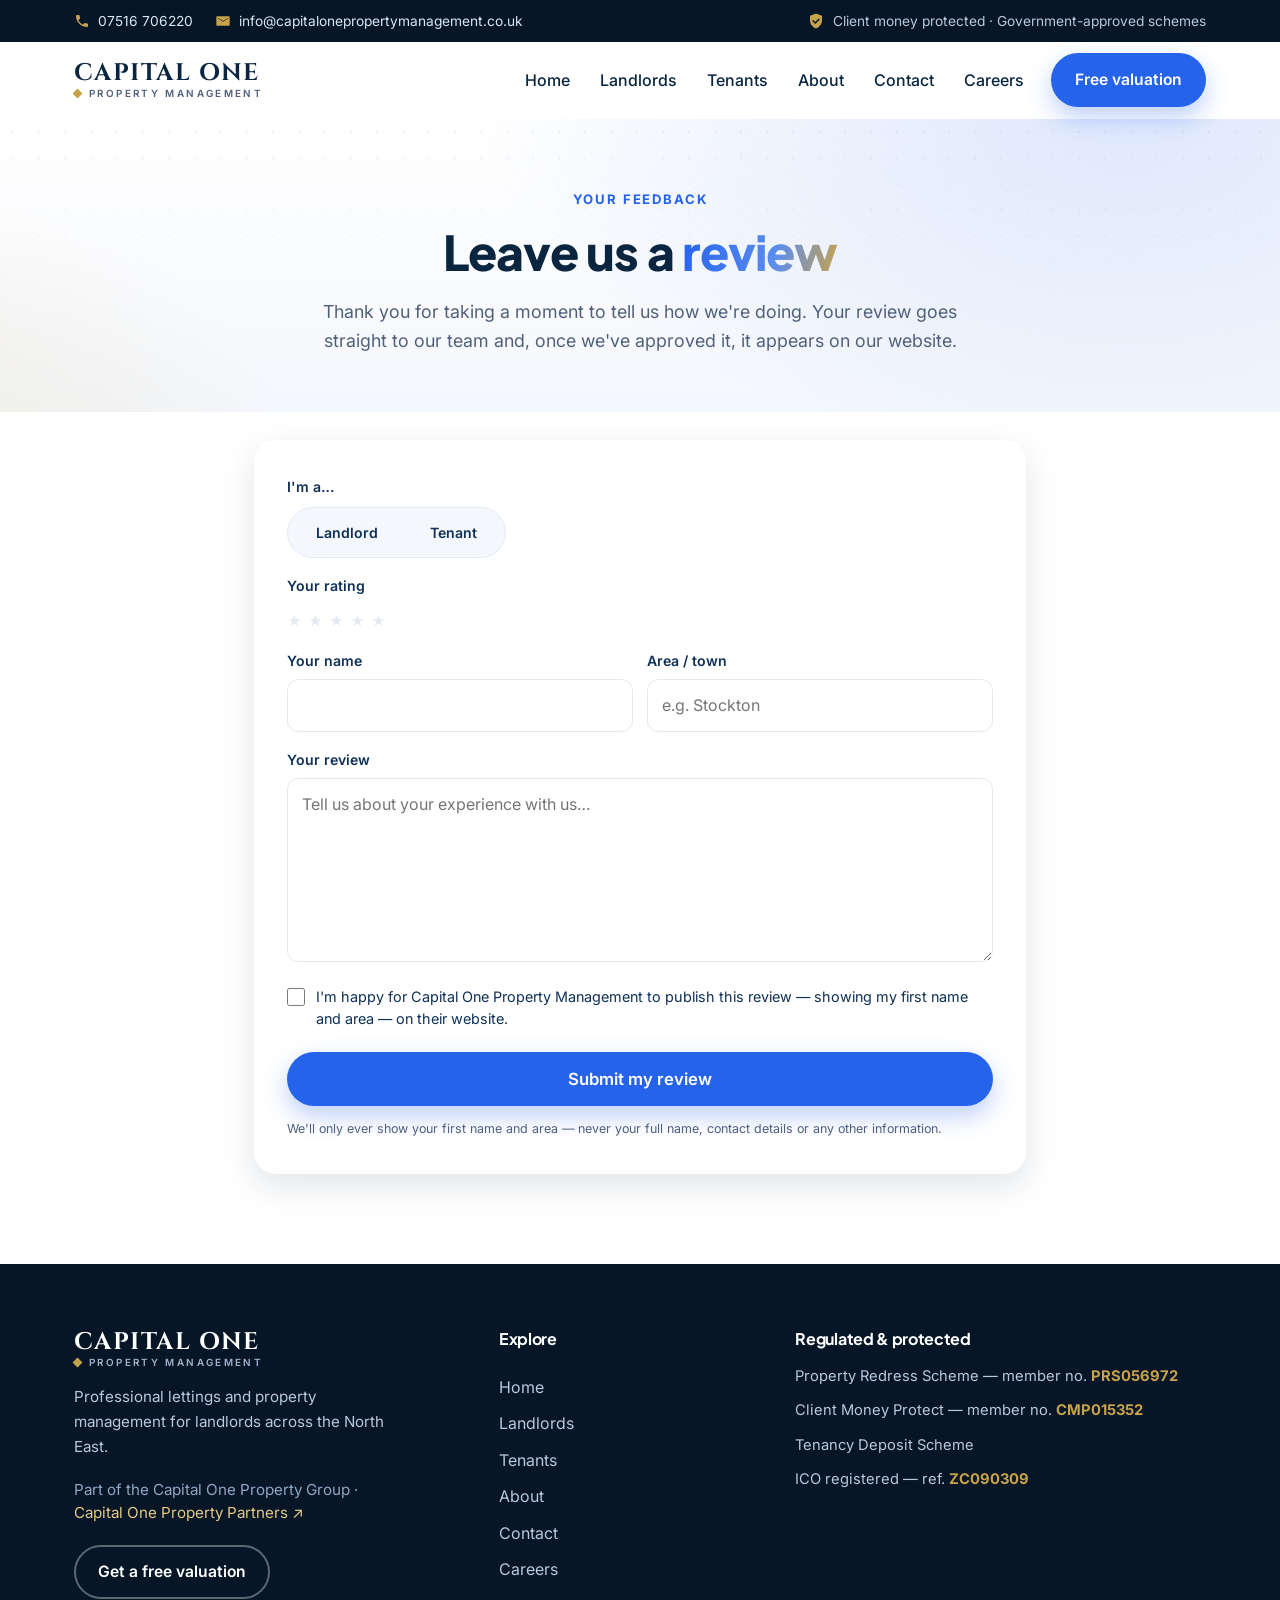
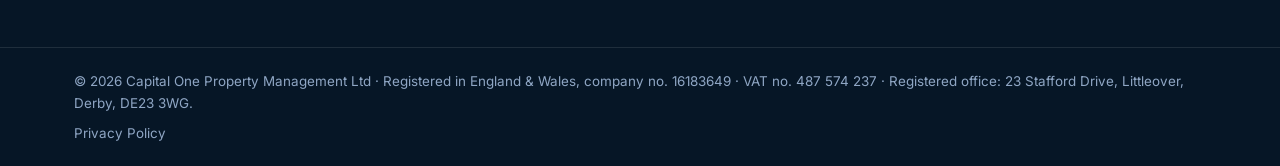
<file: review.html>
<!DOCTYPE html>
<html lang="en-GB">
<head>
  <meta charset="UTF-8" />
  <meta name="viewport" content="width=device-width, initial-scale=1.0" />
  <title>Leave a Review | Capital One Property Management</title>
  <meta name="description" content="Share your experience of Capital One Property Management. Your review goes to our team and, once approved, appears on our website." />
  <meta name="robots" content="noindex" />
  <meta property="og:title" content="Leave a Review | Capital One Property Management" />
  <meta property="og:description" content="Tell us how we're doing — your feedback means a lot." />
  <meta property="og:type" content="website" />
  <meta property="og:locale" content="en_GB" />
  <link rel="icon" href="assets/img/favicon.svg" type="image/svg+xml" />
  <link rel="preconnect" href="https://fonts.googleapis.com" />
  <link rel="preconnect" href="https://fonts.gstatic.com" crossorigin />
  <link href="https://fonts.googleapis.com/css2?family=Cinzel:wght@600;700&family=Inter:wght@400;500;600;700&family=Plus+Jakarta+Sans:wght@600;700;800&display=swap" rel="stylesheet" />
  <link rel="stylesheet" href="assets/css/styles.css" />
</head>
<body>
  <a class="skip-link" href="#main">Skip to content</a>
  <div class="scrollbar" id="scrollbar" aria-hidden="true"></div>

  <div class="utilbar">
    <div class="container utilbar__inner">
      <div class="utilbar__contact">
        <a href="tel:+447516706220" class="utilbar__item"><svg viewBox="0 0 24 24" aria-hidden="true"><path d="M6.6 10.8a15.1 15.1 0 0 0 6.6 6.6l2.2-2.2c.3-.3.7-.4 1-.2 1.1.4 2.4.6 3.6.6.6 0 1 .4 1 1V20c0 .6-.4 1-1 1A17 17 0 0 1 3 4c0-.6.4-1 1-1h3.5c.6 0 1 .4 1 1 0 1.3.2 2.5.6 3.6.1.4 0 .8-.3 1z"/></svg><span>07516 706220</span></a>
        <a href="mailto:info@capitalonepropertymanagement.co.uk" class="utilbar__item utilbar__item--email"><svg viewBox="0 0 24 24" aria-hidden="true"><path d="M3 5h18a1 1 0 0 1 1 1v12a1 1 0 0 1-1 1H3a1 1 0 0 1-1-1V6a1 1 0 0 1 1-1zm9 7L4 7v1l8 5 8-5V7z"/></svg><span>info@capitalonepropertymanagement.co.uk</span></a>
      </div>
      <div class="utilbar__badge"><svg viewBox="0 0 24 24" aria-hidden="true"><path d="M12 2 4 5v6c0 5 3.4 9.4 8 11 4.6-1.6 8-6 8-11V5l-8-3zm-1 14-4-4 1.4-1.4L11 13.2l4.6-4.6L17 10l-6 6z"/></svg><span>Client money protected &middot; Government-approved schemes</span></div>
    </div>
  </div>

  <header class="header" id="header">
    <div class="container header__inner">
      <a href="index.html" class="brand" aria-label="Capital One Property Management home">
        <span class="brand__name">Capital One</span>
        <span class="brand__sub"><i class="brand__diamond" aria-hidden="true"></i>Property Management</span>
      </a>
      <nav class="nav" id="nav" aria-label="Primary">
        <a href="index.html" class="nav__link">Home</a>
        <a href="landlords.html" class="nav__link">Landlords</a>
        <a href="tenants.html" class="nav__link">Tenants</a>
        <a href="about.html" class="nav__link">About</a>
        <a href="contact.html" class="nav__link">Contact</a>
        <a href="careers.html" class="nav__link">Careers</a>
        <a href="contact.html" class="btn btn--primary nav__cta">Free valuation</a>
      </nav>
      <button class="nav-toggle" id="navToggle" aria-label="Open menu" aria-expanded="false" aria-controls="nav"><span></span><span></span><span></span></button>
    </div>
  </header>

  <main id="main">
    <!-- PAGE HERO -->
    <section class="pagehero">
      <div class="hero__bg" aria-hidden="true"></div>
      <div class="container pagehero__inner reveal">
        <span class="eyebrow" id="rvEyebrow">Your feedback</span>
        <h1>Leave us a <span class="grad-text">review</span></h1>
        <p id="rvIntro">Thank you for taking a moment to tell us how we're doing. Your review goes straight to our team and, once we've approved it, it appears on our website.</p>
      </div>
    </section>

    <!-- REVIEW FORM -->
    <section class="section" style="padding-top:28px">
      <div class="container container--narrow">
        <form class="contact__form glass reviewform" id="reviewForm" novalidate
              data-ok="Thank you so much — your review has been sent to our team. Once we've approved it, it'll appear on our website."
              data-sent="✓ Review sent">
          <input type="text" name="_honey" class="hp-field" tabindex="-1" autocomplete="off" aria-hidden="true" />

          <div class="field">
            <span class="field__legend">I'm a…</span>
            <div class="segmented" id="reviewType" role="radiogroup" aria-label="Are you a landlord or a tenant?">
              <label><input type="radio" name="type" value="Landlord" required /><span>Landlord</span></label>
              <label><input type="radio" name="type" value="Tenant" /><span>Tenant</span></label>
            </div>
          </div>

          <div class="field">
            <span class="field__legend">Your rating</span>
            <div class="rating" id="reviewRating" role="radiogroup" aria-label="Star rating, 1 to 5">
              <input type="radio" id="star5" name="rating" value="5" required /><label for="star5" title="Excellent" aria-label="5 stars">★</label>
              <input type="radio" id="star4" name="rating" value="4" /><label for="star4" title="Great" aria-label="4 stars">★</label>
              <input type="radio" id="star3" name="rating" value="3" /><label for="star3" title="Good" aria-label="3 stars">★</label>
              <input type="radio" id="star2" name="rating" value="2" /><label for="star2" title="Okay" aria-label="2 stars">★</label>
              <input type="radio" id="star1" name="rating" value="1" /><label for="star1" title="Poor" aria-label="1 star">★</label>
            </div>
          </div>

          <div class="field-row">
            <div class="field"><label for="rv-name">Your name</label><input type="text" id="rv-name" name="name" autocomplete="name" required /></div>
            <div class="field"><label for="rv-area">Area / town</label><input type="text" id="rv-area" name="area" placeholder="e.g. Stockton" required /></div>
          </div>

          <div class="field"><label for="rv-review">Your review</label><textarea id="rv-review" name="review" rows="6" placeholder="Tell us about your experience with us…" required></textarea></div>

          <label class="field-check" id="rv-consent-wrap">
            <input type="checkbox" name="consent" value="Yes — happy for this review to be published" required />
            <span>I'm happy for Capital One Property Management to publish this review — showing my first name and area — on their website.</span>
          </label>

          <button type="submit" class="btn btn--primary btn--block btn--lg">Submit my review</button>
          <p class="quickform__note" id="formStatus" role="status"></p>
          <p class="quickform__note">We'll only ever show your first name and area — never your full name, contact details or any other information.</p>
        </form>
      </div>
    </section>
  </main>

  <footer class="footer">
    <div class="container footer__inner">
      <div class="footer__brand">
        <a href="index.html" class="brand brand--light"><span class="brand__name">Capital One</span><span class="brand__sub"><i class="brand__diamond" aria-hidden="true"></i>Property Management</span></a>
        <p>Professional lettings and property management for landlords across the North East.</p>
        <p class="footer__group">Part of the Capital One Property Group &middot; <a href="https://capitalonepropertypartners.com" target="_blank" rel="noopener">Capital One Property Partners ↗</a></p>
        <a href="contact.html" class="btn btn--ghost btn--light">Get a free valuation</a>
      </div>
      <nav class="footer__nav" aria-label="Footer">
        <h4>Explore</h4>
        <a href="index.html">Home</a><a href="landlords.html">Landlords</a><a href="tenants.html">Tenants</a><a href="about.html">About</a><a href="contact.html">Contact</a><a href="careers.html">Careers</a>
      </nav>
      <div class="footer__legal-block">
        <h4>Regulated &amp; protected</h4>
        <ul>
          <li>Property Redress Scheme — member no. <strong>PRS056972</strong></li>
          <li>Client Money Protect — member no. <strong>CMP015352</strong></li>
          <li>Tenancy Deposit Scheme</li>
          <li>ICO registered — ref. <strong>ZC090309</strong></li>
        </ul>
      </div>
    </div>
    <div class="footer__bar">
      <div class="container footer__bar-inner">
        <p>&copy; <span id="year">2026</span> Capital One Property Management Ltd &middot; Registered in England &amp; Wales, company no. 16183649 &middot; VAT no. 487 574 237 &middot; Registered office: 23 Stafford Drive, Littleover, Derby, DE23 3WG.</p>
        <a class="footer__bar-link" href="privacy.html">Privacy Policy</a>
      </div>
    </div>
  </footer>

  <button class="totop" id="toTop" aria-label="Back to top"><svg viewBox="0 0 24 24"><path d="M12 8l-6 6 1.4 1.4L12 10.8l4.6 4.6L18 14z"/></svg></button>
  <script src="assets/js/script.js" defer></script>
  <!-- Cloudflare Web Analytics --><script type='module' src='https://static.cloudflareinsights.com/beacon.min.js' data-cf-beacon='{"token": "6f27f453384b4929b04c7656e45aa6ba"}'></script><!-- End Cloudflare Web Analytics -->
</body>
</html>
</file>
<file: assets/css/styles.css>
/* =========================================================
   Capital One Property Management — premium corporate theme
   ========================================================= */

:root {
  --navy: #0a2540;
  --navy-700: #0f3057;
  --navy-900: #061626;
  --blue: #2563eb;
  --blue-600: #1d4fd7;
  --blue-tint: #eaf1fe;
  --gold: #c8a24b;
  --gold-soft: #e6c987;
  --ink: #0f172a;
  --muted: #51607a;
  --line: #e4e9f2;
  --bg: #ffffff;
  --bg-alt: #f4f7fc;
  --white: #ffffff;
  --radius: 16px;
  --radius-sm: 11px;
  --radius-lg: 22px;
  --shadow-sm: 0 1px 3px rgba(10, 37, 64, .08), 0 1px 2px rgba(10, 37, 64, .05);
  --shadow: 0 12px 34px rgba(10, 37, 64, .12);
  --shadow-lg: 0 30px 70px rgba(10, 37, 64, .22);
  --maxw: 1180px;
  --ease: cubic-bezier(.2, .7, .3, 1);
}

* { box-sizing: border-box; margin: 0; padding: 0; }
html { scroll-behavior: smooth; scroll-padding-top: 120px; -webkit-text-size-adjust: 100%; }
body {
  font-family: "Inter", system-ui, -apple-system, "Segoe UI", Roboto, sans-serif;
  color: var(--ink); background: var(--bg); line-height: 1.65;
  -webkit-font-smoothing: antialiased; text-rendering: optimizeLegibility; overflow-x: hidden;
}
h1, h2, h3, h4, .brand__text strong {
  font-family: "Plus Jakarta Sans", "Inter", system-ui, sans-serif;
  line-height: 1.13; letter-spacing: -0.02em; color: var(--navy);
}
img, svg { max-width: 100%; display: block; }
img { image-orientation: from-image; }
a { color: var(--blue); text-decoration: none; }
ul { list-style: none; }
::selection { background: var(--blue); color: #fff; }

.container { width: 100%; max-width: var(--maxw); margin-inline: auto; padding-inline: 24px; }
.container--narrow { max-width: 820px; }

.skip-link { position: absolute; left: -999px; top: 0; z-index: 300; background: var(--navy); color: #fff; padding: 10px 16px; border-radius: 0 0 8px 0; }
.skip-link:focus { left: 0; }

.grad-text { background: linear-gradient(100deg, var(--blue), #5b8df0 60%, var(--gold)); -webkit-background-clip: text; background-clip: text; color: transparent; }

/* ---------- Scroll progress ---------- */
.scrollbar { position: fixed; top: 0; left: 0; height: 3px; width: 0; z-index: 250; background: linear-gradient(90deg, var(--blue), var(--gold)); transition: width .1s linear; }

/* ---------- Buttons ---------- */
.btn {
  --btn-bg: var(--blue);
  display: inline-flex; align-items: center; justify-content: center; gap: 9px;
  font-weight: 600; font-family: inherit; font-size: .98rem; padding: 12px 22px;
  border-radius: 999px; border: 2px solid transparent; cursor: pointer;
  transition: transform .15s var(--ease), box-shadow .2s var(--ease), background .2s, color .2s, border-color .2s;
  white-space: nowrap; position: relative; overflow: hidden;
}
.btn svg { fill: currentColor; }
.btn--primary { background: var(--btn-bg); color: #fff; box-shadow: 0 10px 24px rgba(37, 99, 235, .30); }
.btn--primary:hover { background: var(--blue-600); transform: translateY(-2px); box-shadow: 0 16px 30px rgba(37, 99, 235, .38); }
.btn--ghost { background: rgba(255, 255, 255, .6); color: var(--navy); border-color: var(--line); }
.btn--ghost:hover { border-color: var(--navy); transform: translateY(-2px); background: #fff; }
.btn--gold { background: linear-gradient(135deg, var(--gold), var(--gold-soft)); color: #3a2c08; box-shadow: 0 12px 28px rgba(200, 162, 75, .4); }
.btn--gold:hover { transform: translateY(-2px); box-shadow: 0 16px 34px rgba(200, 162, 75, .5); }
.btn--light { color: #fff; border-color: rgba(255, 255, 255, .35); background: transparent; }
.btn--light:hover { background: rgba(255, 255, 255, .12); border-color: #fff; }
.btn--lg { padding: 15px 30px; font-size: 1.05rem; }
.btn--block { width: 100%; }

.eyebrow { display: inline-block; font-weight: 700; font-size: .82rem; letter-spacing: .14em; text-transform: uppercase; color: var(--blue); margin-bottom: 14px; }
.eyebrow--gold { color: var(--gold); }

.glass { background: rgba(255, 255, 255, .82); backdrop-filter: blur(14px) saturate(160%); -webkit-backdrop-filter: blur(14px) saturate(160%); border: 1px solid rgba(255, 255, 255, .7); }

/* ---------- Utility bar ---------- */
.utilbar { background: var(--navy-900); color: #cdd9ea; font-size: .86rem; }
.utilbar__inner { display: flex; align-items: center; justify-content: space-between; min-height: 42px; gap: 16px; }
.utilbar__contact { display: flex; gap: 22px; }
.utilbar__item { display: inline-flex; align-items: center; gap: 8px; color: #dbe6f5; }
.utilbar__item:hover { color: #fff; }
.utilbar__item svg { width: 16px; height: 16px; fill: var(--gold); }
.utilbar__badge { display: inline-flex; align-items: center; gap: 8px; color: #b9c8de; }
.utilbar__badge svg { width: 18px; height: 18px; fill: var(--gold); }

/* ---------- Header ---------- */
.header { position: sticky; top: 0; z-index: 100; background: rgba(255, 255, 255, .9); backdrop-filter: saturate(180%) blur(12px); border-bottom: 1px solid transparent; transition: box-shadow .25s, border-color .25s; }
.header.is-scrolled { box-shadow: var(--shadow-sm); border-color: var(--line); }
.header__inner { display: flex; align-items: center; justify-content: space-between; min-height: 76px; gap: 16px; }
.brand { display: inline-flex; flex-direction: column; align-items: flex-start; gap: 4px; line-height: 1; }
.brand__name { font-family: "Cinzel", Georgia, "Times New Roman", serif; font-weight: 700; font-size: 1.5rem; letter-spacing: .06em; text-transform: uppercase; color: var(--navy); }
.brand__sub { display: inline-flex; align-items: center; gap: 8px; font-size: .62rem; font-weight: 600; letter-spacing: .24em; text-transform: uppercase; color: var(--muted); }
.brand__diamond { width: 7px; height: 7px; background: var(--gold); transform: rotate(45deg); flex: none; }
.brand--light .brand__name { color: #fff; }
.brand--light .brand__sub { color: #9fb3cf; }
.hero__assure { margin-bottom: 0; }
.nav { display: flex; align-items: center; gap: 4px; }
.nav__link { color: var(--navy); font-weight: 500; padding: 10px 13px; border-radius: 8px; position: relative; }
.nav__link::after { content: ""; position: absolute; left: 13px; right: 13px; bottom: 5px; height: 2px; background: var(--blue); transform: scaleX(0); transform-origin: left; transition: transform .25s var(--ease); border-radius: 2px; }
.nav__link:hover::after, .nav__link.is-active::after { transform: scaleX(1); }
.nav__link.is-active { color: var(--blue); }
.nav__cta { margin-left: 10px; color: #fff; }
.nav__cta::after { display: none; }
.nav-toggle { display: none; flex-direction: column; gap: 5px; background: none; border: 0; cursor: pointer; padding: 10px; }
.nav-toggle span { width: 26px; height: 2.5px; background: var(--navy); border-radius: 2px; transition: .3s var(--ease); }
.nav-toggle[aria-expanded="true"] span:nth-child(1) { transform: translateY(7.5px) rotate(45deg); }
.nav-toggle[aria-expanded="true"] span:nth-child(2) { opacity: 0; }
.nav-toggle[aria-expanded="true"] span:nth-child(3) { transform: translateY(-7.5px) rotate(-45deg); }

/* ---------- Hero ---------- */
.hero { position: relative; overflow: hidden; }
.hero__bg {
  position: absolute; inset: 0; z-index: -1;
  background:
    radial-gradient(1200px 700px at 88% -15%, rgba(37, 99, 235, .16), transparent 55%),
    radial-gradient(760px 520px at -10% 120%, rgba(200, 162, 75, .14), transparent 55%),
    linear-gradient(180deg, #fff 0%, var(--bg-alt) 100%);
}
.hero__bg::before { content: ""; position: absolute; inset: 0; background-image: radial-gradient(rgba(10, 37, 64, .055) 1px, transparent 1px); background-size: 26px 26px; mask-image: linear-gradient(180deg, #000, transparent 80%); }
.hero__inner { display: grid; grid-template-columns: 1.05fr .95fr; gap: 60px; align-items: center; padding-block: 70px 92px; }
.badge-pill { display: inline-flex; align-items: center; gap: 9px; background: #fff; border: 1px solid var(--line); box-shadow: var(--shadow-sm); border-radius: 999px; padding: 7px 16px; font-size: .86rem; font-weight: 600; color: var(--navy-700); margin-bottom: 22px; }
.badge-pill__dot { width: 9px; height: 9px; border-radius: 50%; background: #1aa472; box-shadow: 0 0 0 0 rgba(26, 164, 114, .5); animation: pulse 2s infinite; }
@keyframes pulse { 0% { box-shadow: 0 0 0 0 rgba(26, 164, 114, .5); } 70% { box-shadow: 0 0 0 8px rgba(26, 164, 114, 0); } 100% { box-shadow: 0 0 0 0 rgba(26, 164, 114, 0); } }
.hero h1 { font-size: clamp(2.3rem, 5vw, 3.7rem); font-weight: 800; }
.hero__lead { font-size: 1.18rem; color: var(--muted); margin: 22px 0 32px; max-width: 40ch; }
.hero__actions { display: flex; flex-wrap: wrap; gap: 14px; margin-bottom: 30px; }
.hero__trust { display: flex; align-items: center; gap: 14px; }
.stars { color: var(--gold); font-size: 1.15rem; letter-spacing: 2px; }
.hero__trust p { color: var(--muted); font-size: .95rem; }
.hero__trust strong { color: var(--navy); }

.hero__visual { position: relative; }
.quickform { border-radius: var(--radius-lg); padding: 30px 28px; box-shadow: var(--shadow-lg); }
.quickform__head { margin-bottom: 20px; }
.quickform__tag { display: inline-block; font-size: .74rem; font-weight: 700; letter-spacing: .08em; text-transform: uppercase; color: var(--blue); background: var(--blue-tint); padding: 5px 12px; border-radius: 999px; margin-bottom: 12px; }
.quickform__title { font-size: 1.42rem; }
.quickform__sub { color: var(--muted); margin-top: 8px; font-size: .96rem; }
.quickform__note { font-size: .78rem; color: var(--muted); margin-top: 14px; line-height: 1.5; }

.floatchip { position: absolute; display: flex; align-items: center; gap: 11px; background: #fff; border: 1px solid var(--line); border-radius: 14px; padding: 12px 16px; box-shadow: var(--shadow); animation: float 5s ease-in-out infinite; }
.floatchip strong { display: block; font-size: .92rem; color: var(--navy); font-weight: 700; }
.floatchip small { color: var(--muted); font-size: .78rem; }
.floatchip svg { width: 26px; height: 26px; fill: var(--gold); }
.floatchip--rent { bottom: -28px; left: -34px; }
.floatchip--rent .floatchip__icon { display: grid; place-items: center; width: 30px; height: 30px; border-radius: 50%; background: #e6f6ee; color: #0d7a45; font-weight: 800; }
.floatchip--shield { bottom: -28px; right: -34px; animation-delay: 1.5s; }
@keyframes float { 0%, 100% { transform: translateY(0); } 50% { transform: translateY(-10px); } }

/* ---------- Trust strip ---------- */
.trustbar { background: var(--navy); color: #fff; }
.trustbar__inner { display: flex; align-items: center; gap: 30px; flex-wrap: wrap; padding-block: 18px; }
.trustbar__label { font-size: .78rem; letter-spacing: .14em; text-transform: uppercase; color: #9fb3cf; }
.trustbar__logos { display: flex; flex-wrap: wrap; gap: 14px 30px; }
.trustbar__logos li { font-family: "Plus Jakarta Sans", sans-serif; font-weight: 700; font-size: .98rem; color: #e7eefa; display: flex; align-items: center; gap: 8px; }
.trustbar__logos li::before { content: ""; width: 7px; height: 7px; border-radius: 50%; background: var(--gold); }

/* ---------- Stats ---------- */
.stats { padding-block: 58px; }
.stats__grid { display: grid; grid-template-columns: repeat(4, 1fr); gap: 18px; }
.stat { text-align: center; padding: 18px; border-radius: var(--radius); position: relative; }
.stat:not(:last-child)::after { content: ""; position: absolute; right: 0; top: 22%; height: 56%; width: 1px; background: var(--line); }
.stat__num { display: block; font-family: "Plus Jakarta Sans", sans-serif; font-weight: 800; font-size: clamp(2.2rem, 4vw, 3rem); color: var(--blue); line-height: 1; }
.stat__label { display: block; margin-top: 10px; color: var(--muted); font-weight: 500; }

/* ---------- Sections ---------- */
.section { padding-block: 90px; }
.section--alt { background: var(--bg-alt); }
.section--dark { background: linear-gradient(165deg, var(--navy) 0%, var(--navy-900) 100%); color: #d7e2f1; position: relative; overflow: hidden; }
.section--dark::before { content: ""; position: absolute; inset: 0; background: radial-gradient(700px 400px at 80% 0%, rgba(200, 162, 75, .12), transparent 60%); }
.section__head { max-width: 660px; margin: 0 auto 54px; text-align: center; }
.section__head h2 { font-size: clamp(1.9rem, 3.6vw, 2.7rem); }
.section__head p { color: var(--muted); font-size: 1.08rem; margin-top: 14px; }
.section__head--light h2 { color: #fff; }
.section__head--light p { color: #b9c8de; }

/* ---------- Photo placeholder ---------- */
.ph { position: relative; display: grid; place-content: center; justify-items: center; gap: 12px; border-radius: var(--radius-lg); background: linear-gradient(150deg, var(--navy), var(--blue)); color: rgba(255, 255, 255, .9); text-align: center; overflow: hidden; box-shadow: var(--shadow); }
.ph::before { content: ""; position: absolute; inset: 0; background-image: radial-gradient(rgba(255, 255, 255, .14) 1px, transparent 1px); background-size: 22px 22px; }
.ph svg { width: 54px; height: 54px; fill: rgba(255, 255, 255, .85); position: relative; }
.ph span { position: relative; font-weight: 600; font-size: .95rem; letter-spacing: .02em; border: 1px dashed rgba(255, 255, 255, .45); padding: 6px 14px; border-radius: 999px; }
.ph--tall { aspect-ratio: 4 / 5; }
.ph--wide { aspect-ratio: 16 / 10; }

/* ---------- Intro ---------- */
.intro__grid { display: grid; grid-template-columns: .85fr 1fr; gap: 56px; align-items: center; }
.intro__media { position: relative; }
.intro__badge { position: absolute; right: -18px; bottom: 26px; display: flex; flex-direction: column; padding: 16px 20px; border-radius: var(--radius); box-shadow: var(--shadow); max-width: 180px; }
.intro__badge-num { font-family: "Plus Jakarta Sans", sans-serif; font-weight: 800; font-size: 1.9rem; color: var(--blue); line-height: 1; }
.intro__badge-txt { font-size: .82rem; color: var(--muted); margin-top: 4px; }
.intro__content h2 { font-size: clamp(1.7rem, 3.2vw, 2.4rem); }
.intro__content p { color: var(--muted); margin: 16px 0 22px; font-size: 1.06rem; }
.ticklist { display: grid; gap: 12px; margin-bottom: 26px; }
.ticklist li { position: relative; padding-left: 34px; color: var(--navy-700); font-weight: 500; }
.ticklist li::before { content: ""; position: absolute; left: 0; top: 1px; width: 22px; height: 22px; border-radius: 50%; background: var(--blue-tint) url("data:image/svg+xml,%3Csvg xmlns='http://www.w3.org/2000/svg' viewBox='0 0 24 24' fill='%232563eb'%3E%3Cpath d='m9 16.2-3.5-3.5L4 14.2 9 19l11-11-1.5-1.5z'/%3E%3C/svg%3E") center / 14px no-repeat; }
.link-arrow { display: inline-flex; align-items: center; gap: 8px; font-weight: 600; color: var(--blue); }
.link-arrow svg { width: 20px; height: 20px; fill: currentColor; transition: transform .2s var(--ease); }
.link-arrow:hover svg { transform: translateX(4px); }

/* ---------- Packages ---------- */
.packages { display: grid; grid-template-columns: 1fr 1fr; gap: 26px; align-items: start; }
.package { position: relative; background: #fff; border: 1px solid var(--line); border-radius: var(--radius); padding: 34px 30px; box-shadow: var(--shadow-sm); transition: transform .25s var(--ease), box-shadow .25s; }
.package:hover { transform: translateY(-5px); box-shadow: var(--shadow); }
.package--featured { border: 2px solid var(--blue); box-shadow: var(--shadow); }
.package__flag { position: absolute; top: -13px; left: 30px; background: var(--blue); color: #fff; font-size: .76rem; font-weight: 700; letter-spacing: .06em; text-transform: uppercase; padding: 5px 14px; border-radius: 999px; }
.package__name { font-size: 1.55rem; }
.package__for { color: var(--muted); margin: 8px 0 20px; }
.package__list { margin-bottom: 26px; display: grid; gap: 12px; }
.package__list li { position: relative; padding-left: 30px; color: var(--navy-700); }
.package__list li em { color: var(--navy); font-style: normal; font-weight: 600; }
.package__list li::before { content: ""; position: absolute; left: 0; top: 3px; width: 18px; height: 18px; border-radius: 50%; background: var(--blue-tint) url("data:image/svg+xml,%3Csvg xmlns='http://www.w3.org/2000/svg' viewBox='0 0 24 24' fill='%232563eb'%3E%3Cpath d='m9 16.2-3.5-3.5L4 14.2 9 19l11-11-1.5-1.5z'/%3E%3C/svg%3E") center / 13px no-repeat; }
.packages__note { text-align: center; margin-top: 28px; color: var(--muted); }
.packages__note--fine { font-size: .86rem; margin-top: 10px; max-width: 70ch; margin-left: auto; margin-right: auto; }
.package__price { font-family: "Plus Jakarta Sans", "Inter", system-ui, sans-serif; font-size: 2.6rem; font-weight: 800; color: var(--navy); line-height: 1; letter-spacing: -0.02em; margin: 2px 0 3px; }
.package__vat { font-size: 1rem; font-weight: 600; color: var(--muted); letter-spacing: 0; }
.package__unit { font-size: .88rem; color: var(--muted); margin: 0 0 18px; }
.package__extra { margin-top: 20px; padding-top: 16px; border-top: 1px dashed var(--line); font-size: .88rem; color: var(--muted); line-height: 1.5; }
.package__extra strong { color: var(--navy-700); font-weight: 700; }

/* ---------- Steps ---------- */
.steps { display: grid; grid-template-columns: repeat(4, 1fr); gap: 24px; position: relative; }
.step { background: #fff; border: 1px solid var(--line); border-radius: var(--radius); padding: 30px 24px; position: relative; transition: transform .25s var(--ease), box-shadow .25s; }
.step:hover { transform: translateY(-5px); box-shadow: var(--shadow); }
.step__num { display: grid; place-items: center; width: 48px; height: 48px; border-radius: 13px; background: linear-gradient(135deg, var(--navy), var(--blue)); color: #fff; font-family: "Plus Jakarta Sans", sans-serif; font-weight: 800; font-size: 1.25rem; margin-bottom: 18px; box-shadow: 0 8px 18px rgba(37, 99, 235, .3); }
.step h3 { font-size: 1.18rem; margin-bottom: 8px; }
.step p { color: var(--muted); font-size: .96rem; }

/* ---------- Features ---------- */
.features { display: grid; grid-template-columns: repeat(3, 1fr); gap: 24px; }
.feature { background: #fff; border: 1px solid var(--line); border-radius: var(--radius); padding: 32px 28px; transition: transform .25s var(--ease), box-shadow .25s; }
.feature:hover { transform: translateY(-5px); box-shadow: var(--shadow); }
.feature__icon { width: 54px; height: 54px; border-radius: 14px; background: var(--blue-tint); display: grid; place-items: center; margin-bottom: 18px; }
.feature__icon svg { width: 28px; height: 28px; fill: var(--blue); }
.feature h3 { font-size: 1.2rem; margin-bottom: 8px; }
.feature p { color: var(--muted); }

/* ---------- Areas (interactive) ---------- */
.areas { display: grid; grid-template-columns: 1.1fr .9fr; gap: 50px; align-items: center; }
.areas__content h2 { font-size: clamp(1.8rem, 3.4vw, 2.5rem); }
.areas__content > p { color: var(--muted); margin: 14px 0 24px; font-size: 1.06rem; }
.areas__chips { display: flex; flex-wrap: wrap; gap: 10px; }
.chip { font: inherit; font-weight: 600; font-size: .95rem; color: var(--navy-700); background: #fff; border: 1.5px solid var(--line); padding: 10px 18px; border-radius: 999px; cursor: pointer; transition: all .2s var(--ease); }
.chip:hover { border-color: var(--blue); color: var(--blue); transform: translateY(-2px); }
.chip.is-active { background: var(--blue); border-color: var(--blue); color: #fff; box-shadow: 0 8px 18px rgba(37, 99, 235, .3); }
.areas__caption { margin-top: 14px; font-size: .82rem; color: var(--muted); font-style: italic; }
.areas__panel { border-radius: var(--radius-lg); padding: 34px 32px; box-shadow: var(--shadow); text-align: center; }
.areas__panel-icon { width: 64px; height: 64px; border-radius: 50%; background: var(--blue-tint); display: grid; place-items: center; margin: 0 auto 18px; }
.areas__panel-icon svg { width: 32px; height: 32px; fill: var(--blue); }
.areas__panel h3 { font-size: 1.4rem; margin-bottom: 10px; transition: opacity .2s; }
.areas__panel p { color: var(--muted); margin-bottom: 22px; }

/* ---------- Protection ---------- */
.protection { display: grid; grid-template-columns: repeat(4, 1fr); gap: 22px; position: relative; }
.protcard { background: rgba(255, 255, 255, .06); border: 1px solid rgba(255, 255, 255, .14); border-radius: var(--radius); padding: 28px 24px; backdrop-filter: blur(4px); transition: transform .25s var(--ease), border-color .25s, background .25s; }
.protcard:hover { transform: translateY(-5px); border-color: var(--gold); background: rgba(255, 255, 255, .09); }
.protcard__icon { width: 56px; height: 56px; border-radius: 14px; background: rgba(200, 162, 75, .16); display: grid; place-items: center; margin-bottom: 18px; }
.protcard__icon svg { width: 29px; height: 29px; fill: var(--gold); }
.protcard h3 { color: #fff; font-size: 1.18rem; margin-bottom: 8px; }
.protcard p { color: #b9c8de; font-size: .94rem; }
.protcard__meta { margin-top: 18px; padding-top: 16px; border-top: 1px solid rgba(255, 255, 255, .14); }
.protcard__meta dt { font-size: .74rem; letter-spacing: .1em; text-transform: uppercase; color: #8fa6c4; }
.protcard__meta dd { font-family: "Plus Jakarta Sans", sans-serif; font-weight: 700; color: var(--gold); font-size: 1.05rem; margin-top: 3px; }
.protcard__cert { display: inline-flex; align-items: center; margin-top: 16px; font-size: .82rem; font-weight: 700; letter-spacing: .03em; color: var(--gold); text-decoration: none; border-bottom: 1px solid rgba(200, 162, 75, .45); padding-bottom: 2px; transition: color .2s, border-color .2s; }
.protcard__cert:hover { color: #fff; border-color: #fff; }
/* Careers page */
.jobfacts { display: grid; grid-template-columns: repeat(auto-fit, minmax(150px, 1fr)); gap: 14px; margin-top: 30px; }
.jobfacts > div { background: var(--bg-alt); border: 1px solid var(--line); border-radius: var(--radius-sm); padding: 16px 18px; }
.jobfacts dt { font-size: .72rem; letter-spacing: .09em; text-transform: uppercase; color: var(--muted); margin-bottom: 5px; font-weight: 600; }
.jobfacts dd { font-weight: 700; color: var(--ink); font-size: 1.02rem; line-height: 1.3; }
.jobcallout { max-width: 760px; margin: 36px auto 4px; padding: 0; background: none; border: none; text-align: center; }
.jobcallout::before { content: ""; display: block; width: 44px; height: 3px; background: var(--gold); border-radius: 2px; margin: 0 auto 20px; }
.jobcallout p { font-size: 1.25rem; font-weight: 700; color: var(--navy); margin: 0; line-height: 1.5; }
.joblist { max-width: 860px; margin-left: auto; margin-right: auto; text-align: left; }
.joblist li { margin-bottom: 14px; line-height: 1.6; }
.joblist li strong { color: var(--navy); }
.jobnote { max-width: 860px; margin: 26px auto 0; padding: 18px 22px; background: var(--bg-alt); border: 1px solid var(--line); border-radius: var(--radius-sm); color: var(--muted); font-size: .95rem; line-height: 1.6; }
.jobnote strong { color: var(--ink); }
.section__cta { display: flex; justify-content: center; gap: 14px; margin-top: 32px; flex-wrap: wrap; }
.section__head--light a { color: var(--gold-soft); text-decoration: underline; text-underline-offset: 3px; }
.comingsoon { max-width: 720px; margin: 0 auto; text-align: center; background: var(--bg-alt); border: 1px dashed var(--gold); border-radius: var(--radius); padding: 34px 30px; }
.comingsoon__flag { display: inline-block; background: var(--gold); color: var(--navy-900); font-size: .72rem; font-weight: 800; letter-spacing: .08em; text-transform: uppercase; padding: 6px 14px; border-radius: 999px; margin-bottom: 16px; }
.comingsoon h3 { font-size: 1.5rem; color: var(--navy); margin-bottom: 10px; }
.comingsoon p { color: var(--muted); line-height: 1.6; margin: 0 auto 22px; max-width: 560px; }

/* ---------- Testimonial slider ---------- */
.slider { max-width: 760px; margin: 0 auto; overflow: hidden; }
.slider__track { display: flex; transition: transform .5s var(--ease); }
.quote { min-width: 100%; padding: 8px 8px 4px; }
.quote__stars { color: var(--gold); font-size: 1.2rem; letter-spacing: 2px; margin-bottom: 16px; text-align: center; }
.quote blockquote { font-family: "Plus Jakarta Sans", sans-serif; font-size: clamp(1.15rem, 2.4vw, 1.5rem); font-weight: 600; line-height: 1.45; color: var(--navy); text-align: center; letter-spacing: -.01em; }
.quote figcaption { display: flex; align-items: center; justify-content: center; gap: 12px; margin-top: 24px; }
.quote__avatar { display: grid; place-items: center; width: 46px; height: 46px; border-radius: 50%; background: linear-gradient(135deg, var(--navy), var(--blue)); color: #fff; font-weight: 700; font-size: .95rem; }
.quote figcaption span:last-child { display: flex; flex-direction: column; text-align: left; font-weight: 600; color: var(--navy); }
.quote figcaption small { color: var(--muted); font-weight: 500; }
.slider__controls { display: flex; align-items: center; justify-content: center; gap: 18px; margin-top: 30px; }
.slider__btn { width: 46px; height: 46px; border-radius: 50%; border: 1.5px solid var(--line); background: #fff; cursor: pointer; display: grid; place-items: center; transition: all .2s var(--ease); }
.slider__btn:hover { border-color: var(--blue); background: var(--blue); }
.slider__btn:hover svg { fill: #fff; }
.slider__btn svg { width: 22px; height: 22px; fill: var(--navy); }
.slider__dots { display: flex; gap: 9px; }
.slider__dots button { width: 9px; height: 9px; border-radius: 50%; border: 0; background: var(--line); cursor: pointer; transition: all .25s var(--ease); padding: 0; }
.slider__dots button.is-active { background: var(--blue); width: 26px; border-radius: 5px; }

/* ---------- FAQ ---------- */
.faq { display: grid; gap: 14px; }
.faq__item { background: #fff; border: 1px solid var(--line); border-radius: var(--radius-sm); overflow: hidden; transition: box-shadow .2s; }
.faq__item:hover { box-shadow: var(--shadow-sm); }
.faq__q { width: 100%; display: flex; align-items: center; justify-content: space-between; gap: 16px; background: none; border: 0; cursor: pointer; padding: 20px 22px; text-align: left; font-family: "Plus Jakarta Sans", sans-serif; font-weight: 700; font-size: 1.05rem; color: var(--navy); }
.faq__q svg { width: 22px; height: 22px; fill: var(--blue); flex: none; transition: transform .3s var(--ease); }
.faq__q[aria-expanded="true"] svg { transform: rotate(180deg); }
.faq__a { max-height: 0; overflow: hidden; transition: max-height .35s var(--ease); }
.faq__a p { padding: 0 22px 22px; color: var(--muted); }

/* ---------- CTA band ---------- */
.ctaband { background: linear-gradient(135deg, var(--navy), var(--blue)); position: relative; overflow: hidden; }
.ctaband::before { content: ""; position: absolute; inset: 0; background: radial-gradient(600px 300px at 90% 120%, rgba(200, 162, 75, .25), transparent 60%); }
.ctaband__inner { position: relative; display: flex; align-items: center; justify-content: space-between; gap: 30px; padding-block: 56px; flex-wrap: wrap; }
.ctaband h2 { color: #fff; font-size: clamp(1.6rem, 3vw, 2.3rem); }
.ctaband p { color: #cfe0fb; margin-top: 8px; font-size: 1.08rem; }

/* ---------- Contact ---------- */
.contact { display: grid; grid-template-columns: 1fr 1.1fr; gap: 48px; align-items: start; }
.contact__intro h2 { font-size: clamp(1.8rem, 3.2vw, 2.4rem); }
.contact__intro > p { color: var(--muted); font-size: 1.08rem; margin: 14px 0 28px; }
.contact__details { display: grid; gap: 16px; }
.contact__details li { display: flex; align-items: center; gap: 14px; color: var(--navy-700); font-weight: 500; }
.contact__details svg { width: 22px; height: 22px; fill: var(--blue); flex: none; }
.contact__form { border-radius: var(--radius-lg); padding: 34px 32px; box-shadow: var(--shadow); }

/* ---------- Form fields ---------- */
.field { margin-bottom: 16px; }
.field label { display: block; font-weight: 600; font-size: .88rem; margin-bottom: 7px; color: var(--navy-700); }
.field input, .field select, .field textarea { width: 100%; font: inherit; color: var(--ink); padding: 12px 14px; border: 1.5px solid var(--line); border-radius: var(--radius-sm); background: #fff; transition: border-color .2s, box-shadow .2s; }
.field input:focus, .field select:focus, .field textarea:focus { outline: none; border-color: var(--blue); box-shadow: 0 0 0 4px rgba(37, 99, 235, .14); }
.field textarea { resize: vertical; }
.field-row { display: grid; grid-template-columns: 1fr 1fr; gap: 14px; }
.rent-grid { display: grid; grid-template-columns: 1fr 1fr; gap: 12px; }
.rent-cell label { display: block; font-size: .8rem; font-weight: 600; color: var(--muted); margin-bottom: 5px; }
.field input[type="file"] { padding: 9px 12px; cursor: pointer; }
.field input[type="file"]::-webkit-file-upload-button, .field input[type="file"]::file-selector-button { font: inherit; margin-right: 12px; padding: 7px 12px; border: 1.5px solid var(--line); border-radius: var(--radius-sm); background: var(--blue-tint); color: var(--navy-700); cursor: pointer; font-weight: 600; }
@media (max-width: 560px) { .rent-grid { grid-template-columns: 1fr; } }
.field.has-error input, .field.has-error select { border-color: #d4304b; box-shadow: 0 0 0 4px rgba(212, 48, 75, .12); }
#formStatus:not(:empty) { padding: 10px 14px; border-radius: 8px; font-weight: 500; }
#formStatus.is-ok { background: #e6f6ee; color: #0d7a45; }
#formStatus.is-err { background: #fdeaed; color: #b3243c; }

/* ---------- Footer ---------- */
.footer { background: var(--navy-900); color: #b9c8de; padding-top: 66px; }
.footer__inner { display: grid; grid-template-columns: 1.5fr 1fr 1.6fr; gap: 40px; padding-bottom: 48px; }
.footer__brand p { margin: 16px 0 20px; max-width: 32ch; font-size: .95rem; }
.footer__nav h4, .footer__legal-block h4 { color: #fff; font-size: 1rem; margin-bottom: 16px; }
.footer__nav { display: flex; flex-direction: column; gap: 10px; }
.footer__nav a { color: #b9c8de; }
.footer__nav a:hover { color: #fff; }
.footer__legal-block ul { display: grid; gap: 10px; font-size: .92rem; }
.footer__legal-block strong { color: var(--gold); }
.footer__bar { border-top: 1px solid rgba(255, 255, 255, .1); padding-block: 22px; }
.footer__bar-inner { display: flex; flex-wrap: wrap; justify-content: space-between; gap: 8px; font-size: .84rem; color: #8fa6c4; }

/* ---------- Floating controls ---------- */
.totop { position: fixed; right: 22px; bottom: 22px; width: 48px; height: 48px; border-radius: 50%; border: 0; background: var(--navy); color: #fff; cursor: pointer; display: grid; place-items: center; box-shadow: var(--shadow); opacity: 0; transform: translateY(20px); pointer-events: none; transition: all .3s var(--ease); z-index: 90; }
.totop.is-visible { opacity: 1; transform: none; pointer-events: auto; }
.totop:hover { background: var(--blue); }
.totop svg { width: 24px; height: 24px; fill: #fff; }
.floatcta { position: fixed; bottom: 18px; left: 50%; transform: translateX(-50%) translateY(120%); background: var(--blue); color: #fff; font-weight: 700; padding: 14px 28px; border-radius: 999px; box-shadow: var(--shadow-lg); z-index: 90; transition: transform .3s var(--ease); display: none; }
.floatcta.is-visible { transform: translateX(-50%) translateY(0); }

/* ---------- Reveal ---------- */
.reveal { opacity: 0; transform: translateY(26px); transition: opacity .6s var(--ease), transform .6s var(--ease); }
.reveal.is-in { opacity: 1; transform: none; }

/* ---------- Page hero (inner pages) ---------- */
.pagehero { position: relative; overflow: hidden; padding-block: 66px 56px; text-align: center; }
.pagehero__inner { position: relative; max-width: 780px; margin-inline: auto; }
.pagehero h1 { font-size: clamp(2rem, 4.4vw, 3rem); font-weight: 800; }
.pagehero p { max-width: 58ch; margin: 18px auto 0; color: var(--muted); font-size: 1.12rem; }
.pagehero__cta { margin-top: 28px; display: flex; gap: 14px; justify-content: center; flex-wrap: wrap; }
.pagehero .ticklist { display: inline-grid; text-align: left; margin: 28px auto 0; }

/* ---------- Intro image ---------- */
.intro__img { width: 100%; aspect-ratio: 4 / 5; object-fit: cover; border-radius: var(--radius-lg); box-shadow: var(--shadow); display: block; }

/* ---------- Gallery ---------- */
.gallery { display: grid; grid-template-columns: repeat(3, 1fr); gap: 16px; }
.gallery__item { display: block; width: 100%; padding: 0; border: 0; background: var(--bg-alt); cursor: pointer; border-radius: var(--radius); overflow: hidden; box-shadow: var(--shadow-sm); aspect-ratio: 4 / 3; position: relative; }
.gallery__item img { width: 100%; height: 100%; object-fit: cover; display: block; transition: transform .6s var(--ease); }
.gallery__item:hover { box-shadow: var(--shadow); }
.gallery__item:hover img { transform: scale(1.06); }
.gallery__item::after { content: "⤢"; position: absolute; top: 14px; right: 14px; width: 38px; height: 38px; display: grid; place-items: center; background: rgba(6, 22, 38, .55); color: #fff; border-radius: 50%; font-size: 1.05rem; opacity: 0; transition: opacity .25s var(--ease); }
.gallery__item:hover::after { opacity: 1; }

/* ---------- Lightbox ---------- */
.lightbox { position: fixed; inset: 0; z-index: 300; background: rgba(6, 22, 38, .93); display: none; align-items: center; justify-content: center; padding: 28px; }
.lightbox.is-open { display: flex; }
.lightbox__img { max-width: 92vw; max-height: 88vh; border-radius: 12px; box-shadow: var(--shadow-lg); }
.lightbox__close { position: absolute; top: 16px; right: 26px; background: none; border: 0; color: #fff; font-size: 2.6rem; line-height: 1; cursor: pointer; padding: 8px; }
.lightbox__close:hover { color: var(--gold); }

/* ---------- Responsive ---------- */
@media (max-width: 1000px) {
  .hero__inner { grid-template-columns: 1fr; gap: 44px; padding-block: 48px 70px; }
  .hero__lead { max-width: none; }
  .hero__visual { max-width: 460px; }
  .intro__grid, .areas { grid-template-columns: 1fr; gap: 40px; }
  .intro__media { max-width: 440px; }
  .stats__grid { grid-template-columns: repeat(2, 1fr); }
  .stat:nth-child(2)::after { display: none; }
  .packages, .features, .steps, .protection { grid-template-columns: 1fr 1fr; }
  .gallery { grid-template-columns: 1fr 1fr; }
  .contact { grid-template-columns: 1fr; gap: 36px; }
  .footer__inner { grid-template-columns: 1fr 1fr; }
}
@media (max-width: 720px) {
  .utilbar__item--email, .utilbar__badge { display: none; }
  /* Remove the header's backdrop-filter on mobile: it creates a containing block that
     traps the fixed nav drawer inside the header box, so the drawer can't fill the screen. */
  .header { backdrop-filter: none; -webkit-backdrop-filter: none; background: #fff; }
  .nav { position: fixed; inset: 0 0 0 auto; width: min(82vw, 340px); height: 100dvh; background: #fff; flex-direction: column; align-items: stretch; gap: 4px; padding: 92px 24px 30px; box-shadow: var(--shadow-lg); transform: translateX(100%); transition: transform .3s var(--ease); z-index: 95; overflow-y: auto; }
  .nav.is-open { transform: translateX(0); }
  .nav__link { padding: 14px 16px; font-size: 1.05rem; border-bottom: 1px solid var(--line); border-radius: 0; }
  .nav__link::after { display: none; }
  .nav__cta { margin: 16px 0 0; }
  .nav-toggle { display: flex; z-index: 96; }
  .features, .steps, .protection, .packages { grid-template-columns: 1fr; }
  .field-row { grid-template-columns: 1fr; }
  .footer__inner { grid-template-columns: 1fr; gap: 32px; }
  .section { padding-block: 62px; }
  .floatchip { display: none; }
  .gallery { grid-template-columns: 1fr; }
  .gallery__item { height: 300px; }
  .ctaband__inner { padding-block: 44px; }
  .floatcta { display: block; }
  .totop { display: none; }
  body.nav-open { overflow: hidden; }
}
@media (prefers-reduced-motion: reduce) {
  html { scroll-behavior: auto; }
  .reveal { opacity: 1; transform: none; transition: none; }
  .floatchip, .badge-pill__dot { animation: none; }
  * { animation-duration: .001ms !important; transition-duration: .001ms !important; }
}

/* =========================================================
   Tenants, available properties & reviews
   ========================================================= */

/* ---- Honeypot (spam trap) ---- */
.hp-field { position: absolute !important; left: -9999px !important; top: auto; width: 1px; height: 1px; overflow: hidden; opacity: 0; }

/* ---- Available properties ---- */
.properties { display: grid; grid-template-columns: repeat(3, 1fr); gap: 24px; align-items: stretch; }
.property { display: flex; flex-direction: column; background: #fff; border: 1px solid var(--line); border-radius: var(--radius); overflow: hidden; box-shadow: var(--shadow-sm); transition: transform .25s var(--ease), box-shadow .25s; }
.property:hover { transform: translateY(-5px); box-shadow: var(--shadow); }
.property__media { position: relative; aspect-ratio: 4 / 3; overflow: hidden; }
.property__media .ph { height: 100%; width: 100%; border-radius: 0; aspect-ratio: auto; }
.property__media img { position: absolute; inset: 0; width: 100%; height: 100%; object-fit: cover; }
.property__status { position: absolute; top: 14px; left: 14px; z-index: 2; font-size: .72rem; font-weight: 800; letter-spacing: .05em; text-transform: uppercase; padding: 6px 13px; border-radius: 999px; box-shadow: var(--shadow-sm); }
.property__status--available { background: #1aa472; color: #fff; }
.property__status--let { background: rgba(6, 22, 38, .78); color: #e7eefa; }
.property__status--soon { background: linear-gradient(135deg, var(--gold), var(--gold-soft)); color: #3a2c08; }
.property__body { display: flex; flex-direction: column; flex: 1; padding: 22px 22px 24px; }
.property__addr { font-size: 1.22rem; color: var(--navy); }
.property__area { display: flex; align-items: center; gap: 7px; color: var(--muted); font-size: .9rem; margin-top: 6px; }
.property__area svg { width: 16px; height: 16px; fill: var(--blue); flex: none; }
.property__note { color: var(--navy-700); font-size: .96rem; margin: 12px 0 20px; }
.property__cta { margin-top: auto; }
.property--let { opacity: .92; }

/* ---- Reviews ---- */
.reviews { display: flex; flex-wrap: wrap; justify-content: center; gap: 22px; }
.reviews > .review { flex: 1 1 300px; max-width: 360px; }
.review { display: flex; flex-direction: column; gap: 14px; background: #fff; border: 1px solid var(--line); border-radius: var(--radius); padding: 28px 26px; box-shadow: var(--shadow-sm); }
.review__stars { color: var(--gold); font-size: 1.05rem; letter-spacing: 2px; }
.review__stars-off { color: var(--line); }
.review__text { color: var(--navy-700); font-size: 1.02rem; line-height: 1.65; }
.review__by { margin-top: auto; padding-top: 6px; }
.review__name { display: block; font-family: "Plus Jakarta Sans", sans-serif; font-weight: 700; color: var(--navy); }
.review__meta { display: block; font-size: .85rem; color: var(--muted); margin-top: 2px; }
.reviews__empty { flex: 1 1 100%; text-align: center; background: var(--bg-alt); border: 1px dashed var(--line); border-radius: var(--radius); padding: 44px 30px; }
.reviews__empty h3 { color: var(--navy); font-size: 1.35rem; margin-bottom: 10px; }
.reviews__empty p { color: var(--muted); max-width: 540px; margin: 0 auto 22px; line-height: 1.6; }
.reviews__cta { text-align: center; margin-top: 34px; }
.reviews .review:only-child { max-width: 480px; }

/* ---- Review form controls ---- */
.field__legend { display: block; font-weight: 600; font-size: .88rem; margin-bottom: 9px; color: var(--navy-700); }
.field__opt { font-weight: 400; color: var(--muted); }
.segmented { display: inline-flex; background: var(--bg-alt); border: 1.5px solid var(--line); border-radius: 999px; padding: 4px; gap: 4px; }
.segmented label { position: relative; margin: 0; cursor: pointer; }
.segmented input { position: absolute; inset: 0; width: 100%; height: 100%; margin: 0; opacity: 0; cursor: pointer; }
.segmented span { display: block; padding: 9px 24px; border-radius: 999px; font-weight: 600; color: var(--navy-700); transition: background .2s var(--ease), color .2s var(--ease); }
.segmented input:checked + span { background: var(--blue); color: #fff; box-shadow: 0 6px 14px rgba(37, 99, 235, .28); }
.segmented input:focus-visible + span { outline: 2px solid var(--blue); outline-offset: 2px; }
.field.has-error .segmented { border-color: #d4304b; box-shadow: 0 0 0 4px rgba(212, 48, 75, .12); }

.rating { display: inline-flex; flex-direction: row-reverse; gap: 6px; font-size: 2rem; line-height: 1; }
.rating input { position: absolute; width: 1px; height: 1px; opacity: 0; }
.rating label { color: var(--line); cursor: pointer; transition: color .15s, transform .15s; margin: 0; }
.rating label:hover, .rating label:hover ~ label, .rating input:checked ~ label { color: var(--gold); }
.rating label:hover { transform: scale(1.12); }
.rating input:focus-visible + label { outline: 2px solid var(--blue); outline-offset: 3px; border-radius: 4px; }
.field.has-error .rating label { color: #e7a3af; }

.field-check { display: flex; align-items: flex-start; gap: 11px; margin: 4px 0 22px; font-size: .9rem; color: var(--navy-700); line-height: 1.55; cursor: pointer; }
.field-check input { flex: none; width: 18px; height: 18px; margin-top: 2px; accent-color: var(--blue); cursor: pointer; }
.field-check.has-error span { color: #b3243c; }
.field-check.has-error input { outline: 2px solid #d4304b; outline-offset: 2px; }
.field.has-error textarea { border-color: #d4304b; box-shadow: 0 0 0 4px rgba(212, 48, 75, .12); }

/* ---- Responsive ---- */
@media (max-width: 1000px) {
  .properties, .reviews { grid-template-columns: 1fr 1fr; }
}
@media (max-width: 720px) {
  .properties, .reviews { grid-template-columns: 1fr; }
  .segmented { display: flex; }
  .segmented label { flex: 1; text-align: center; }
  .segmented span { padding: 10px 0; }
}

/* ---- Legal / policy pages ---- */
.legal { max-width: 760px; margin: 0 auto; }
.legal > p, .legal li { color: var(--navy-700); line-height: 1.7; }
.legal > p { margin-bottom: 15px; }
.legal h2 { font-size: 1.3rem; margin: 36px 0 12px; color: var(--navy); }
.legal ul { display: grid; gap: 9px; margin: 0 0 18px; }
.legal li { position: relative; padding-left: 20px; }
.legal li::before { content: ""; position: absolute; left: 0; top: 11px; width: 6px; height: 6px; border-radius: 50%; background: var(--gold); }
.legal a { color: var(--blue); text-decoration: underline; text-underline-offset: 2px; }
.legal strong { color: var(--navy); }
.legal__updated { color: var(--muted); font-size: .9rem; margin-bottom: 26px; }

/* ---- Footer bar privacy link ---- */
.footer__bar-link { color: #8fa6c4; }
.footer__bar-link:hover { color: #fff; }

/* ---- Group / sister-company mention ---- */
.footer__group { font-size: .82rem; color: #8fa6c4; margin: 14px 0 18px; line-height: 1.5; }
.footer__group a { color: var(--gold-soft); }
.footer__group a:hover { color: #fff; }
.section__head p strong { color: var(--navy); font-weight: 700; }

/* ---- Property photo lightbox ---- */
button.property__media { border: 0; padding: 0; background: none; font: inherit; cursor: pointer; display: block; width: 100%; text-align: left; }
button.property__media img { transition: transform .5s var(--ease); }
button.property__media:hover img { transform: scale(1.04); }
.property__count { position: absolute; bottom: 12px; right: 12px; z-index: 2; display: inline-flex; align-items: center; gap: 6px; background: rgba(6, 22, 38, .72); color: #fff; font-size: .78rem; font-weight: 700; padding: 6px 11px; border-radius: 999px; pointer-events: none; }
.property__count svg { width: 15px; height: 15px; fill: #fff; }
button.property__media:hover .property__count { background: rgba(6, 22, 38, .92); }
.lightbox__nav { position: absolute; top: 50%; transform: translateY(-50%); width: 52px; height: 52px; border-radius: 50%; border: 0; background: rgba(255, 255, 255, .14); color: #fff; font-size: 2rem; line-height: 1; cursor: pointer; display: grid; place-items: center; transition: background .2s; z-index: 2; }
.lightbox__nav:hover { background: rgba(255, 255, 255, .28); }
.lightbox__nav--prev { left: 20px; }
.lightbox__nav--next { right: 20px; }
.lightbox__counter { position: absolute; bottom: 22px; left: 50%; transform: translateX(-50%); color: #fff; font-size: .9rem; font-weight: 600; background: rgba(6, 22, 38, .6); padding: 6px 14px; border-radius: 999px; }
@media (max-width: 720px) { .lightbox__nav { width: 44px; height: 44px; font-size: 1.6rem; } .lightbox__nav--prev { left: 8px; } .lightbox__nav--next { right: 8px; } }
</file>
